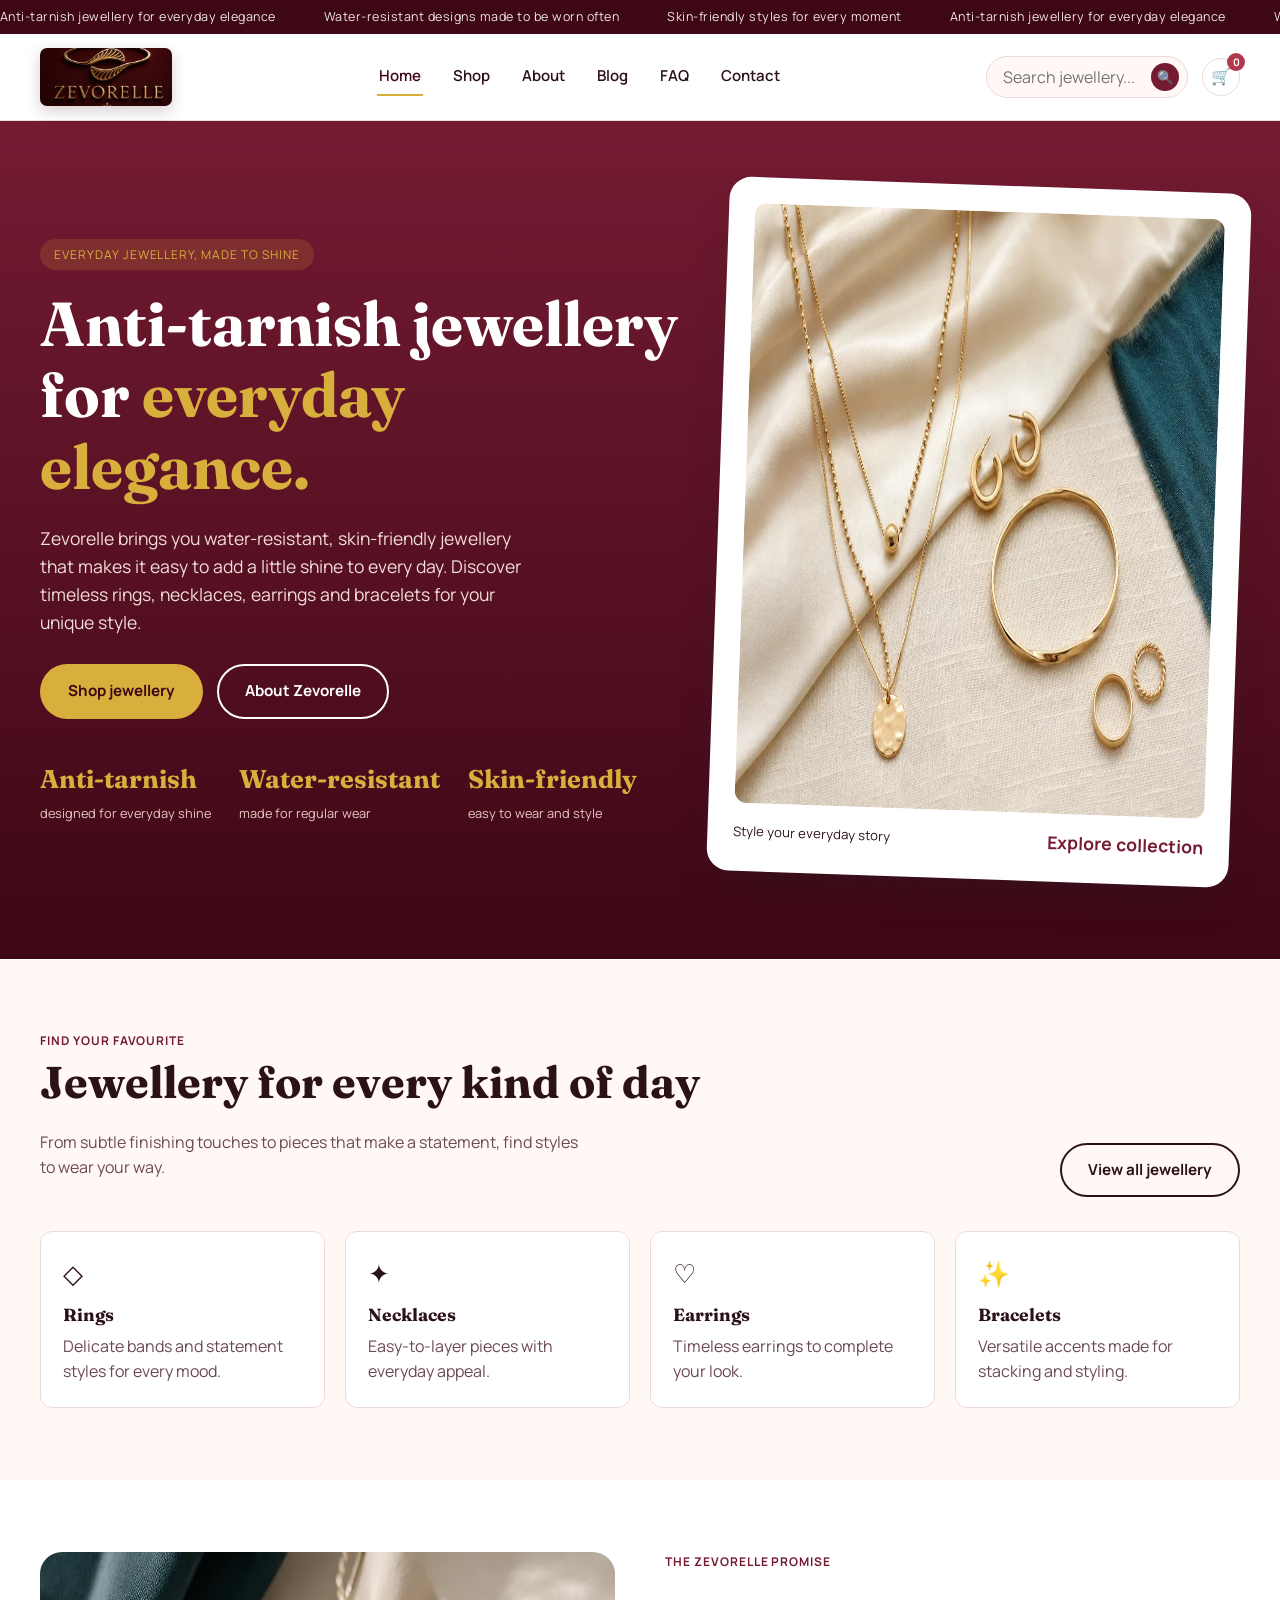
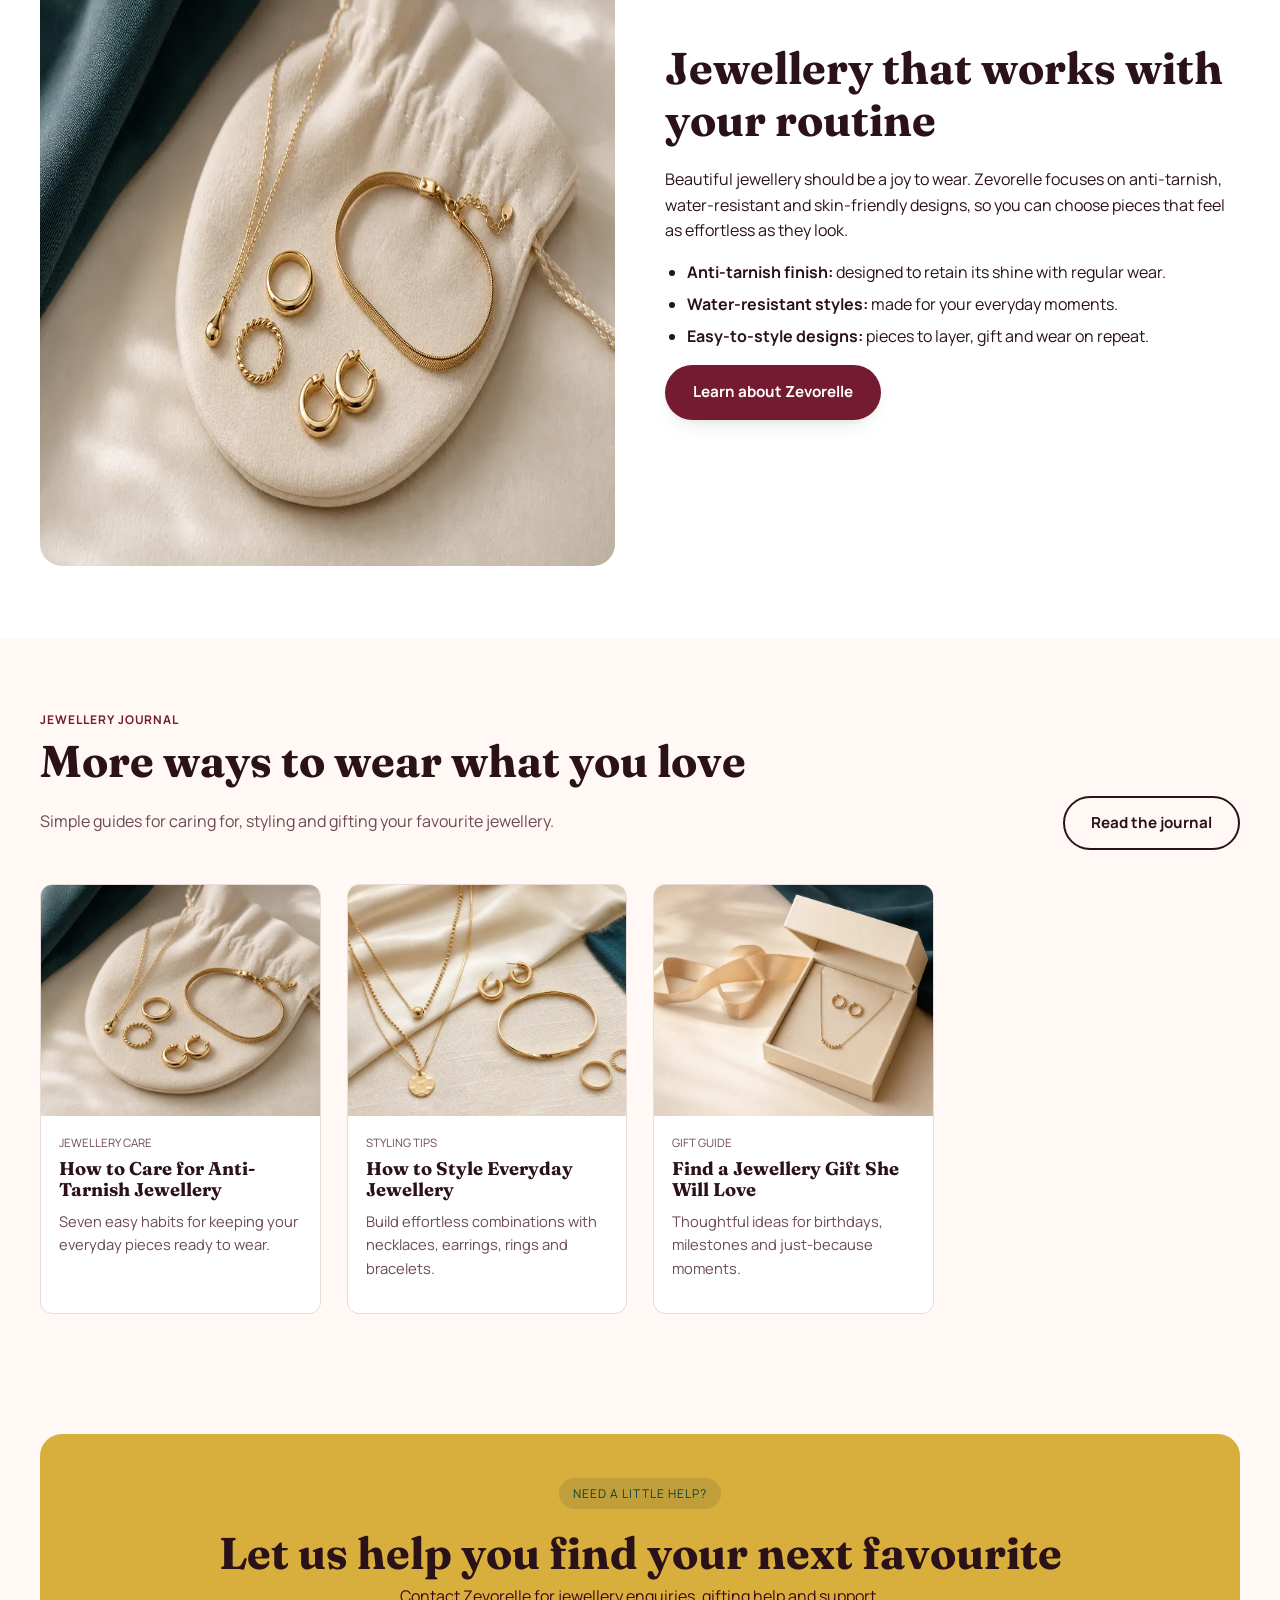
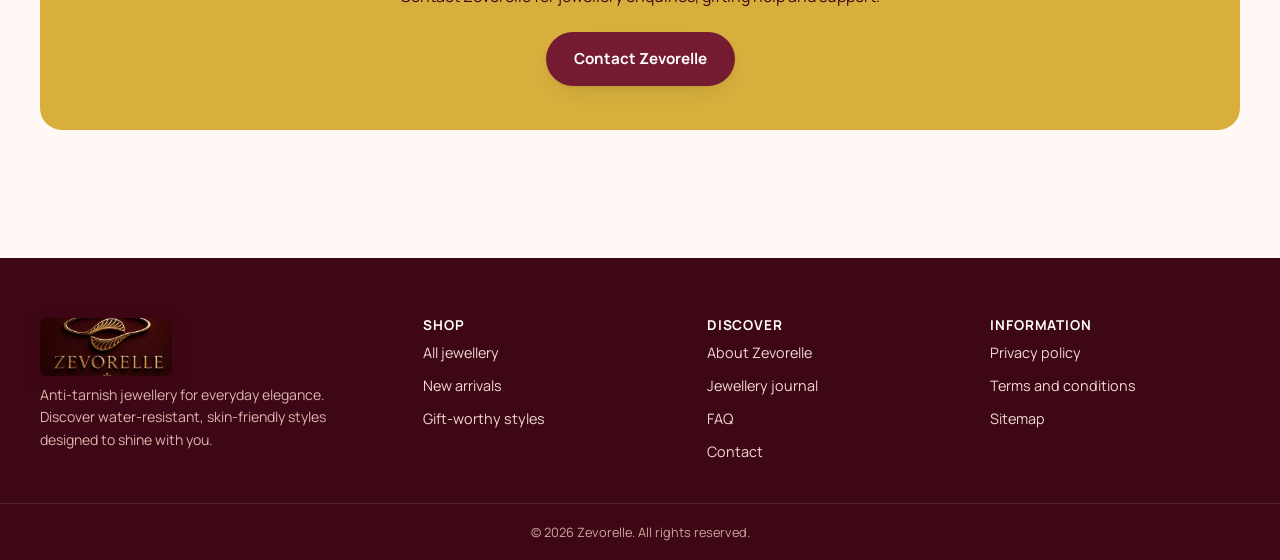
<file: index.html>
<!DOCTYPE html>
<html lang="en-IN">
<head>
  <meta charset="UTF-8" />
  <meta name="viewport" content="width=device-width, initial-scale=1.0" />
<!-- Google Tag Manager -->
<script>(function(w,d,s,l,i){w[l]=w[l]||[];w[l].push({'gtm.start':
new Date().getTime(),event:'gtm.js'});var f=d.getElementsByTagName(s)[0],
j=d.createElement(s),dl=l!='dataLayer'?'&l='+l:'';j.async=true;j.src=
'https://www.googletagmanager.com/gtm.js?id='+i+dl;f.parentNode.insertBefore(j,f);
})(window,document,'script','dataLayer','GTM-TR93FRN9');</script>
<!-- End Google Tag Manager -->
  <title>Anti-Tarnish Jewellery Online in India | Zevorelle</title>
  <meta name="description" content="Shop Zevorelle anti-tarnish jewellery online in India. Explore water-resistant, skin-friendly rings, necklaces, earrings and bracelets for everyday elegance." />
  <link rel="canonical" href="https://zevorelle.in" />
  <meta name="robots" content="index, follow, max-image-preview:large" />
  <meta name="author" content="Zevorelle" />
  <meta name="theme-color" content="#741B32" />

  <meta property="og:type" content="website" />
  <meta property="og:site_name" content="Zevorelle" />
  <meta property="og:title" content="Anti-Tarnish Jewellery Online in India | Zevorelle" />
  <meta property="og:description" content="Discover anti-tarnish, water-resistant and skin-friendly jewellery designed for everyday elegance." />
  <meta property="og:url" content="https://zevorelle.netlify.app/" />
  <meta property="og:image" content="https://zevorelle.netlify.app/images/blog/everyday-jewellery-styling-960.webp" />
  <meta property="og:image:alt" content="Gold-tone necklaces, earrings, bangle and rings from Zevorelle" />
  <meta property="og:locale" content="en_IN" />

  <meta name="twitter:card" content="summary_large_image" />
  <meta name="twitter:title" content="Anti-Tarnish Jewellery Online in India | Zevorelle" />
  <meta name="twitter:description" content="Everyday anti-tarnish jewellery from Zevorelle." />
  <meta name="twitter:image" content="https://zevorelle.netlify.app/images/blog/everyday-jewellery-styling-960.webp" />

  <link rel="icon" type="image/svg+xml" href="images/zevorelle-favicon.svg" />
  <link rel="manifest" href="manifest.json" />
  <link rel="preconnect" href="https://fonts.googleapis.com" />
  <link rel="preconnect" href="https://fonts.gstatic.com" crossorigin />
  <link href="https://fonts.googleapis.com/css2?family=Fraunces:opsz,wght@9..144,500;9..144,600;9..144,700&family=Manrope:wght@400;500;700;800&display=swap" rel="stylesheet" />
  <link rel="stylesheet" href="css/style.css" />

  <script type="application/ld+json">
  {
    "@context": "https://schema.org",
    "@graph": [
      {
        "@type": "Organization",
        "@id": "https://zevorelle.netlify.app/#organization",
        "name": "Zevorelle",
        "url": "https://zevorelle.netlify.app/",
        "logo": "https://zevorelle.netlify.app/images/zevorelle-favicon.svg",
        "description": "An Indian online jewellery brand offering anti-tarnish, water-resistant and skin-friendly fashion jewellery.",
        "email": "zevorelle@gmail.com",
        "telephone": "+918708461549",
        "address": {
          "@type": "PostalAddress",
          "addressLocality": "Rewari",
          "addressRegion": "Haryana",
          "addressCountry": "IN"
        },
        "areaServed": "India",
        "contactPoint": {
          "@type": "ContactPoint",
          "telephone": "+918708461549",
          "email": "zevorelle@gmail.com",
          "contactType": "customer service",
          "availableLanguage": ["English", "Hindi"]
        }
      },
      {
        "@type": "WebSite",
        "@id": "https://zevorelle.netlify.app/#website",
        "url": "https://zevorelle.netlify.app/",
        "name": "Zevorelle",
        "description": "Anti-tarnish jewellery online in India.",
        "publisher": { "@id": "https://zevorelle.netlify.app/#organization" },
        "inLanguage": "en-IN"
      },
      {
        "@type": "WebPage",
        "@id": "https://zevorelle.netlify.app/#webpage",
        "url": "https://zevorelle.netlify.app/",
        "name": "Anti-Tarnish Jewellery Online in India | Zevorelle",
        "description": "Shop anti-tarnish, water-resistant and skin-friendly jewellery from Zevorelle.",
        "isPartOf": { "@id": "https://zevorelle.netlify.app/#website" },
        "about": { "@id": "https://zevorelle.netlify.app/#organization" },
        "inLanguage": "en-IN"
      }
    ]
  }
  </script>

  <script async src="https://www.googletagmanager.com/gtag/js?id=AW-18357599384"></script>
  <script>
    window.dataLayer = window.dataLayer || [];
    function gtag(){dataLayer.push(arguments);}
    gtag('js', new Date());
    gtag('config', 'AW-18357599384');
  </script>
  
</head>
<body>
  <!-- Google Tag Manager (noscript) -->
<noscript><iframe src="https://www.googletagmanager.com/ns.html?id=GTM-TR93FRN9"
height="0" width="0" style="display:none;visibility:hidden"></iframe></noscript>
<!-- End Google Tag Manager (noscript) -->
  <a class="skip-link" href="#main">Skip to main content</a>

  <div class="ticker" aria-label="Zevorelle highlights">
    <div class="ticker__track">
      <span>Anti-tarnish jewellery for everyday elegance</span>
      <span>Water-resistant designs made to be worn often</span>
      <span>Skin-friendly styles for every moment</span>
      <span>Anti-tarnish jewellery for everyday elegance</span>
      <span>Water-resistant designs made to be worn often</span>
      <span>Skin-friendly styles for every moment</span>
    </div>
  </div>

  <header class="site-header">
    <div class="nav">
      <a href="index.html" class="brand" aria-label="Zevorelle home">
        <img class="brand__logo" src="images/brand/zevorelle-logo-400.webp" alt="" width="132" height="58" decoding="async" />
      </a>
      <nav class="nav__links" aria-label="Primary">
        <a href="index.html" aria-current="page">Home</a><a href="shop.html">Shop</a><a href="about.html">About</a><a href="blog.html">Blog</a><a href="faq.html">FAQ</a><a href="contact.html">Contact</a>
      </nav>
      <div class="nav__actions">
        <form class="nav__search" role="search" data-search-form action="shop.html" method="get">
          <label for="nav-search" class="visually-hidden">Search jewellery</label>
          <input type="search" id="nav-search" name="q" placeholder="Search jewellery..." data-product-search />
          <button type="submit" aria-label="Search"><span aria-hidden="true">&#128269;</span></button>
        </form>
        <a class="icon-btn" href="shop.html" aria-label="View cart">
          <span aria-hidden="true">&#128722;</span>
          <span class="cart-count" data-cart-count>0</span>
        </a>
        <button class="nav__toggle" aria-label="Toggle menu" aria-expanded="false">
          <span aria-hidden="true">&#9776;</span>
        </button>
      </div>
    </div>
  </header>

  <main id="main">
    <section class="hero" aria-labelledby="page-title">
      <div class="hero__grid">
        <div>
          <span class="eyebrow">Everyday jewellery, made to shine</span>
          <h1 id="page-title">Anti-tarnish jewellery for <em>everyday elegance.</em></h1>
          <p class="lede">Zevorelle brings you water-resistant, skin-friendly jewellery that makes it easy to add a little shine to every day. Discover timeless rings, necklaces, earrings and bracelets for your unique style.</p>
          <div class="hero__cta">
            <a href="shop.html" class="btn btn-gold">Shop jewellery</a>
            <a href="about.html" class="btn btn-outline" style="border-color:#fff;color:#fff;">About Zevorelle</a>
          </div>
          <div class="hero__stats" aria-label="Zevorelle jewellery features">
            <div><strong>Anti-tarnish</strong><span>designed for everyday shine</span></div>
            <div><strong>Water-resistant</strong><span>made for regular wear</span></div>
            <div><strong>Skin-friendly</strong><span>easy to wear and style</span></div>
          </div>
        </div>
        <div class="hero__visual">
          <img src="images/blog/everyday-jewellery-styling-960.webp" alt="Layered gold-tone necklaces, hoop earrings, bangle and rings styled on ivory fabric" width="960" height="600" fetchpriority="high" decoding="async" />
          <div class="badge">
            <span>Style your everyday story</span>
            <a href="shop.html" class="price">Explore collection</a>
          </div>
        </div>
      </div>
    </section>

    <section class="section" aria-labelledby="shop-by-type-heading">
      <div class="container">
        <div class="section__head">
          <div>
            <span class="section__kicker">Find your favourite</span>
            <h2 id="shop-by-type-heading">Jewellery for every kind of day</h2>
            <p>From subtle finishing touches to pieces that make a statement, find styles to wear your way.</p>
          </div>
          <a href="shop.html" class="btn btn-outline">View all jewellery</a>
        </div>
        <div class="value-grid">
          <a class="value-card" href="shop.html">
            <div class="value-card__icon" aria-hidden="true">&#9671;</div>
            <h3 style="font-size:1.1rem;">Rings</h3>
            <p style="color:var(--color-ink-soft);margin:0;">Delicate bands and statement styles for every mood.</p>
          </a>
          <a class="value-card" href="shop.html">
            <div class="value-card__icon" aria-hidden="true">&#10022;</div>
            <h3 style="font-size:1.1rem;">Necklaces</h3>
            <p style="color:var(--color-ink-soft);margin:0;">Easy-to-layer pieces with everyday appeal.</p>
          </a>
          <a class="value-card" href="shop.html">
            <div class="value-card__icon" aria-hidden="true">&#9825;</div>
            <h3 style="font-size:1.1rem;">Earrings</h3>
            <p style="color:var(--color-ink-soft);margin:0;">Timeless earrings to complete your look.</p>
          </a>
          <a class="value-card" href="shop.html">
            <div class="value-card__icon" aria-hidden="true">&#10024;</div>
            <h3 style="font-size:1.1rem;">Bracelets</h3>
            <p style="color:var(--color-ink-soft);margin:0;">Versatile accents made for stacking and styling.</p>
          </a>
        </div>
      </div>
    </section>

    <section class="section section--alt" aria-labelledby="why-zevorelle-heading">
      <div class="container two-col">
        <div>
          <img src="images/blog/anti-tarnish-jewellery-care-960.webp" alt="Gold-tone anti-tarnish necklace, rings, bracelet and hoop earrings arranged on an ivory jewellery pouch" width="960" height="614" loading="lazy" decoding="async" style="border-radius:var(--radius-lg);" />
        </div>
        <div class="prose">
          <span class="section__kicker">The Zevorelle promise</span>
          <h2 id="why-zevorelle-heading">Jewellery that works with your routine</h2>
          <p>Beautiful jewellery should be a joy to wear. Zevorelle focuses on anti-tarnish, water-resistant and skin-friendly designs, so you can choose pieces that feel as effortless as they look.</p>
          <ul>
            <li><strong>Anti-tarnish finish:</strong> designed to retain its shine with regular wear.</li>
            <li><strong>Water-resistant styles:</strong> made for your everyday moments.</li>
            <li><strong>Easy-to-style designs:</strong> pieces to layer, gift and wear on repeat.</li>
          </ul>
          <p><a href="about.html" class="btn btn-primary">Learn about Zevorelle</a></p>
        </div>
      </div>
    </section>

    <section class="section" aria-labelledby="journal-heading">
      <div class="container">
        <div class="section__head">
          <div>
            <span class="section__kicker">Jewellery journal</span>
            <h2 id="journal-heading">More ways to wear what you love</h2>
            <p>Simple guides for caring for, styling and gifting your favourite jewellery.</p>
          </div>
          <a href="blog.html" class="btn btn-outline">Read the journal</a>
        </div>
        <div class="post-grid">
          <article class="post-card">
            <figure class="post-card__media">
              <img class="blog-image--care" src="images/blog/anti-tarnish-jewellery-care-960.webp" alt="Gold-tone anti-tarnish jewellery arranged on a soft ivory pouch" width="960" height="614" loading="lazy" decoding="async" />
            </figure>
            <div class="post-card__body">
              <div class="post-card__meta">Jewellery Care</div>
              <h3><a href="blog.html#anti-tarnish-jewellery-care" class="stretched">How to Care for Anti-Tarnish Jewellery</a></h3>
              <p style="color:var(--color-ink-soft);font-size:0.92rem;">Seven easy habits for keeping your everyday pieces ready to wear.</p>
            </div>
          </article>
          <article class="post-card">
            <figure class="post-card__media">
              <img class="blog-image--style" src="images/blog/everyday-jewellery-styling-960.webp" alt="Layered gold-tone necklaces, hoop earrings, bangle and rings styled on ivory fabric" width="960" height="600" loading="lazy" decoding="async" />
            </figure>
            <div class="post-card__body">
              <div class="post-card__meta">Styling Tips</div>
              <h3><a href="blog.html#everyday-jewellery-styling" class="stretched">How to Style Everyday Jewellery</a></h3>
              <p style="color:var(--color-ink-soft);font-size:0.92rem;">Build effortless combinations with necklaces, earrings, rings and bracelets.</p>
            </div>
          </article>
          <article class="post-card">
            <figure class="post-card__media">
              <img class="blog-image--gift" src="images/blog/jewellery-gift-guide-960.webp" alt="Gold-tone necklace and hoop earrings presented in an unbranded ivory jewellery gift box" width="960" height="600" loading="lazy" decoding="async" />
            </figure>
            <div class="post-card__body">
              <div class="post-card__meta">Gift Guide</div>
              <h3><a href="blog.html#jewellery-gift-guide" class="stretched">Find a Jewellery Gift She Will Love</a></h3>
              <p style="color:var(--color-ink-soft);font-size:0.92rem;">Thoughtful ideas for birthdays, milestones and just-because moments.</p>
            </div>
          </article>
        </div>
      </div>
    </section>

    <section class="section section--tight" aria-labelledby="contact-cta-heading">
      <div class="container">
        <div class="newsletter">
          <span class="eyebrow" style="background:rgba(20,37,35,.12);color:#0A403C;">Need a little help?</span>
          <h2 id="contact-cta-heading">Let us help you find your next favourite</h2>
          <p>Contact Zevorelle for jewellery enquiries, gifting help and support.</p>
          <p style="margin:22px 0 0;"><a href="contact.html" class="btn btn-primary">Contact Zevorelle</a></p>
        </div>
      </div>
    </section>
  </main>

  <footer class="site-footer">
    <div class="footer__grid">
      <div class="footer__brand">
        <a href="index.html" class="brand" aria-label="Zevorelle home"><img class="brand__logo" src="images/brand/zevorelle-logo-400.webp" alt="" width="132" height="58" loading="lazy" decoding="async" /></a>
        <p>Anti-tarnish jewellery for everyday elegance. Discover water-resistant, skin-friendly styles designed to shine with you.</p>
      </div>
      <div>
        <h4>Shop</h4>
        <ul>
          <li><a href="shop.html">All jewellery</a></li>
          <li><a href="shop.html">New arrivals</a></li>
          <li><a href="shop.html">Gift-worthy styles</a></li>
        </ul>
      </div>
      <div>
        <h4>Discover</h4>
        <ul>
          <li><a href="about.html">About Zevorelle</a></li>
          <li><a href="blog.html">Jewellery journal</a></li>
          <li><a href="faq.html">FAQ</a></li>
          <li><a href="contact.html">Contact</a></li>
        </ul>
      </div>
      <div>
        <h4>Information</h4>
        <ul>
          <li><a href="privacy-policy.html">Privacy policy</a></li>
          <li><a href="terms.html">Terms and conditions</a></li>
          <li><a href="sitemap.xml">Sitemap</a></li>
        </ul>
      </div>
    </div>
    <div class="footer__bottom">
      &copy; <span data-year>2026</span> Zevorelle. All rights reserved.
    </div>
  </footer>

  <script src="js/main.js"></script>
</body>
</html>
</file>
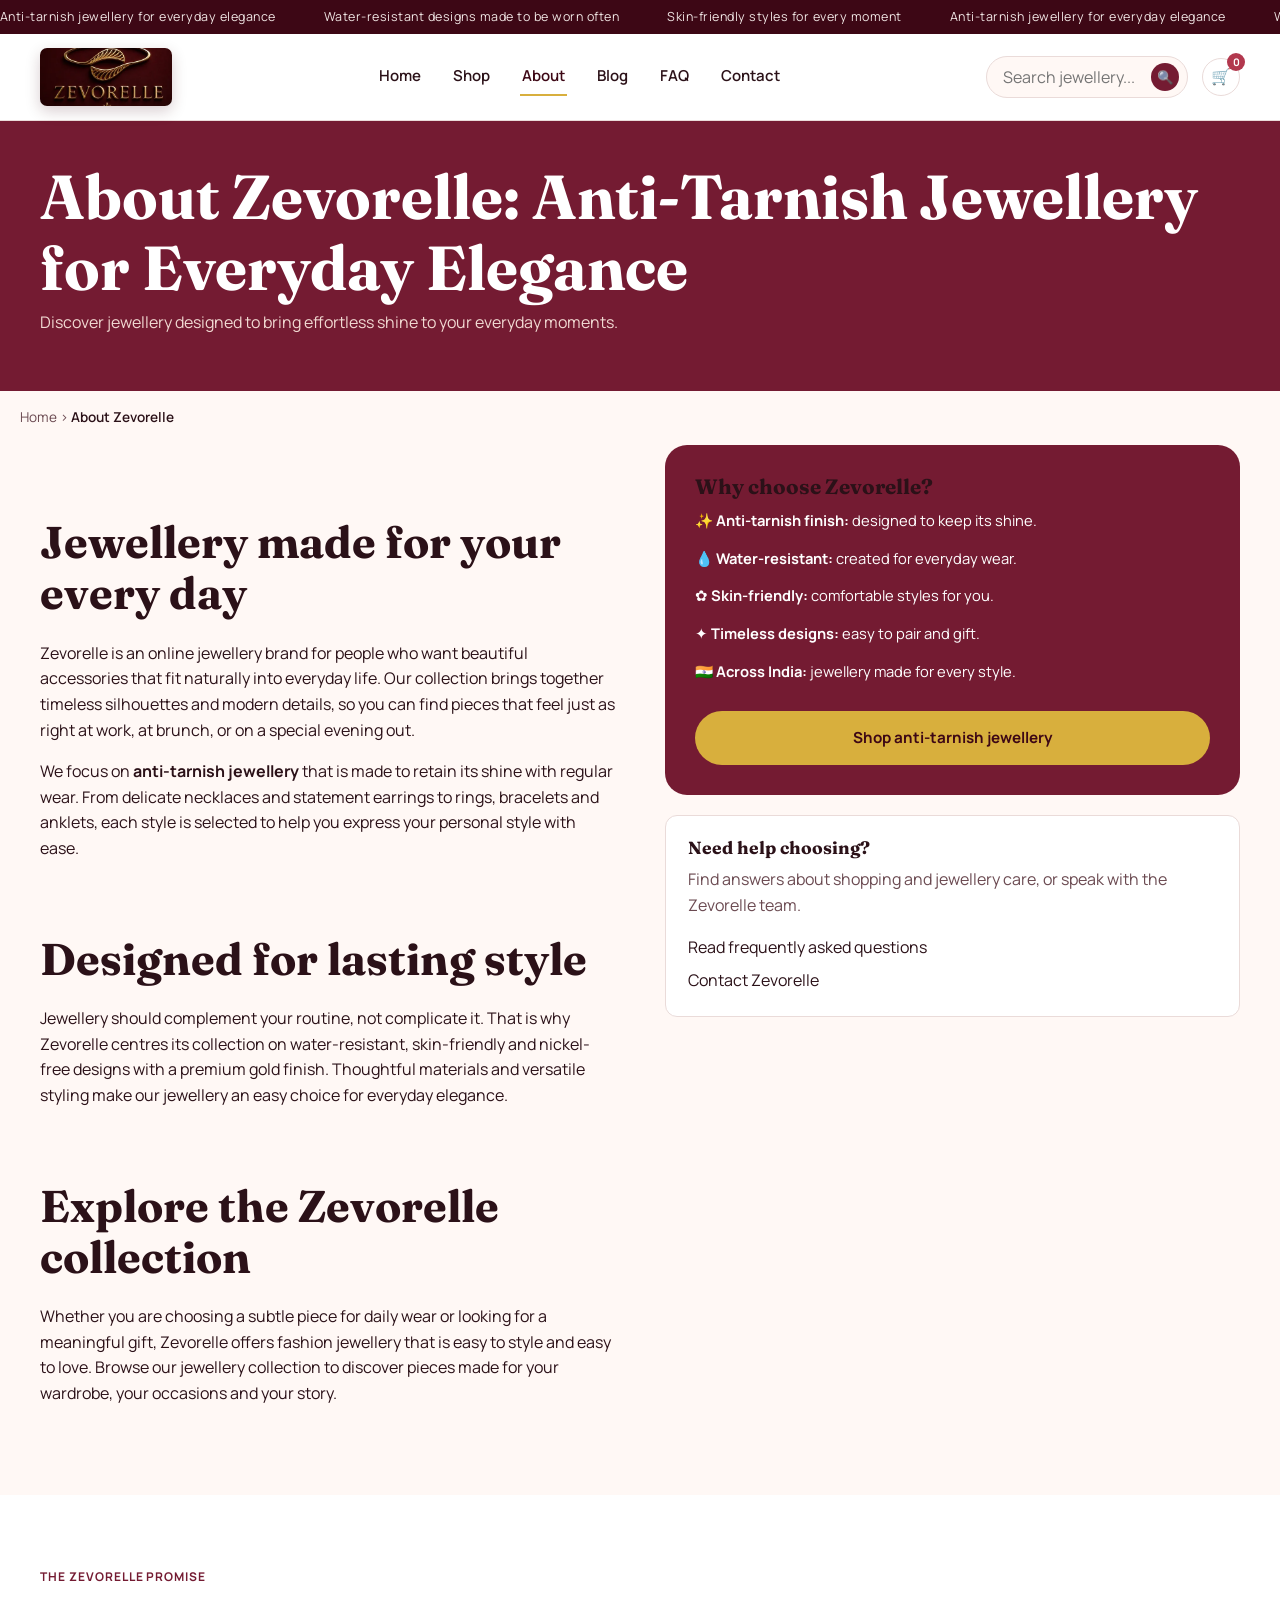
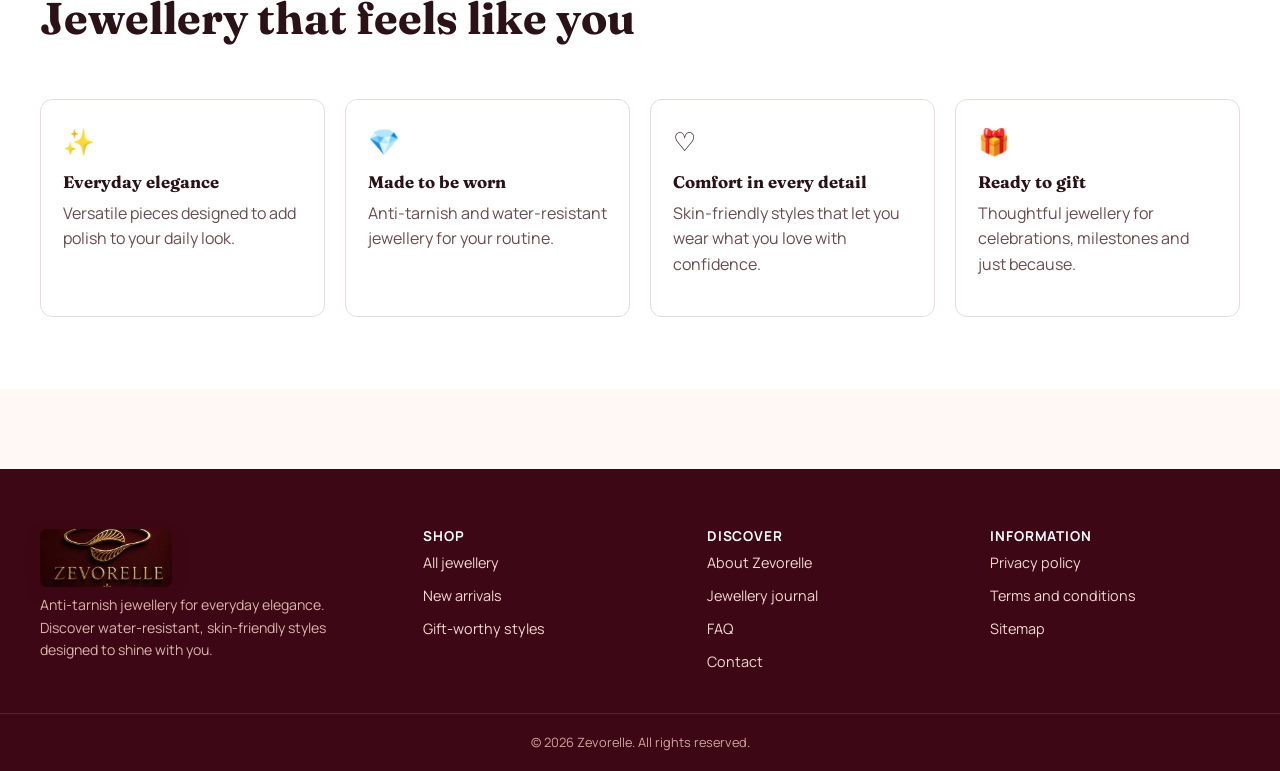
<file: about.html>
<!DOCTYPE html>
<html lang="en-IN">
<head>
  <meta charset="UTF-8" />
  <meta name="viewport" content="width=device-width, initial-scale=1.0" />
  <!-- Google Tag Manager -->
<script>(function(w,d,s,l,i){w[l]=w[l]||[];w[l].push({'gtm.start':
new Date().getTime(),event:'gtm.js'});var f=d.getElementsByTagName(s)[0],
j=d.createElement(s),dl=l!='dataLayer'?'&l='+l:'';j.async=true;j.src=
'https://www.googletagmanager.com/gtm.js?id='+i+dl;f.parentNode.insertBefore(j,f);
})(window,document,'script','dataLayer','GTM-TR93FRN9');</script>
<!-- End Google Tag Manager -->

  <title>About Zevorelle | Anti-Tarnish Jewellery in India</title>
  <meta name="description" content="Discover Zevorelle, an Indian online jewellery brand for elegant anti-tarnish, water-resistant and skin-friendly pieces made for everyday wear." />
  <link rel="canonical" href="https://zevorelle.in/about.html" />
  <meta name="robots" content="index, follow, max-image-preview:large" />
  <meta name="author" content="Zevorelle" />
  <meta name="theme-color" content="#741B32" />

  <meta property="og:type" content="website" />
  <meta property="og:site_name" content="Zevorelle" />
  <meta property="og:title" content="About Zevorelle | Anti-Tarnish Jewellery in India" />
  <meta property="og:description" content="Meet Zevorelle, an online jewellery brand creating anti-tarnish, water-resistant and skin-friendly pieces for everyday elegance." />
  <meta property="og:url" content="https://zevorelle.netlify.app/about.html" />
  <meta property="og:image" content="https://zevorelle.netlify.app/images/brand/zevorelle-logo-400.webp" />
  <meta property="og:image:alt" content="Zevorelle anti-tarnish jewellery" />
  <meta property="og:locale" content="en_IN" />

  <meta name="twitter:card" content="summary_large_image" />
  <meta name="twitter:title" content="About Zevorelle | Anti-Tarnish Jewellery in India" />
  <meta name="twitter:description" content="Discover Zevorelle's anti-tarnish jewellery, designed for elegant everyday wear across India." />
  <meta name="twitter:image" content="https://zevorelle.netlify.app/images/brand/zevorelle-logo-400.webp" />

  <link rel="icon" type="image/svg+xml" href="images/zevorelle-favicon.svg" />
  <link rel="manifest" href="manifest.json" />

  <link rel="preconnect" href="https://fonts.googleapis.com" />
  <link rel="preconnect" href="https://fonts.gstatic.com" crossorigin />
  <link href="https://fonts.googleapis.com/css2?family=Fraunces:opsz,wght@9..144,500;9..144,600;9..144,700&family=Manrope:wght@400;500;700;800&display=swap" rel="stylesheet" />
  <link rel="stylesheet" href="css/style.css" />

  <script type="application/ld+json">
  {
    "@context": "https://schema.org",
    "@graph": [
      {
        "@type": "Organization",
        "@id": "https://zevorelle.netlify.app/#organization",
        "name": "Zevorelle",
        "url": "https://zevorelle.netlify.app/",
        "logo": "https://zevorelle.netlify.app/images/zevorelle-favicon.svg",
        "description": "An Indian online jewellery brand offering anti-tarnish, water-resistant and skin-friendly fashion jewellery."
      },
      {
        "@type": "WebSite",
        "@id": "https://zevorelle.netlify.app/#website",
        "url": "https://zevorelle.netlify.app/",
        "name": "Zevorelle",
        "publisher": { "@id": "https://zevorelle.netlify.app/#organization" },
        "inLanguage": "en-IN"
      },
      {
        "@type": "AboutPage",
        "@id": "https://zevorelle.netlify.app/about.html#webpage",
        "url": "https://zevorelle.netlify.app/about.html",
        "name": "About Zevorelle | Anti-Tarnish Jewellery in India",
        "description": "Learn about Zevorelle and its collection of anti-tarnish jewellery for everyday wear.",
        "isPartOf": { "@id": "https://zevorelle.netlify.app/#website" },
        "about": { "@id": "https://zevorelle.netlify.app/#organization" },
        "inLanguage": "en-IN"
      },
      {
        "@type": "BreadcrumbList",
        "itemListElement": [
          { "@type": "ListItem", "position": 1, "name": "Home", "item": "https://zevorelle.netlify.app/" },
          { "@type": "ListItem", "position": 2, "name": "About Zevorelle", "item": "https://zevorelle.netlify.app/about.html" }
        ]
      }
    ]
  }
  </script>
</head>
<body>
  <a class="skip-link" href="#main">Skip to main content</a>

  <div class="ticker" aria-label="Zevorelle highlights">
    <div class="ticker__track">
      <span>Anti-tarnish jewellery for everyday elegance</span>
      <span>Water-resistant designs made to be worn often</span>
      <span>Skin-friendly styles for every moment</span>
      <span>Anti-tarnish jewellery for everyday elegance</span>
      <span>Water-resistant designs made to be worn often</span>
      <span>Skin-friendly styles for every moment</span>
    </div>
  </div>

  <header class="site-header">
    <div class="nav">
      <a href="index.html" class="brand" aria-label="Zevorelle home">
        <img class="brand__logo" src="images/brand/zevorelle-logo-400.webp" alt="" width="132" height="58" decoding="async" />
      </a>
      <nav class="nav__links" aria-label="Primary">
        <a href="index.html">Home</a><a href="shop.html">Shop</a><a href="about.html" aria-current="page">About</a><a href="blog.html">Blog</a><a href="faq.html">FAQ</a><a href="contact.html">Contact</a>
      </nav>
      <div class="nav__actions">
        <form class="nav__search" role="search" data-search-form action="shop.html" method="get">
          <label for="nav-search" class="visually-hidden">Search jewellery</label>
          <input type="search" id="nav-search" name="q" placeholder="Search jewellery..." data-product-search />
          <button type="submit" aria-label="Search"><span aria-hidden="true">&#128269;</span></button>
        </form>
        <a class="icon-btn" href="shop.html" aria-label="View cart">
          <span aria-hidden="true">&#128722;</span>
          <span class="cart-count" data-cart-count>0</span>
        </a>
        <button class="nav__toggle" aria-label="Toggle menu" aria-expanded="false">
          <span aria-hidden="true">&#9776;</span>
        </button>
      </div>
    </div>
  </header>

  <main id="main">
    <section class="page-hero" aria-labelledby="page-title">
      <div class="container">
        <h1 id="page-title">About Zevorelle: Anti-Tarnish Jewellery for Everyday Elegance</h1>
        <p>Discover jewellery designed to bring effortless shine to your everyday moments.</p>
      </div>
    </section>

    <nav class="breadcrumb container" aria-label="Breadcrumb">
      <a href="index.html">Home</a> <span aria-hidden="true">&rsaquo;</span> <span aria-current="page">About Zevorelle</span>
    </nav>

    <section class="section" style="padding-top:0;">
      <div class="container two-col">
        <div class="prose">
          <h2>Jewellery made for your every day</h2>
          <p>Zevorelle is an online jewellery brand for people who want beautiful accessories that fit naturally into everyday life. Our collection brings together timeless silhouettes and modern details, so you can find pieces that feel just as right at work, at brunch, or on a special evening out.</p>
          <p>We focus on <strong>anti-tarnish jewellery</strong> that is made to retain its shine with regular wear. From delicate necklaces and statement earrings to rings, bracelets and anklets, each style is selected to help you express your personal style with ease.</p>

          <h2>Designed for lasting style</h2>
          <p>Jewellery should complement your routine, not complicate it. That is why Zevorelle centres its collection on water-resistant, skin-friendly and nickel-free designs with a premium gold finish. Thoughtful materials and versatile styling make our jewellery an easy choice for everyday elegance.</p>

          <h2>Explore the Zevorelle collection</h2>
          <p>Whether you are choosing a subtle piece for daily wear or looking for a meaningful gift, Zevorelle offers fashion jewellery that is easy to style and easy to love. <a href="shop.html">Browse our jewellery collection</a> to discover pieces made for your wardrobe, your occasions and your story.</p>
        </div>

        <aside aria-labelledby="why-choose-heading">
          <div class="contact-info-card">
            <h2 id="why-choose-heading" style="font-size:1.3rem;">Why choose Zevorelle?</h2>
            <ul>
              <li><span aria-hidden="true">&#10024;</span> <strong>Anti-tarnish finish:</strong> designed to keep its shine.</li>
              <li><span aria-hidden="true">&#128167;</span> <strong>Water-resistant:</strong> created for everyday wear.</li>
              <li><span aria-hidden="true">&#10047;</span> <strong>Skin-friendly:</strong> comfortable styles for you.</li>
              <li><span aria-hidden="true">&#10022;</span> <strong>Timeless designs:</strong> easy to pair and gift.</li>
              <li><span aria-hidden="true">&#127470;&#127475;</span> <strong>Across India:</strong> jewellery made for every style.</li>
            </ul>
            <a href="shop.html" class="btn btn-gold btn-block" style="margin-top:14px;">Shop anti-tarnish jewellery</a>
          </div>

          <div class="value-card" style="margin-top:20px;">
            <h2 style="font-size:1.1rem;">Need help choosing?</h2>
            <p style="color:var(--color-ink-soft);">Find answers about shopping and jewellery care, or speak with the Zevorelle team.</p>
            <ul style="margin-top:10px;">
              <li style="margin-bottom:8px;"><a href="faq.html">Read frequently asked questions</a></li>
              <li><a href="contact.html">Contact Zevorelle</a></li>
            </ul>
          </div>
        </aside>
      </div>
    </section>

    <section class="section section--alt" aria-labelledby="values-heading">
      <div class="container">
        <div class="section__head">
          <div>
            <span class="section__kicker">The Zevorelle promise</span>
            <h2 id="values-heading">Jewellery that feels like you</h2>
          </div>
        </div>
        <div class="value-grid">
          <div class="value-card">
            <div class="value-card__icon" aria-hidden="true">&#10024;</div>
            <h3 style="font-size:1.05rem;">Everyday elegance</h3>
            <p style="color:var(--color-ink-soft);">Versatile pieces designed to add polish to your daily look.</p>
          </div>
          <div class="value-card">
            <div class="value-card__icon" aria-hidden="true">&#128142;</div>
            <h3 style="font-size:1.05rem;">Made to be worn</h3>
            <p style="color:var(--color-ink-soft);">Anti-tarnish and water-resistant jewellery for your routine.</p>
          </div>
          <div class="value-card">
            <div class="value-card__icon" aria-hidden="true">&#9825;</div>
            <h3 style="font-size:1.05rem;">Comfort in every detail</h3>
            <p style="color:var(--color-ink-soft);">Skin-friendly styles that let you wear what you love with confidence.</p>
          </div>
          <div class="value-card">
            <div class="value-card__icon" aria-hidden="true">&#127873;</div>
            <h3 style="font-size:1.05rem;">Ready to gift</h3>
            <p style="color:var(--color-ink-soft);">Thoughtful jewellery for celebrations, milestones and just because.</p>
          </div>
        </div>
      </div>
    </section>
  </main>

  <footer class="site-footer">
    <div class="footer__grid">
      <div class="footer__brand">
        <a href="index.html" class="brand" aria-label="Zevorelle home"><img class="brand__logo" src="images/brand/zevorelle-logo-400.webp" alt="" width="132" height="58" loading="lazy" decoding="async" /></a>
        <p>Anti-tarnish jewellery for everyday elegance. Discover water-resistant, skin-friendly styles designed to shine with you.</p>
      </div>
      <div>
        <h4>Shop</h4>
        <ul>
          <li><a href="shop.html">All jewellery</a></li>
          <li><a href="shop.html">New arrivals</a></li>
          <li><a href="shop.html">Gift-worthy styles</a></li>
        </ul>
      </div>
      <div>
        <h4>Discover</h4>
        <ul>
          <li><a href="about.html">About Zevorelle</a></li>
          <li><a href="blog.html">Jewellery journal</a></li>
          <li><a href="faq.html">FAQ</a></li>
          <li><a href="contact.html">Contact</a></li>
        </ul>
      </div>
      <div>
        <h4>Information</h4>
        <ul>
          <li><a href="privacy-policy.html">Privacy policy</a></li>
          <li><a href="terms.html">Terms and conditions</a></li>
          <li><a href="sitemap.xml">Sitemap</a></li>
        </ul>
      </div>
    </div>
    <div class="footer__bottom">
      &copy; <span data-year>2026</span> Zevorelle. All rights reserved.
    </div>
  </footer>

  <script src="js/main.js"></script>
</body>
</html>
</file>
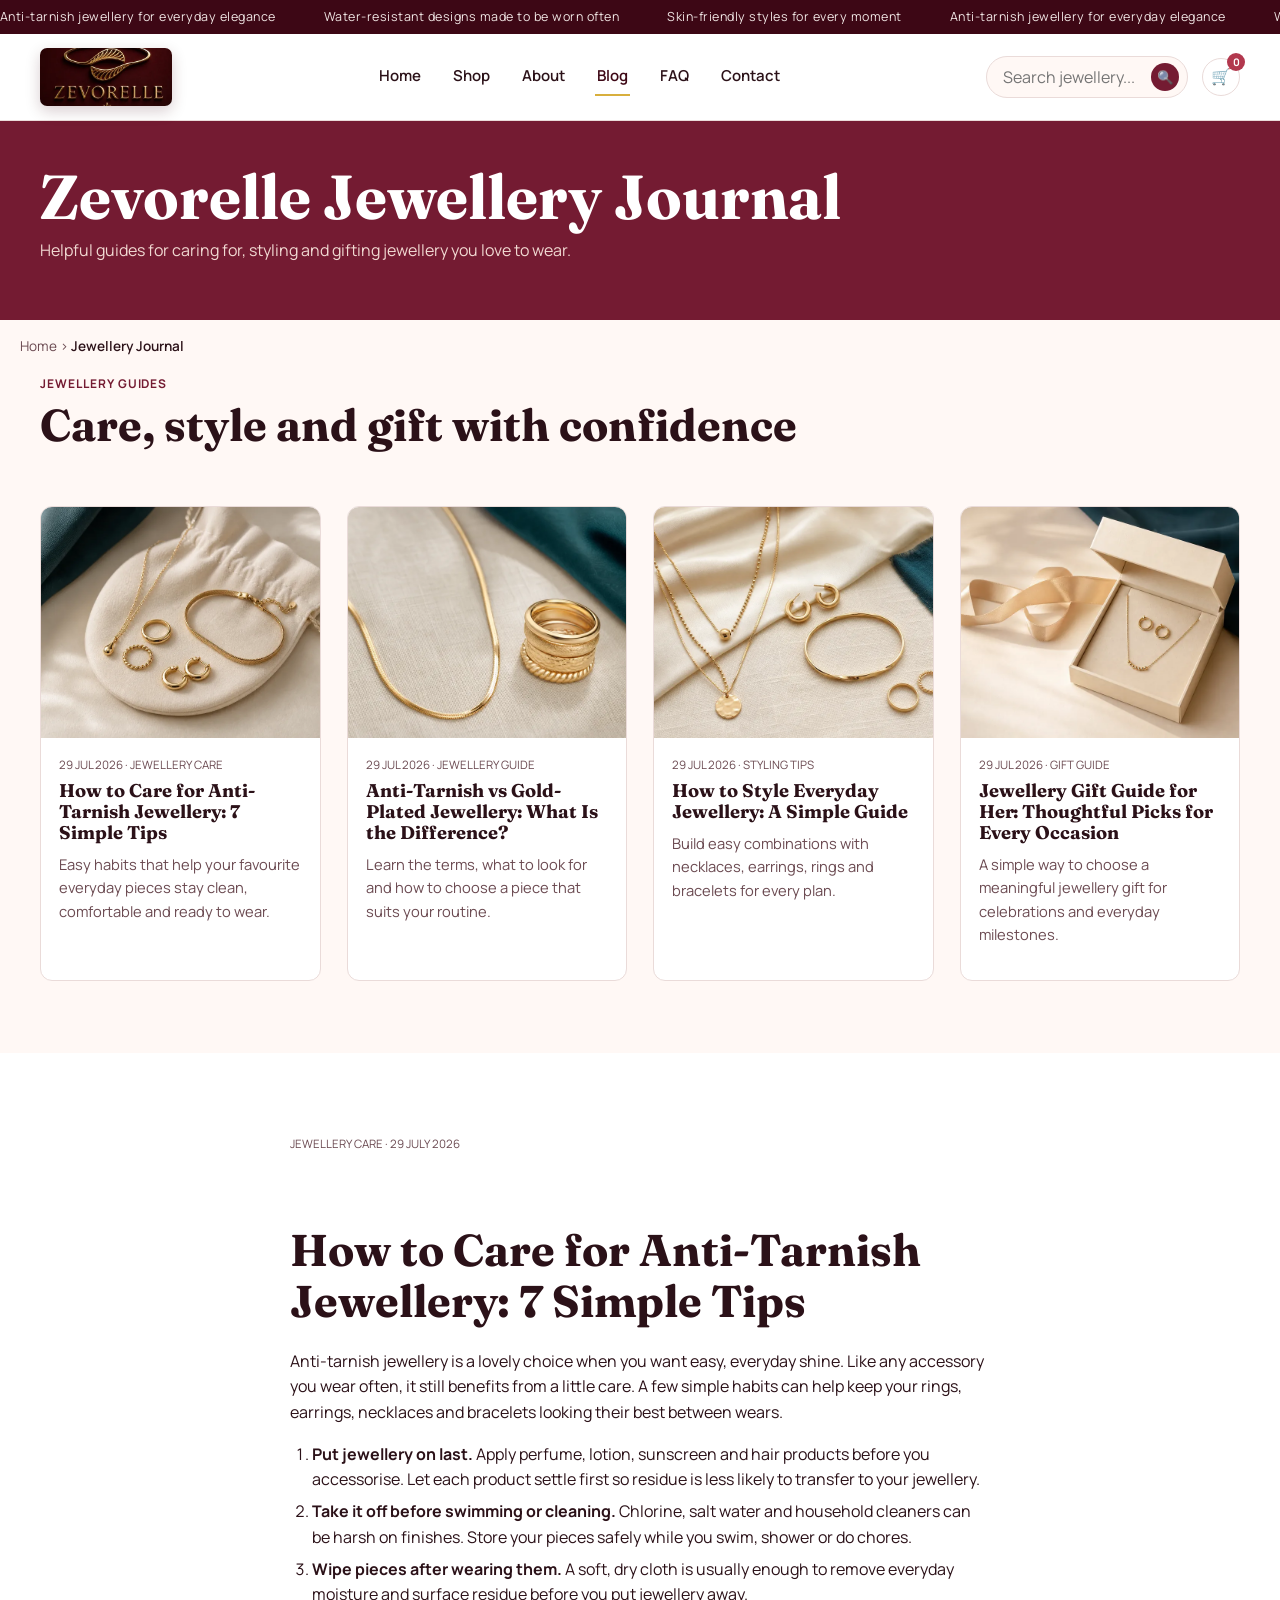
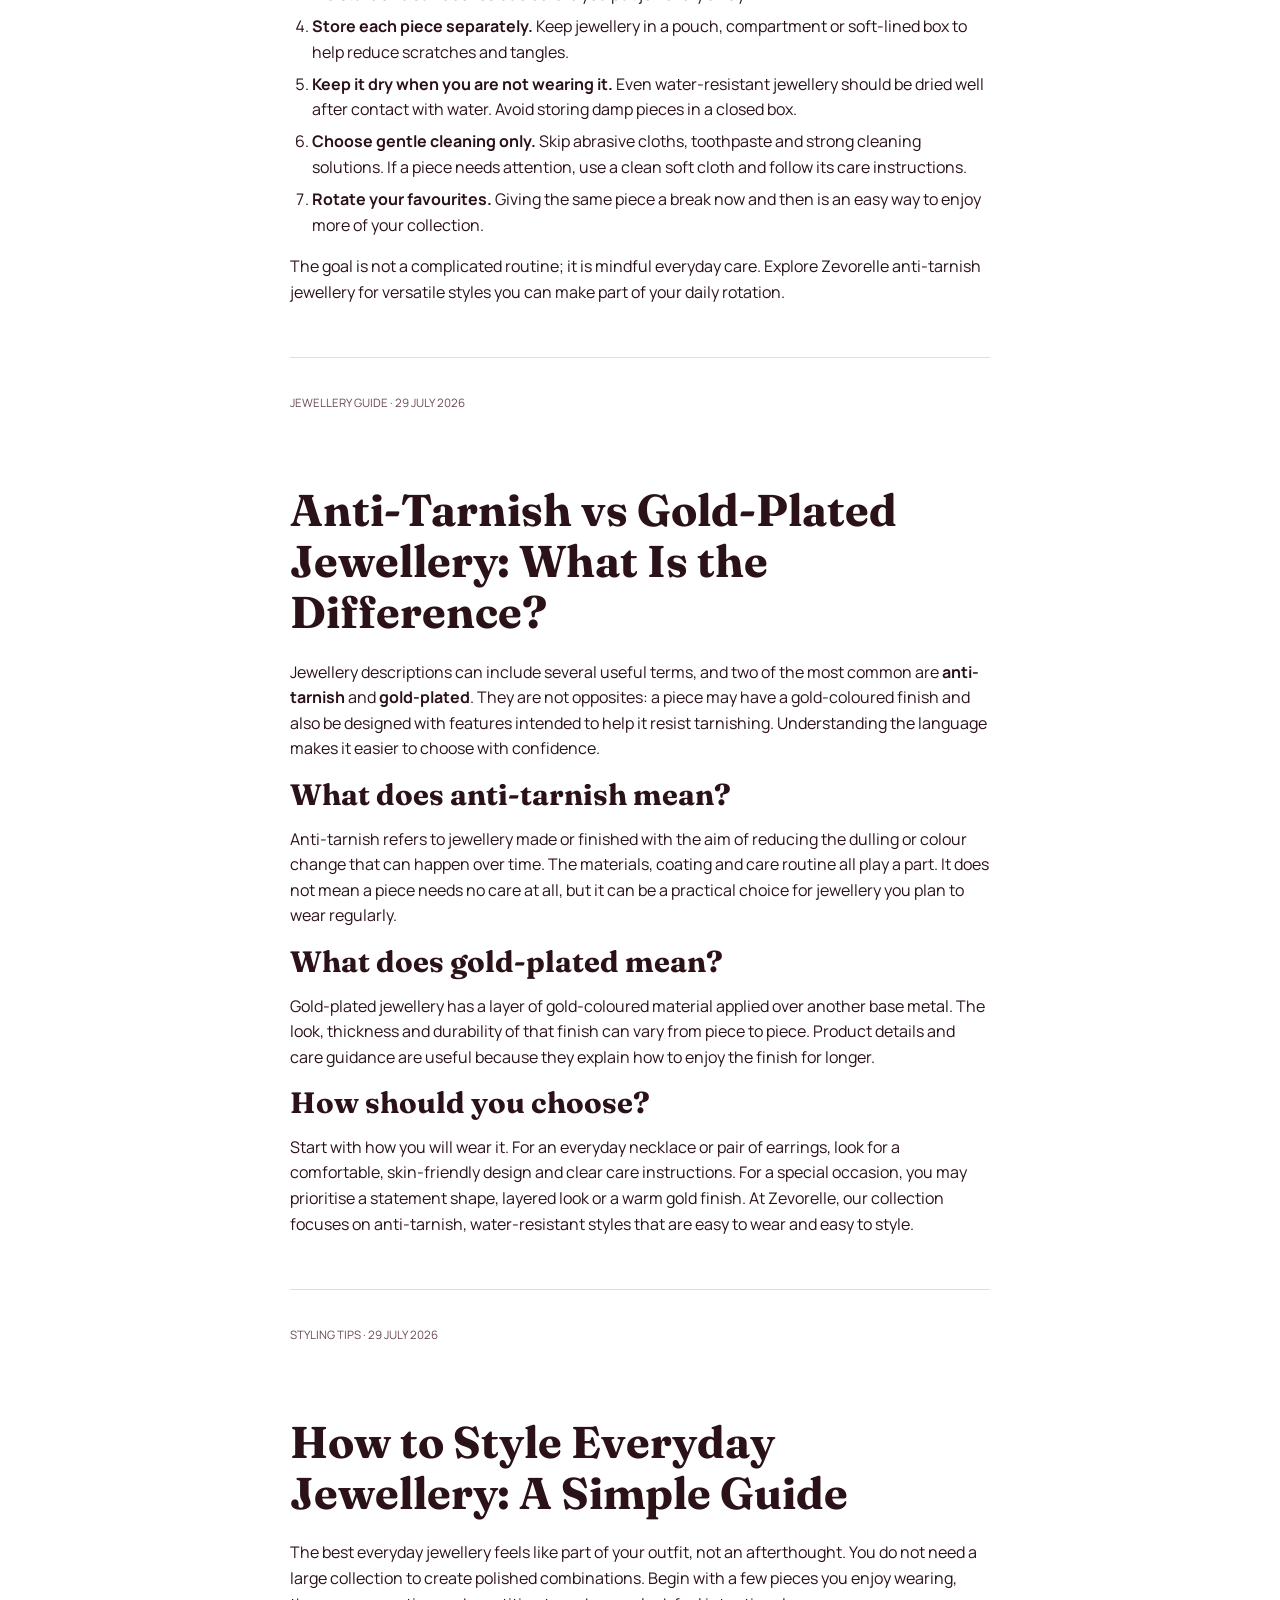
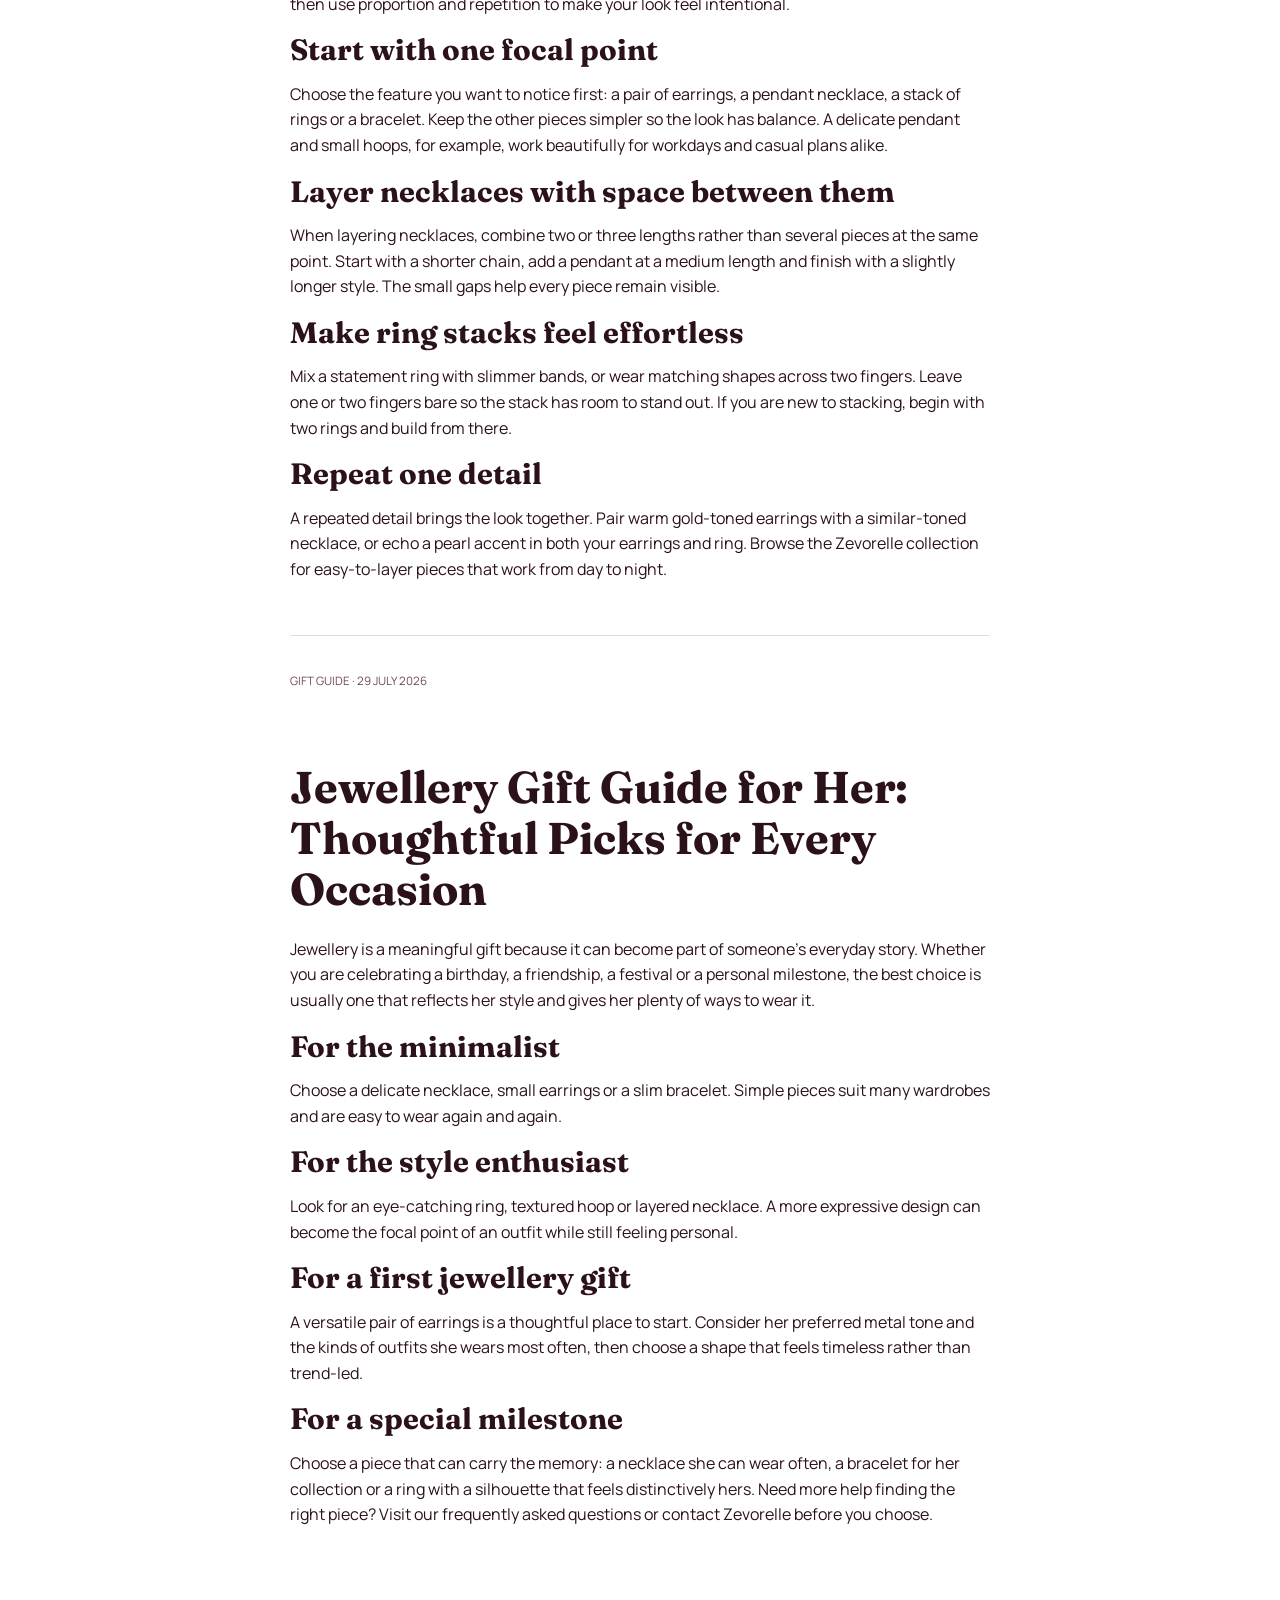
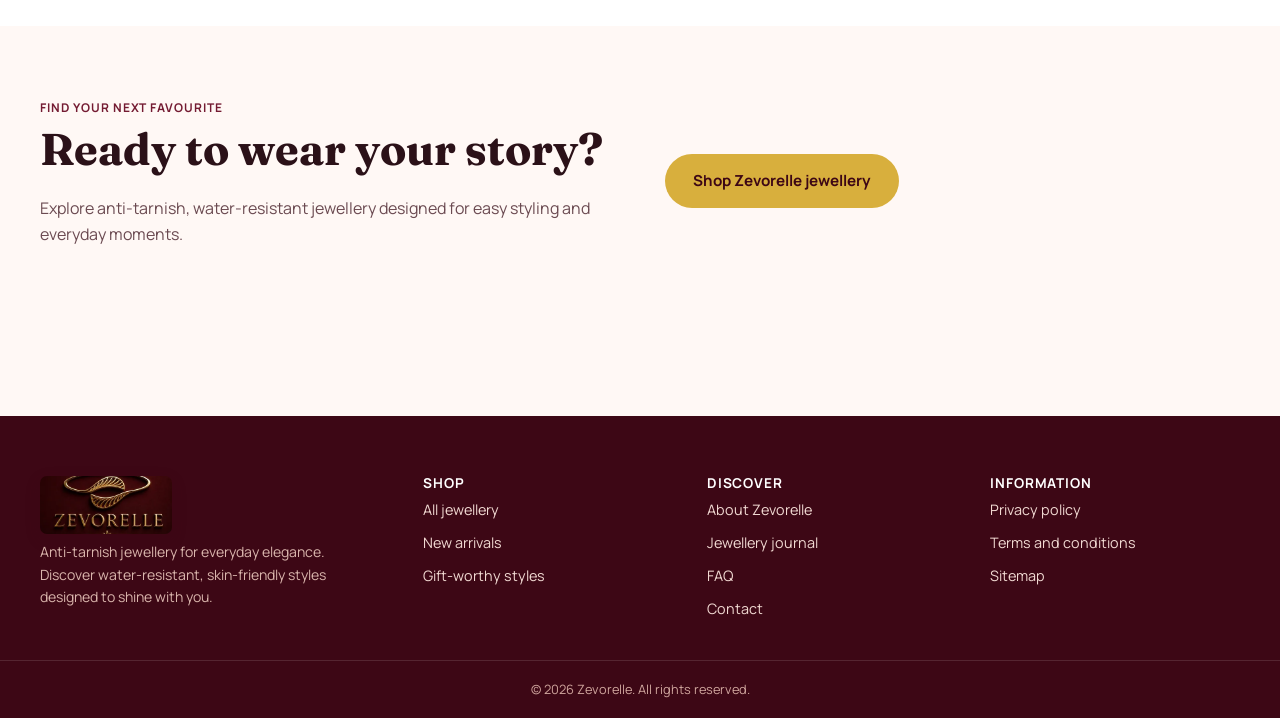
<file: blog.html>
<!DOCTYPE html>
<html lang="en-IN">
<head>
  <meta charset="UTF-8" />
  <meta name="viewport" content="width=device-width, initial-scale=1.0" />
  <!-- Google Tag Manager -->
<script>(function(w,d,s,l,i){w[l]=w[l]||[];w[l].push({'gtm.start':
new Date().getTime(),event:'gtm.js'});var f=d.getElementsByTagName(s)[0],
j=d.createElement(s),dl=l!='dataLayer'?'&l='+l:'';j.async=true;j.src=
'https://www.googletagmanager.com/gtm.js?id='+i+dl;f.parentNode.insertBefore(j,f);
})(window,document,'script','dataLayer','GTM-TR93FRN9');</script>
<!-- End Google Tag Manager -->

  <title>Jewellery Care & Styling Blog | Zevorelle India</title>
  <meta name="description" content="Explore Zevorelle's jewellery journal for anti-tarnish jewellery care, everyday styling ideas and thoughtful gifting guides for women in India." />
  <link rel="canonical" href=" https://zevorelle.in/blog.html" />
  <meta name="robots" content="index, follow, max-image-preview:large" />
  <meta name="author" content="Zevorelle" />
  <meta name="theme-color" content="#741B32" />

  <meta property="og:type" content="website" />
  <meta property="og:site_name" content="Zevorelle" />
  <meta property="og:title" content="Jewellery Care & Styling Blog | Zevorelle India" />
  <meta property="og:description" content="Practical guides for caring for anti-tarnish jewellery, styling everyday pieces and choosing meaningful gifts." />
  <meta property="og:url" content="https://zevorelle.netlify.app/blog.html" />
  <meta property="og:image" content="https://zevorelle.netlify.app/images/blog/anti-tarnish-jewellery-care-960.webp" />
  <meta property="og:image:alt" content="Gold-tone anti-tarnish jewellery from the Zevorelle Jewellery Journal" />
  <meta property="og:locale" content="en_IN" />

  <meta name="twitter:card" content="summary_large_image" />
  <meta name="twitter:title" content="Jewellery Care & Styling Blog | Zevorelle India" />
  <meta name="twitter:description" content="Jewellery care, styling and gifting guides from Zevorelle." />
  <meta name="twitter:image" content="https://zevorelle.netlify.app/images/blog/anti-tarnish-jewellery-care-960.webp" />

  <link rel="icon" type="image/svg+xml" href="images/zevorelle-favicon.svg" />
  <link rel="manifest" href="manifest.json" />
  <link rel="preconnect" href="https://fonts.googleapis.com" />
  <link rel="preconnect" href="https://fonts.gstatic.com" crossorigin />
  <link href="https://fonts.googleapis.com/css2?family=Fraunces:opsz,wght@9..144,500;9..144,600;9..144,700&family=Manrope:wght@400;500;700;800&display=swap" rel="stylesheet" />
  <link rel="stylesheet" href="css/style.css" />

  <script type="application/ld+json">
  {
    "@context": "https://schema.org",
    "@graph": [
      {
        "@type": "Organization",
        "@id": "https://zevorelle.netlify.app/#organization",
        "name": "Zevorelle",
        "url": "https://zevorelle.netlify.app/",
        "logo": "https://zevorelle.netlify.app/images/zevorelle-favicon.svg"
      },
      {
        "@type": "Blog",
        "@id": "https://zevorelle.netlify.app/blog.html#blog",
        "url": "https://zevorelle.netlify.app/blog.html",
        "name": "Zevorelle Jewellery Journal",
        "description": "Jewellery care, styling and gifting guides from Zevorelle.",
        "publisher": { "@id": "https://zevorelle.netlify.app/#organization" },
        "inLanguage": "en-IN",
        "blogPost": [
          {
            "@type": "BlogPosting",
            "headline": "How to Care for Anti-Tarnish Jewellery: 7 Simple Tips",
            "url": "https://zevorelle.netlify.app/blog.html#anti-tarnish-jewellery-care",
            "image": "https://zevorelle.netlify.app/images/blog/anti-tarnish-jewellery-care-960.webp",
            "datePublished": "2026-07-29",
            "author": { "@id": "https://zevorelle.netlify.app/#organization" },
            "publisher": { "@id": "https://zevorelle.netlify.app/#organization" }
          },
          {
            "@type": "BlogPosting",
            "headline": "Anti-Tarnish vs Gold-Plated Jewellery: What Is the Difference?",
            "url": "https://zevorelle.netlify.app/blog.html#anti-tarnish-vs-gold-plated",
            "image": "https://zevorelle.netlify.app/images/blog/anti-tarnish-vs-gold-plated-960.webp",
            "datePublished": "2026-07-29",
            "author": { "@id": "https://zevorelle.netlify.app/#organization" },
            "publisher": { "@id": "https://zevorelle.netlify.app/#organization" }
          },
          {
            "@type": "BlogPosting",
            "headline": "How to Style Everyday Jewellery: A Simple Guide",
            "url": "https://zevorelle.netlify.app/blog.html#everyday-jewellery-styling",
            "image": "https://zevorelle.netlify.app/images/blog/everyday-jewellery-styling-960.webp",
            "datePublished": "2026-07-29",
            "author": { "@id": "https://zevorelle.netlify.app/#organization" },
            "publisher": { "@id": "https://zevorelle.netlify.app/#organization" }
          },
          {
            "@type": "BlogPosting",
            "headline": "Jewellery Gift Guide for Her: Thoughtful Picks for Every Occasion",
            "url": "https://zevorelle.netlify.app/blog.html#jewellery-gift-guide",
            "image": "https://zevorelle.netlify.app/images/blog/jewellery-gift-guide-960.webp",
            "datePublished": "2026-07-29",
            "author": { "@id": "https://zevorelle.netlify.app/#organization" },
            "publisher": { "@id": "https://zevorelle.netlify.app/#organization" }
          }
        ]
      },
      {
        "@type": "BreadcrumbList",
        "itemListElement": [
          { "@type": "ListItem", "position": 1, "name": "Home", "item": "https://zevorelle.netlify.app/" },
          { "@type": "ListItem", "position": 2, "name": "Jewellery Journal", "item": "https://zevorelle.netlify.app/blog.html" }
        ]
      }
    ]
  }
  </script>
</head>
<body>
  <a class="skip-link" href="#main">Skip to main content</a>

  <div class="ticker" aria-label="Zevorelle highlights">
    <div class="ticker__track">
      <span>Anti-tarnish jewellery for everyday elegance</span>
      <span>Water-resistant designs made to be worn often</span>
      <span>Skin-friendly styles for every moment</span>
      <span>Anti-tarnish jewellery for everyday elegance</span>
      <span>Water-resistant designs made to be worn often</span>
      <span>Skin-friendly styles for every moment</span>
    </div>
  </div>

  <header class="site-header">
    <div class="nav">
      <a href="index.html" class="brand" aria-label="Zevorelle home">
        <img class="brand__logo" src="images/brand/zevorelle-logo-400.webp" alt="" width="132" height="58" decoding="async" />
      </a>
      <nav class="nav__links" aria-label="Primary">
        <a href="index.html">Home</a><a href="shop.html">Shop</a><a href="about.html">About</a><a href="blog.html" aria-current="page">Blog</a><a href="faq.html">FAQ</a><a href="contact.html">Contact</a>
      </nav>
      <div class="nav__actions">
        <form class="nav__search" role="search" data-search-form action="shop.html" method="get">
          <label for="nav-search" class="visually-hidden">Search jewellery</label>
          <input type="search" id="nav-search" name="q" placeholder="Search jewellery..." data-product-search />
          <button type="submit" aria-label="Search"><span aria-hidden="true">&#128269;</span></button>
        </form>
        <a class="icon-btn" href="shop.html" aria-label="View cart">
          <span aria-hidden="true">&#128722;</span>
          <span class="cart-count" data-cart-count>0</span>
        </a>
        <button class="nav__toggle" aria-label="Toggle menu" aria-expanded="false">
          <span aria-hidden="true">&#9776;</span>
        </button>
      </div>
    </div>
  </header>

  <main id="main">
    <section class="page-hero" aria-labelledby="page-title">
      <div class="container">
        <h1 id="page-title">Zevorelle Jewellery Journal</h1>
        <p>Helpful guides for caring for, styling and gifting jewellery you love to wear.</p>
      </div>
    </section>

    <nav class="breadcrumb container" aria-label="Breadcrumb">
      <a href="index.html">Home</a> <span aria-hidden="true">&rsaquo;</span> <span aria-current="page">Jewellery Journal</span>
    </nav>

    <section class="section" style="padding-top:0;" aria-labelledby="latest-guides-heading">
      <div class="container">
        <div class="section__head">
          <div>
            <span class="section__kicker">Jewellery guides</span>
            <h2 id="latest-guides-heading">Care, style and gift with confidence</h2>
          </div>
        </div>
        <div class="post-grid">
          <article class="post-card">
            <figure class="post-card__media">
              <img class="blog-image--care" src="images/blog/anti-tarnish-jewellery-care-960.webp" alt="Gold-tone anti-tarnish necklace, rings, bracelet and hoop earrings arranged on an ivory jewellery pouch" width="960" height="614" loading="lazy" decoding="async" />
            </figure>
            <div class="post-card__body">
              <div class="post-card__meta"><time datetime="2026-07-29">29 Jul 2026</time> &middot; Jewellery Care</div>
              <h3><a href="#anti-tarnish-jewellery-care" class="stretched">How to Care for Anti-Tarnish Jewellery: 7 Simple Tips</a></h3>
              <p style="color:var(--color-ink-soft);font-size:0.92rem;">Easy habits that help your favourite everyday pieces stay clean, comfortable and ready to wear.</p>
            </div>
          </article>
          <article class="post-card">
            <figure class="post-card__media">
              <img class="blog-image--guide" src="images/blog/anti-tarnish-vs-gold-plated-960.webp" alt="Gold-tone necklace and stack of rings arranged on ivory linen" width="960" height="600" loading="lazy" decoding="async" />
            </figure>
            <div class="post-card__body">
              <div class="post-card__meta"><time datetime="2026-07-29">29 Jul 2026</time> &middot; Jewellery Guide</div>
              <h3><a href="#anti-tarnish-vs-gold-plated" class="stretched">Anti-Tarnish vs Gold-Plated Jewellery: What Is the Difference?</a></h3>
              <p style="color:var(--color-ink-soft);font-size:0.92rem;">Learn the terms, what to look for and how to choose a piece that suits your routine.</p>
            </div>
          </article>
          <article class="post-card">
            <figure class="post-card__media">
              <img class="blog-image--style" src="images/blog/everyday-jewellery-styling-960.webp" alt="Layered gold-tone necklaces, hoop earrings, bangle and rings styled on ivory fabric" width="960" height="600" loading="lazy" decoding="async" />
            </figure>
            <div class="post-card__body">
              <div class="post-card__meta"><time datetime="2026-07-29">29 Jul 2026</time> &middot; Styling Tips</div>
              <h3><a href="#everyday-jewellery-styling" class="stretched">How to Style Everyday Jewellery: A Simple Guide</a></h3>
              <p style="color:var(--color-ink-soft);font-size:0.92rem;">Build easy combinations with necklaces, earrings, rings and bracelets for every plan.</p>
            </div>
          </article>
          <article class="post-card">
            <figure class="post-card__media">
              <img class="blog-image--gift" src="images/blog/jewellery-gift-guide-960.webp" alt="Gold-tone necklace and hoop earrings presented in an unbranded ivory jewellery gift box" width="960" height="600" loading="lazy" decoding="async" />
            </figure>
            <div class="post-card__body">
              <div class="post-card__meta"><time datetime="2026-07-29">29 Jul 2026</time> &middot; Gift Guide</div>
              <h3><a href="#jewellery-gift-guide" class="stretched">Jewellery Gift Guide for Her: Thoughtful Picks for Every Occasion</a></h3>
              <p style="color:var(--color-ink-soft);font-size:0.92rem;">A simple way to choose a meaningful jewellery gift for celebrations and everyday milestones.</p>
            </div>
          </article>
        </div>
      </div>
    </section>

    <section class="section section--alt" aria-label="Jewellery articles">
      <div class="container prose">
        <article id="anti-tarnish-jewellery-care" style="padding:10px 0 36px;">
          <div class="post-card__meta">Jewellery Care &middot; <time datetime="2026-07-29">29 July 2026</time></div>
          <h2>How to Care for Anti-Tarnish Jewellery: 7 Simple Tips</h2>
          <p>Anti-tarnish jewellery is a lovely choice when you want easy, everyday shine. Like any accessory you wear often, it still benefits from a little care. A few simple habits can help keep your rings, earrings, necklaces and bracelets looking their best between wears.</p>
          <ol>
            <li><strong>Put jewellery on last.</strong> Apply perfume, lotion, sunscreen and hair products before you accessorise. Let each product settle first so residue is less likely to transfer to your jewellery.</li>
            <li><strong>Take it off before swimming or cleaning.</strong> Chlorine, salt water and household cleaners can be harsh on finishes. Store your pieces safely while you swim, shower or do chores.</li>
            <li><strong>Wipe pieces after wearing them.</strong> A soft, dry cloth is usually enough to remove everyday moisture and surface residue before you put jewellery away.</li>
            <li><strong>Store each piece separately.</strong> Keep jewellery in a pouch, compartment or soft-lined box to help reduce scratches and tangles.</li>
            <li><strong>Keep it dry when you are not wearing it.</strong> Even water-resistant jewellery should be dried well after contact with water. Avoid storing damp pieces in a closed box.</li>
            <li><strong>Choose gentle cleaning only.</strong> Skip abrasive cloths, toothpaste and strong cleaning solutions. If a piece needs attention, use a clean soft cloth and follow its care instructions.</li>
            <li><strong>Rotate your favourites.</strong> Giving the same piece a break now and then is an easy way to enjoy more of your collection.</li>
          </ol>
          <p>The goal is not a complicated routine; it is mindful everyday care. Explore <a href="shop.html">Zevorelle anti-tarnish jewellery</a> for versatile styles you can make part of your daily rotation.</p>
        </article>

        <article id="anti-tarnish-vs-gold-plated" style="border-top:1px solid var(--color-line);padding:36px 0;">
          <div class="post-card__meta">Jewellery Guide &middot; <time datetime="2026-07-29">29 July 2026</time></div>
          <h2>Anti-Tarnish vs Gold-Plated Jewellery: What Is the Difference?</h2>
          <p>Jewellery descriptions can include several useful terms, and two of the most common are <strong>anti-tarnish</strong> and <strong>gold-plated</strong>. They are not opposites: a piece may have a gold-coloured finish and also be designed with features intended to help it resist tarnishing. Understanding the language makes it easier to choose with confidence.</p>
          <h3>What does anti-tarnish mean?</h3>
          <p>Anti-tarnish refers to jewellery made or finished with the aim of reducing the dulling or colour change that can happen over time. The materials, coating and care routine all play a part. It does not mean a piece needs no care at all, but it can be a practical choice for jewellery you plan to wear regularly.</p>
          <h3>What does gold-plated mean?</h3>
          <p>Gold-plated jewellery has a layer of gold-coloured material applied over another base metal. The look, thickness and durability of that finish can vary from piece to piece. Product details and care guidance are useful because they explain how to enjoy the finish for longer.</p>
          <h3>How should you choose?</h3>
          <p>Start with how you will wear it. For an everyday necklace or pair of earrings, look for a comfortable, skin-friendly design and clear care instructions. For a special occasion, you may prioritise a statement shape, layered look or a warm gold finish. At Zevorelle, our collection focuses on anti-tarnish, water-resistant styles that are easy to wear and easy to style.</p>
        </article>

        <article id="everyday-jewellery-styling" style="border-top:1px solid var(--color-line);padding:36px 0;">
          <div class="post-card__meta">Styling Tips &middot; <time datetime="2026-07-29">29 July 2026</time></div>
          <h2>How to Style Everyday Jewellery: A Simple Guide</h2>
          <p>The best everyday jewellery feels like part of your outfit, not an afterthought. You do not need a large collection to create polished combinations. Begin with a few pieces you enjoy wearing, then use proportion and repetition to make your look feel intentional.</p>
          <h3>Start with one focal point</h3>
          <p>Choose the feature you want to notice first: a pair of earrings, a pendant necklace, a stack of rings or a bracelet. Keep the other pieces simpler so the look has balance. A delicate pendant and small hoops, for example, work beautifully for workdays and casual plans alike.</p>
          <h3>Layer necklaces with space between them</h3>
          <p>When layering necklaces, combine two or three lengths rather than several pieces at the same point. Start with a shorter chain, add a pendant at a medium length and finish with a slightly longer style. The small gaps help every piece remain visible.</p>
          <h3>Make ring stacks feel effortless</h3>
          <p>Mix a statement ring with slimmer bands, or wear matching shapes across two fingers. Leave one or two fingers bare so the stack has room to stand out. If you are new to stacking, begin with two rings and build from there.</p>
          <h3>Repeat one detail</h3>
          <p>A repeated detail brings the look together. Pair warm gold-toned earrings with a similar-toned necklace, or echo a pearl accent in both your earrings and ring. Browse the <a href="shop.html">Zevorelle collection</a> for easy-to-layer pieces that work from day to night.</p>
        </article>

        <article id="jewellery-gift-guide" style="border-top:1px solid var(--color-line);padding:36px 0 10px;">
          <div class="post-card__meta">Gift Guide &middot; <time datetime="2026-07-29">29 July 2026</time></div>
          <h2>Jewellery Gift Guide for Her: Thoughtful Picks for Every Occasion</h2>
          <p>Jewellery is a meaningful gift because it can become part of someone's everyday story. Whether you are celebrating a birthday, a friendship, a festival or a personal milestone, the best choice is usually one that reflects her style and gives her plenty of ways to wear it.</p>
          <h3>For the minimalist</h3>
          <p>Choose a delicate necklace, small earrings or a slim bracelet. Simple pieces suit many wardrobes and are easy to wear again and again.</p>
          <h3>For the style enthusiast</h3>
          <p>Look for an eye-catching ring, textured hoop or layered necklace. A more expressive design can become the focal point of an outfit while still feeling personal.</p>
          <h3>For a first jewellery gift</h3>
          <p>A versatile pair of earrings is a thoughtful place to start. Consider her preferred metal tone and the kinds of outfits she wears most often, then choose a shape that feels timeless rather than trend-led.</p>
          <h3>For a special milestone</h3>
          <p>Choose a piece that can carry the memory: a necklace she can wear often, a bracelet for her collection or a ring with a silhouette that feels distinctively hers. Need more help finding the right piece? Visit our <a href="faq.html">frequently asked questions</a> or <a href="contact.html">contact Zevorelle</a> before you choose.</p>
        </article>
      </div>
    </section>

    <section class="section" aria-labelledby="shop-jewellery-heading">
      <div class="container two-col">
        <div>
          <span class="section__kicker">Find your next favourite</span>
          <h2 id="shop-jewellery-heading">Ready to wear your story?</h2>
          <p style="color:var(--color-ink-soft);">Explore anti-tarnish, water-resistant jewellery designed for easy styling and everyday moments.</p>
        </div>
        <div style="align-self:center;">
          <a href="shop.html" class="btn btn-gold">Shop Zevorelle jewellery</a>
        </div>
      </div>
    </section>
  </main>

  <footer class="site-footer">
    <div class="footer__grid">
      <div class="footer__brand">
        <a href="index.html" class="brand" aria-label="Zevorelle home"><img class="brand__logo" src="images/brand/zevorelle-logo-400.webp" alt="" width="132" height="58" loading="lazy" decoding="async" /></a>
        <p>Anti-tarnish jewellery for everyday elegance. Discover water-resistant, skin-friendly styles designed to shine with you.</p>
      </div>
      <div>
        <h4>Shop</h4>
        <ul>
          <li><a href="shop.html">All jewellery</a></li>
          <li><a href="shop.html">New arrivals</a></li>
          <li><a href="shop.html">Gift-worthy styles</a></li>
        </ul>
      </div>
      <div>
        <h4>Discover</h4>
        <ul>
          <li><a href="about.html">About Zevorelle</a></li>
          <li><a href="blog.html">Jewellery journal</a></li>
          <li><a href="faq.html">FAQ</a></li>
          <li><a href="contact.html">Contact</a></li>
        </ul>
      </div>
      <div>
        <h4>Information</h4>
        <ul>
          <li><a href="privacy-policy.html">Privacy policy</a></li>
          <li><a href="terms.html">Terms and conditions</a></li>
          <li><a href="sitemap.xml">Sitemap</a></li>
        </ul>
      </div>
    </div>
    <div class="footer__bottom">
      &copy; <span data-year>2026</span> Zevorelle. All rights reserved.
    </div>
  </footer>

  <script src="js/main.js"></script>
</body>
</html>
</file>
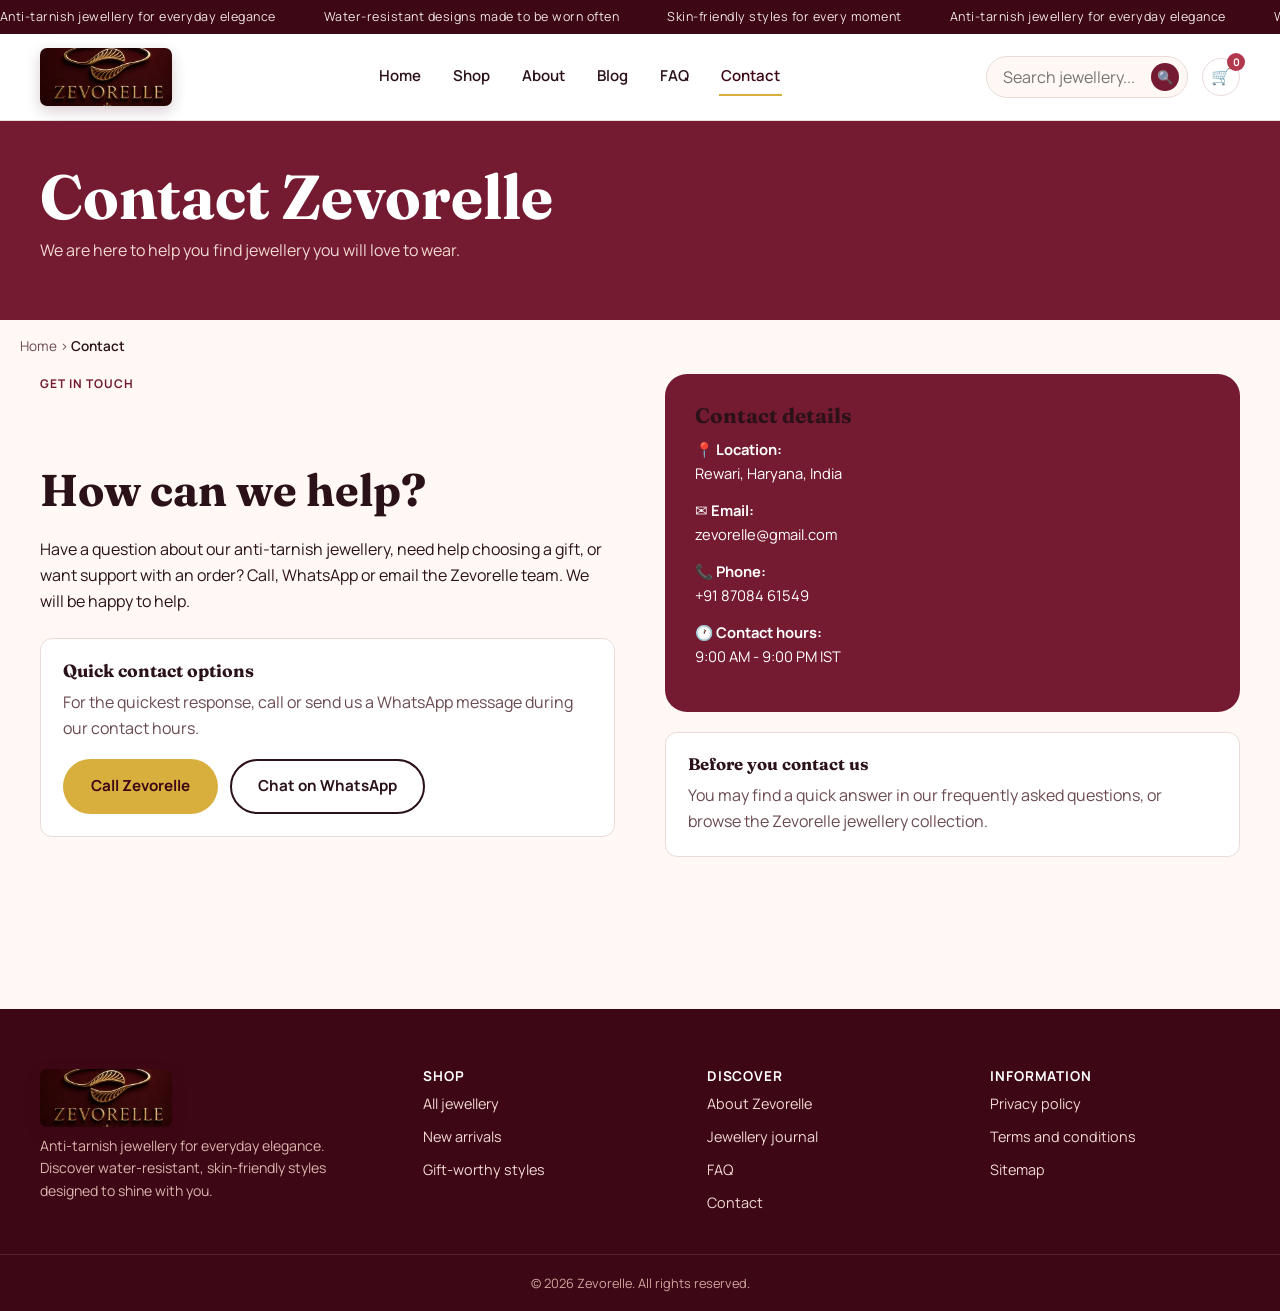
<file: contact.html>
<!DOCTYPE html>
<html lang="en-IN">
<head>
  <meta charset="UTF-8" />
  <meta name="viewport" content="width=device-width, initial-scale=1.0" />
  <!-- Google Tag Manager -->
<script>(function(w,d,s,l,i){w[l]=w[l]||[];w[l].push({'gtm.start':
new Date().getTime(),event:'gtm.js'});var f=d.getElementsByTagName(s)[0],
j=d.createElement(s),dl=l!='dataLayer'?'&l='+l:'';j.async=true;j.src=
'https://www.googletagmanager.com/gtm.js?id='+i+dl;f.parentNode.insertBefore(j,f);
})(window,document,'script','dataLayer','GTM-TR93FRN9');</script>
<!-- End Google Tag Manager -->

  <title>Contact Zevorelle | Anti-Tarnish Jewellery in Rewari</title>
  <meta name="description" content="Contact Zevorelle in Rewari, Haryana for anti-tarnish jewellery enquiries. Call +91 87084 61549 or email zevorelle@gmail.com between 9 AM and 9 PM." />
  <link rel="canonical" href="https://zevorelle.in/contact.html" />
  <meta name="robots" content="index, follow, max-image-preview:large" />
  <meta name="author" content="Zevorelle" />
  <meta name="theme-color" content="#741B32" />

  <meta property="og:type" content="website" />
  <meta property="og:site_name" content="Zevorelle" />
  <meta property="og:title" content="Contact Zevorelle | Anti-Tarnish Jewellery in Rewari" />
  <meta property="og:description" content="Get in touch with Zevorelle for anti-tarnish jewellery enquiries, orders and assistance." />
  <meta property="og:url" content="https://zevorelle.netlify.app/contact.html" />
  <meta property="og:image" content="https://zevorelle.netlify.app/images/blog/anti-tarnish-jewellery-care-960.webp" />
  <meta property="og:image:alt" content="Gold-tone anti-tarnish jewellery from Zevorelle" />
  <meta property="og:locale" content="en_IN" />

  <meta name="twitter:card" content="summary_large_image" />
  <meta name="twitter:title" content="Contact Zevorelle | Anti-Tarnish Jewellery in Rewari" />
  <meta name="twitter:description" content="Contact Zevorelle for jewellery enquiries and support." />
  <meta name="twitter:image" content="https://zevorelle.netlify.app/images/blog/anti-tarnish-jewellery-care-960.webp" />

  <link rel="icon" type="image/svg+xml" href="images/zevorelle-favicon.svg" />
  <link rel="manifest" href="manifest.json" />
  <link rel="preconnect" href="https://fonts.googleapis.com" />
  <link rel="preconnect" href="https://fonts.gstatic.com" crossorigin />
  <link href="https://fonts.googleapis.com/css2?family=Fraunces:opsz,wght@9..144,500;9..144,600;9..144,700&family=Manrope:wght@400;500;700;800&display=swap" rel="stylesheet" />
  <link rel="stylesheet" href="css/style.css" />

  <script type="application/ld+json">
  {
    "@context": "https://schema.org",
    "@graph": [
      {
        "@type": "Organization",
        "@id": "https://zevorelle.netlify.app/#organization",
        "name": "Zevorelle",
        "url": "https://zevorelle.netlify.app/",
        "logo": "https://zevorelle.netlify.app/images/zevorelle-favicon.svg",
        "email": "zevorelle@gmail.com",
        "telephone": "+918708461549",
        "address": {
          "@type": "PostalAddress",
          "addressLocality": "Rewari",
          "addressRegion": "Haryana",
          "addressCountry": "IN"
        },
        "areaServed": "India",
        "contactPoint": {
          "@type": "ContactPoint",
          "telephone": "+918708461549",
          "email": "zevorelle@gmail.com",
          "contactType": "customer service",
          "availableLanguage": ["English", "Hindi"]
        }
      },
      {
        "@type": "ContactPage",
        "@id": "https://zevorelle.netlify.app/contact.html#webpage",
        "url": "https://zevorelle.netlify.app/contact.html",
        "name": "Contact Zevorelle | Anti-Tarnish Jewellery in Rewari",
        "description": "Contact Zevorelle for anti-tarnish jewellery enquiries and customer support.",
        "about": { "@id": "https://zevorelle.netlify.app/#organization" },
        "inLanguage": "en-IN"
      },
      {
        "@type": "BreadcrumbList",
        "itemListElement": [
          { "@type": "ListItem", "position": 1, "name": "Home", "item": "https://zevorelle.netlify.app/" },
          { "@type": "ListItem", "position": 2, "name": "Contact", "item": "https://zevorelle.netlify.app/contact.html" }
        ]
      }
    ]
  }
  </script>
</head>
<body>
  <a class="skip-link" href="#main">Skip to main content</a>

  <div class="ticker" aria-label="Zevorelle highlights">
    <div class="ticker__track">
      <span>Anti-tarnish jewellery for everyday elegance</span>
      <span>Water-resistant designs made to be worn often</span>
      <span>Skin-friendly styles for every moment</span>
      <span>Anti-tarnish jewellery for everyday elegance</span>
      <span>Water-resistant designs made to be worn often</span>
      <span>Skin-friendly styles for every moment</span>
    </div>
  </div>

  <header class="site-header">
    <div class="nav">
      <a href="index.html" class="brand" aria-label="Zevorelle home">
        <img class="brand__logo" src="images/brand/zevorelle-logo-400.webp" alt="" width="132" height="58" decoding="async" />
      </a>
      <nav class="nav__links" aria-label="Primary">
        <a href="index.html">Home</a><a href="shop.html">Shop</a><a href="about.html">About</a><a href="blog.html">Blog</a><a href="faq.html">FAQ</a><a href="contact.html" aria-current="page">Contact</a>
      </nav>
      <div class="nav__actions">
        <form class="nav__search" role="search" data-search-form action="shop.html" method="get">
          <label for="nav-search" class="visually-hidden">Search jewellery</label>
          <input type="search" id="nav-search" name="q" placeholder="Search jewellery..." data-product-search />
          <button type="submit" aria-label="Search"><span aria-hidden="true">&#128269;</span></button>
        </form>
        <a class="icon-btn" href="shop.html" aria-label="View cart">
          <span aria-hidden="true">&#128722;</span>
          <span class="cart-count" data-cart-count>0</span>
        </a>
        <button class="nav__toggle" aria-label="Toggle menu" aria-expanded="false">
          <span aria-hidden="true">&#9776;</span>
        </button>
      </div>
    </div>
  </header>

  <main id="main">
    <section class="page-hero" aria-labelledby="page-title">
      <div class="container">
        <h1 id="page-title">Contact Zevorelle</h1>
        <p>We are here to help you find jewellery you will love to wear.</p>
      </div>
    </section>

    <nav class="breadcrumb container" aria-label="Breadcrumb">
      <a href="index.html">Home</a> <span aria-hidden="true">&rsaquo;</span> <span aria-current="page">Contact</span>
    </nav>

    <section class="section" style="padding-top:0;" aria-labelledby="contact-heading">
      <div class="container two-col">
        <div class="prose">
          <span class="section__kicker">Get in touch</span>
          <h2 id="contact-heading">How can we help?</h2>
          <p>Have a question about our anti-tarnish jewellery, need help choosing a gift, or want support with an order? Call, WhatsApp or email the Zevorelle team. We will be happy to help.</p>

          <div class="value-card" style="margin-top:24px;">
            <h3 style="font-size:1.1rem;">Quick contact options</h3>
            <p style="color:var(--color-ink-soft);">For the quickest response, call or send us a WhatsApp message during our contact hours.</p>
            <p style="margin:18px 0 0;display:flex;gap:12px;flex-wrap:wrap;">
              <a href="tel:+918708461549" class="btn btn-gold">Call Zevorelle</a>
              <a href="https://wa.me/918708461549" class="btn btn-outline" target="_blank" rel="noopener">Chat on WhatsApp</a>
            </p>
          </div>
        </div>

        <aside aria-labelledby="contact-details-heading">
          <div class="contact-info-card">
            <h2 id="contact-details-heading" style="font-size:1.3rem;">Contact details</h2>
            <ul>
              <li><span aria-hidden="true">&#128205;</span> <strong>Location:</strong><br>Rewari, Haryana, India</li>
              <li><span aria-hidden="true">&#9993;</span> <strong>Email:</strong><br><a href="mailto:zevorelle@gmail.com">zevorelle@gmail.com</a></li>
              <li><span aria-hidden="true">&#128222;</span> <strong>Phone:</strong><br><a href="tel:+918708461549">+91 87084 61549</a></li>
              <li><span aria-hidden="true">&#128336;</span> <strong>Contact hours:</strong><br>9:00 AM - 9:00 PM IST</li>
            </ul>
          </div>

          <div class="value-card" style="margin-top:20px;">
            <h3 style="font-size:1.05rem;">Before you contact us</h3>
            <p style="color:var(--color-ink-soft);margin:0;">You may find a quick answer in our <a href="faq.html">frequently asked questions</a>, or browse the <a href="shop.html">Zevorelle jewellery collection</a>.</p>
          </div>
        </aside>
      </div>
    </section>
  </main>

  <footer class="site-footer">
    <div class="footer__grid">
      <div class="footer__brand">
        <a href="index.html" class="brand" aria-label="Zevorelle home"><img class="brand__logo" src="images/brand/zevorelle-logo-400.webp" alt="" width="132" height="58" loading="lazy" decoding="async" /></a>
        <p>Anti-tarnish jewellery for everyday elegance. Discover water-resistant, skin-friendly styles designed to shine with you.</p>
      </div>
      <div>
        <h4>Shop</h4>
        <ul>
          <li><a href="shop.html">All jewellery</a></li>
          <li><a href="shop.html">New arrivals</a></li>
          <li><a href="shop.html">Gift-worthy styles</a></li>
        </ul>
      </div>
      <div>
        <h4>Discover</h4>
        <ul>
          <li><a href="about.html">About Zevorelle</a></li>
          <li><a href="blog.html">Jewellery journal</a></li>
          <li><a href="faq.html">FAQ</a></li>
          <li><a href="contact.html">Contact</a></li>
        </ul>
      </div>
      <div>
        <h4>Information</h4>
        <ul>
          <li><a href="privacy-policy.html">Privacy policy</a></li>
          <li><a href="terms.html">Terms and conditions</a></li>
          <li><a href="sitemap.xml">Sitemap</a></li>
        </ul>
      </div>
    </div>
    <div class="footer__bottom">
      &copy; <span data-year>2026</span> Zevorelle. All rights reserved.
    </div>
  </footer>

  <script src="js/main.js"></script>
</body>
</html>
</file>
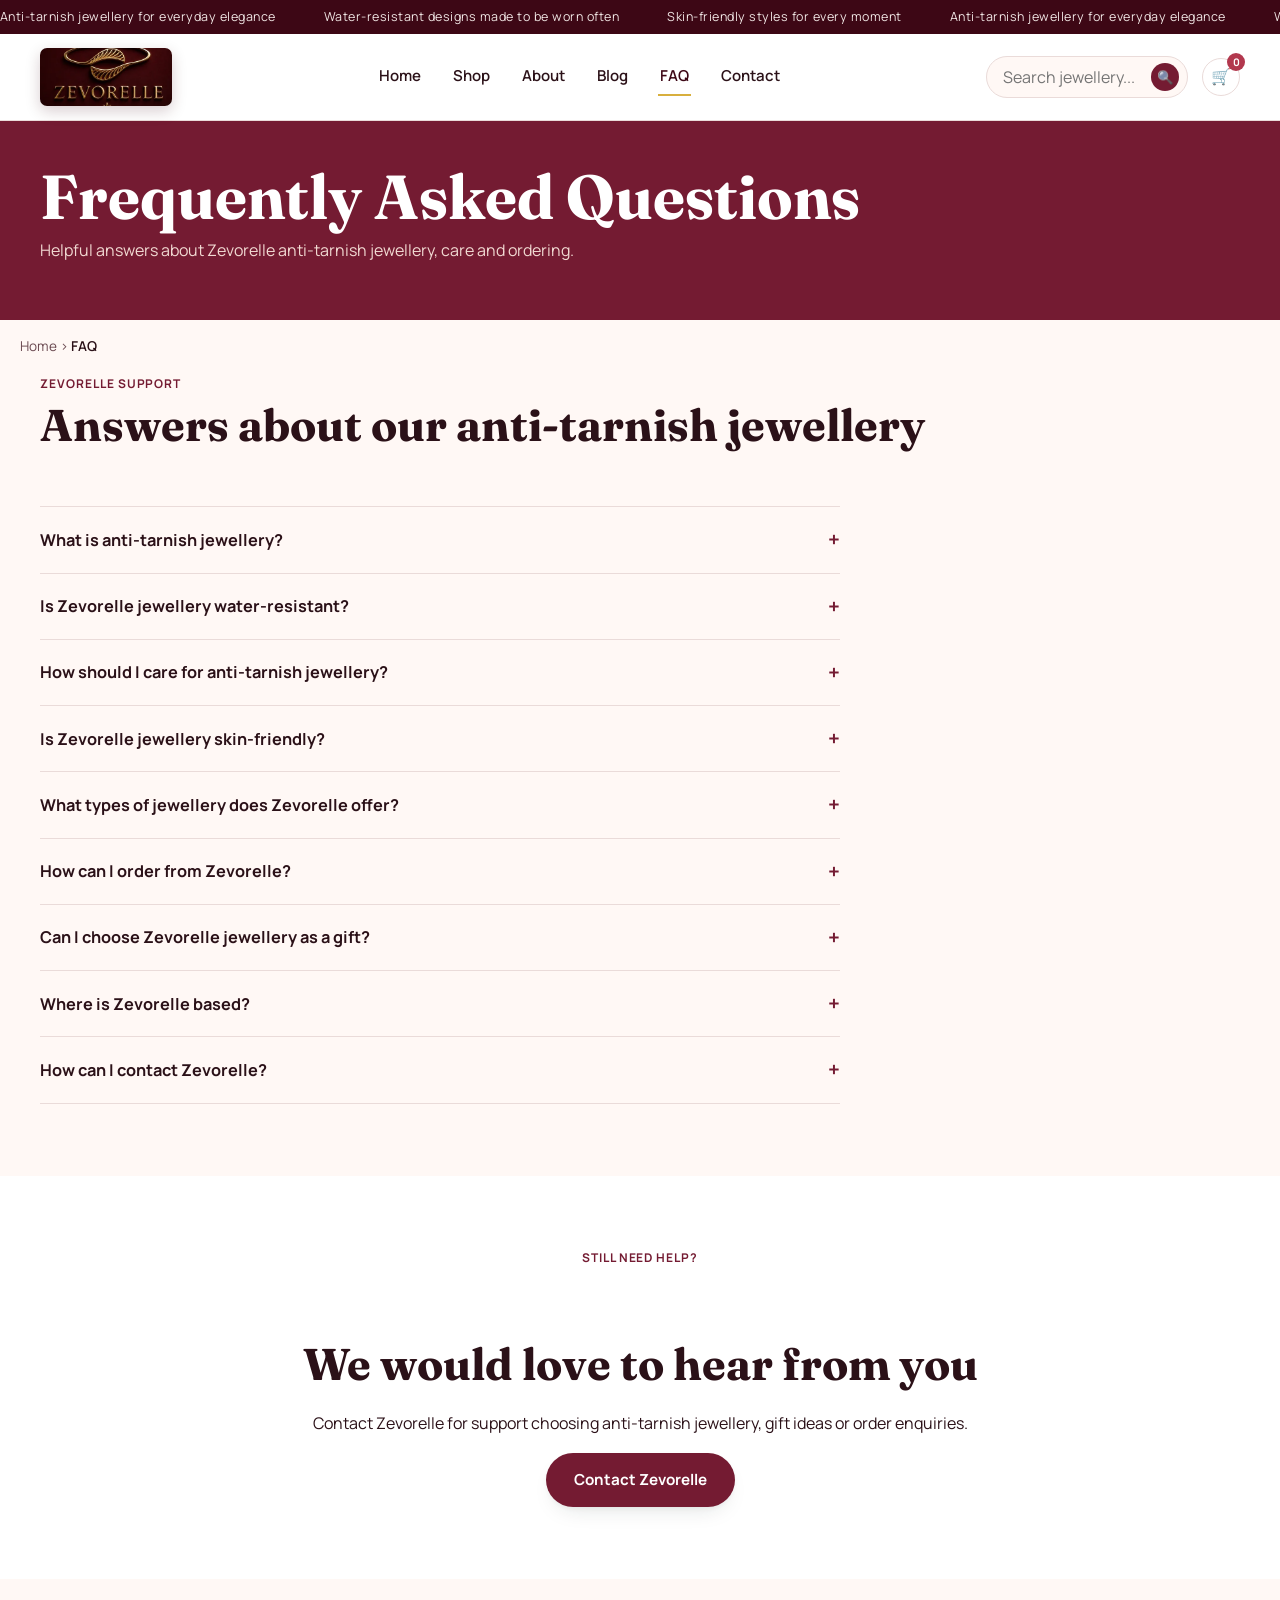
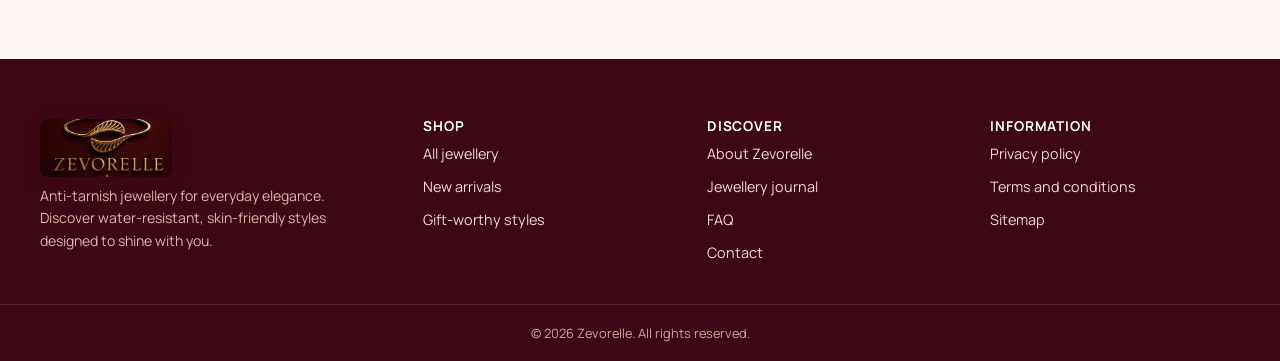
<file: faq.html>
<!DOCTYPE html>
<html lang="en-IN">
<head>
  <meta charset="UTF-8" />
  <meta name="viewport" content="width=device-width, initial-scale=1.0" />
  <!-- Google Tag Manager -->
<script>(function(w,d,s,l,i){w[l]=w[l]||[];w[l].push({'gtm.start':
new Date().getTime(),event:'gtm.js'});var f=d.getElementsByTagName(s)[0],
j=d.createElement(s),dl=l!='dataLayer'?'&l='+l:'';j.async=true;j.src=
'https://www.googletagmanager.com/gtm.js?id='+i+dl;f.parentNode.insertBefore(j,f);
})(window,document,'script','dataLayer','GTM-TR93FRN9');</script>
<!-- End Google Tag Manager -->

  <title>Anti-Tarnish Jewellery FAQs | Zevorelle India</title>
  <meta name="description" content="Find answers to common questions about Zevorelle anti-tarnish jewellery, care, water resistance, skin-friendly styles, orders and customer support in India." />
  <link rel="canonical" href="https://zevorelle.in/faq.html" />
  <meta name="robots" content="index, follow, max-image-preview:large" />
  <meta name="author" content="Zevorelle" />
  <meta name="theme-color" content="#741B32" />

  <meta property="og:type" content="website" />
  <meta property="og:site_name" content="Zevorelle" />
  <meta property="og:title" content="Anti-Tarnish Jewellery FAQs | Zevorelle India" />
  <meta property="og:description" content="Answers about Zevorelle anti-tarnish jewellery, care, orders and customer support." />
  <meta property="og:url" content="https://zevorelle.netlify.app/faq.html" />
  <meta property="og:image" content="https://zevorelle.netlify.app/images/blog/anti-tarnish-jewellery-care-960.webp" />
  <meta property="og:image:alt" content="Gold-tone anti-tarnish jewellery from Zevorelle" />
  <meta property="og:locale" content="en_IN" />

  <meta name="twitter:card" content="summary_large_image" />
  <meta name="twitter:title" content="Anti-Tarnish Jewellery FAQs | Zevorelle India" />
  <meta name="twitter:description" content="Answers about anti-tarnish jewellery from Zevorelle." />
  <meta name="twitter:image" content="https://zevorelle.netlify.app/images/blog/anti-tarnish-jewellery-care-960.webp" />

  <link rel="icon" type="image/svg+xml" href="images/zevorelle-favicon.svg" />
  <link rel="manifest" href="manifest.json" />
  <link rel="preconnect" href="https://fonts.googleapis.com" />
  <link rel="preconnect" href="https://fonts.gstatic.com" crossorigin />
  <link href="https://fonts.googleapis.com/css2?family=Fraunces:opsz,wght@9..144,500;9..144,600;9..144,700&family=Manrope:wght@400;500;700;800&display=swap" rel="stylesheet" />
  <link rel="stylesheet" href="css/style.css" />

  <script type="application/ld+json">
  {
    "@context": "https://schema.org",
    "@graph": [
      {
        "@type": "Organization",
        "@id": "https://zevorelle.netlify.app/#organization",
        "name": "Zevorelle",
        "url": "https://zevorelle.netlify.app/",
        "logo": "https://zevorelle.netlify.app/images/zevorelle-favicon.svg",
        "email": "zevorelle@gmail.com",
        "telephone": "+918708461549",
        "areaServed": "India"
      },
      {
        "@type": "WebSite",
        "@id": "https://zevorelle.netlify.app/#website",
        "url": "https://zevorelle.netlify.app/",
        "name": "Zevorelle",
        "publisher": { "@id": "https://zevorelle.netlify.app/#organization" },
        "inLanguage": "en-IN"
      },
      {
        "@type": "FAQPage",
        "@id": "https://zevorelle.netlify.app/faq.html#webpage",
        "url": "https://zevorelle.netlify.app/faq.html",
        "name": "Anti-Tarnish Jewellery FAQs | Zevorelle India",
        "isPartOf": { "@id": "https://zevorelle.netlify.app/#website" },
        "about": { "@id": "https://zevorelle.netlify.app/#organization" },
        "inLanguage": "en-IN",
        "mainEntity": [
          {
            "@type": "Question",
            "name": "What is anti-tarnish jewellery?",
            "acceptedAnswer": { "@type": "Answer", "text": "Anti-tarnish jewellery is made or finished to help reduce the dulling or colour change that can happen over time. Materials, finish and everyday care all affect how a piece looks with regular wear." }
          },
          {
            "@type": "Question",
            "name": "Is Zevorelle jewellery water-resistant?",
            "acceptedAnswer": { "@type": "Answer", "text": "Zevorelle focuses on water-resistant jewellery designed for everyday wear. To help your pieces last longer, dry them after contact with water and remove them before swimming, showering or using household cleaners." }
          },
          {
            "@type": "Question",
            "name": "How should I care for anti-tarnish jewellery?",
            "acceptedAnswer": { "@type": "Answer", "text": "Apply perfume, lotion and hair products before putting on jewellery. Wipe each piece with a soft dry cloth after wearing it, keep it dry and store it separately in a pouch or jewellery box to help prevent scratches and tangles." }
          },
          {
            "@type": "Question",
            "name": "Is Zevorelle jewellery skin-friendly?",
            "acceptedAnswer": { "@type": "Answer", "text": "Our collection includes skin-friendly and nickel-free styles. As sensitivities differ from person to person, please stop wearing any piece that feels uncomfortable and contact us if you need help choosing a style." }
          },
          {
            "@type": "Question",
            "name": "What types of jewellery does Zevorelle offer?",
            "acceptedAnswer": { "@type": "Answer", "text": "Zevorelle offers anti-tarnish rings, necklaces, earrings, bracelets and anklets. Explore the shop to find everyday pieces, easy-to-layer styles and gift-worthy designs." }
          },
          {
            "@type": "Question",
            "name": "How can I order from Zevorelle?",
            "acceptedAnswer": { "@type": "Answer", "text": "Browse the Zevorelle collection and select Add to Cart on a style you love. Contact us by phone, WhatsApp or email to confirm availability, delivery details and ordering support." }
          },
          {
            "@type": "Question",
            "name": "Can I choose Zevorelle jewellery as a gift?",
            "acceptedAnswer": { "@type": "Answer", "text": "Yes. Zevorelle jewellery is designed for everyday style and thoughtful gifting. If you need help choosing a piece for a birthday, milestone or special occasion, contact our team for guidance." }
          },
          {
            "@type": "Question",
            "name": "Where is Zevorelle based?",
            "acceptedAnswer": { "@type": "Answer", "text": "Zevorelle is based in Rewari, Haryana, and serves jewellery customers across India." }
          },
          {
            "@type": "Question",
            "name": "How can I contact Zevorelle?",
            "acceptedAnswer": { "@type": "Answer", "text": "Call or WhatsApp Zevorelle on +91 87084 61549, or email zevorelle@gmail.com. Contact hours are 9:00 AM to 9:00 PM IST." }
          }
        ]
      },
      {
        "@type": "BreadcrumbList",
        "itemListElement": [
          { "@type": "ListItem", "position": 1, "name": "Home", "item": "https://zevorelle.netlify.app/" },
          { "@type": "ListItem", "position": 2, "name": "FAQ", "item": "https://zevorelle.netlify.app/faq.html" }
        ]
      }
    ]
  }
  </script>
</head>
<body>
  <a class="skip-link" href="#main">Skip to main content</a>

  <div class="ticker" aria-label="Zevorelle highlights">
    <div class="ticker__track">
      <span>Anti-tarnish jewellery for everyday elegance</span>
      <span>Water-resistant designs made to be worn often</span>
      <span>Skin-friendly styles for every moment</span>
      <span>Anti-tarnish jewellery for everyday elegance</span>
      <span>Water-resistant designs made to be worn often</span>
      <span>Skin-friendly styles for every moment</span>
    </div>
  </div>

  <header class="site-header">
    <div class="nav">
      <a href="index.html" class="brand" aria-label="Zevorelle home">
        <img class="brand__logo" src="images/brand/zevorelle-logo-400.webp" alt="" width="132" height="58" decoding="async" />
      </a>
      <nav class="nav__links" aria-label="Primary">
        <a href="index.html">Home</a><a href="shop.html">Shop</a><a href="about.html">About</a><a href="blog.html">Blog</a><a href="faq.html" aria-current="page">FAQ</a><a href="contact.html">Contact</a>
      </nav>
      <div class="nav__actions">
        <form class="nav__search" role="search" data-search-form action="shop.html" method="get">
          <label for="nav-search" class="visually-hidden">Search jewellery</label>
          <input type="search" id="nav-search" name="q" placeholder="Search jewellery..." data-product-search />
          <button type="submit" aria-label="Search"><span aria-hidden="true">&#128269;</span></button>
        </form>
        <a class="icon-btn" href="shop.html" aria-label="View cart">
          <span aria-hidden="true">&#128722;</span>
          <span class="cart-count" data-cart-count>0</span>
        </a>
        <button class="nav__toggle" aria-label="Toggle menu" aria-expanded="false">
          <span aria-hidden="true">&#9776;</span>
        </button>
      </div>
    </div>
  </header>

  <main id="main">
    <section class="page-hero" aria-labelledby="page-title">
      <div class="container">
        <h1 id="page-title">Frequently Asked Questions</h1>
        <p>Helpful answers about Zevorelle anti-tarnish jewellery, care and ordering.</p>
      </div>
    </section>

    <nav class="breadcrumb container" aria-label="Breadcrumb">
      <a href="index.html">Home</a> <span aria-hidden="true">&rsaquo;</span> <span aria-current="page">FAQ</span>
    </nav>

    <section class="section" style="padding-top:0;" aria-labelledby="faq-heading">
      <div class="container">
        <div class="section__head">
          <div>
            <span class="section__kicker">Zevorelle support</span>
            <h2 id="faq-heading">Answers about our anti-tarnish jewellery</h2>
          </div>
        </div>
        <div class="accordion" style="max-width:800px;">
          <details>
            <summary>What is anti-tarnish jewellery?</summary>
            <p>Anti-tarnish jewellery is made or finished to help reduce the dulling or colour change that can happen over time. Materials, finish and everyday care all affect how a piece looks with regular wear.</p>
          </details>
          <details>
            <summary>Is Zevorelle jewellery water-resistant?</summary>
            <p>Zevorelle focuses on water-resistant jewellery designed for everyday wear. To help your pieces last longer, dry them after contact with water and remove them before swimming, showering or using household cleaners.</p>
          </details>
          <details>
            <summary>How should I care for anti-tarnish jewellery?</summary>
            <p>Apply perfume, lotion and hair products before putting on jewellery. Wipe each piece with a soft dry cloth after wearing it, keep it dry and store it separately in a pouch or jewellery box to help prevent scratches and tangles.</p>
          </details>
          <details>
            <summary>Is Zevorelle jewellery skin-friendly?</summary>
            <p>Our collection includes skin-friendly and nickel-free styles. As sensitivities differ from person to person, please stop wearing any piece that feels uncomfortable and <a href="contact.html">contact us</a> if you need help choosing a style.</p>
          </details>
          <details>
            <summary>What types of jewellery does Zevorelle offer?</summary>
            <p>Zevorelle offers anti-tarnish <a href="shop.html">rings, necklaces, earrings, bracelets and anklets</a>. Explore the collection to find everyday pieces, easy-to-layer styles and gift-worthy designs.</p>
          </details>
          <details>
            <summary>How can I order from Zevorelle?</summary>
            <p>Browse the <a href="shop.html">Zevorelle collection</a> and select <strong>Add to Cart</strong> on a style you love. Contact us by phone, WhatsApp or email to confirm availability, delivery details and ordering support.</p>
          </details>
          <details>
            <summary>Can I choose Zevorelle jewellery as a gift?</summary>
            <p>Yes. Zevorelle jewellery is designed for everyday style and thoughtful gifting. If you need help choosing a piece for a birthday, milestone or special occasion, <a href="contact.html">contact our team</a> for guidance.</p>
          </details>
          <details>
            <summary>Where is Zevorelle based?</summary>
            <p>Zevorelle is based in Rewari, Haryana, and serves jewellery customers across India.</p>
          </details>
          <details>
            <summary>How can I contact Zevorelle?</summary>
            <p>Call or WhatsApp us on <a href="tel:+918708461549">+91 87084 61549</a>, or email <a href="mailto:zevorelle@gmail.com">zevorelle@gmail.com</a>. Contact hours are 9:00 AM to 9:00 PM IST.</p>
          </details>
        </div>
      </div>
    </section>

    <section class="section section--alt" aria-labelledby="still-need-help-heading">
      <div class="container prose" style="text-align:center;">
        <span class="section__kicker">Still need help?</span>
        <h2 id="still-need-help-heading">We would love to hear from you</h2>
        <p>Contact Zevorelle for support choosing anti-tarnish jewellery, gift ideas or order enquiries.</p>
        <a href="contact.html" class="btn btn-primary">Contact Zevorelle</a>
      </div>
    </section>
  </main>

  <footer class="site-footer">
    <div class="footer__grid">
      <div class="footer__brand">
        <a href="index.html" class="brand" aria-label="Zevorelle home"><img class="brand__logo" src="images/brand/zevorelle-logo-400.webp" alt="" width="132" height="58" loading="lazy" decoding="async" /></a>
        <p>Anti-tarnish jewellery for everyday elegance. Discover water-resistant, skin-friendly styles designed to shine with you.</p>
      </div>
      <div>
        <h4>Shop</h4>
        <ul>
          <li><a href="shop.html">All jewellery</a></li>
          <li><a href="shop.html">New arrivals</a></li>
          <li><a href="shop.html">Gift-worthy styles</a></li>
        </ul>
      </div>
      <div>
        <h4>Discover</h4>
        <ul>
          <li><a href="about.html">About Zevorelle</a></li>
          <li><a href="blog.html">Jewellery journal</a></li>
          <li><a href="faq.html">FAQ</a></li>
          <li><a href="contact.html">Contact</a></li>
        </ul>
      </div>
      <div>
        <h4>Information</h4>
        <ul>
          <li><a href="privacy-policy.html">Privacy policy</a></li>
          <li><a href="terms.html">Terms and conditions</a></li>
          <li><a href="sitemap.xml">Sitemap</a></li>
        </ul>
      </div>
    </div>
    <div class="footer__bottom">
      &copy; <span data-year>2026</span> Zevorelle. All rights reserved.
    </div>
  </footer>

  <script src="js/main.js"></script>
</body>
</html>
</file>
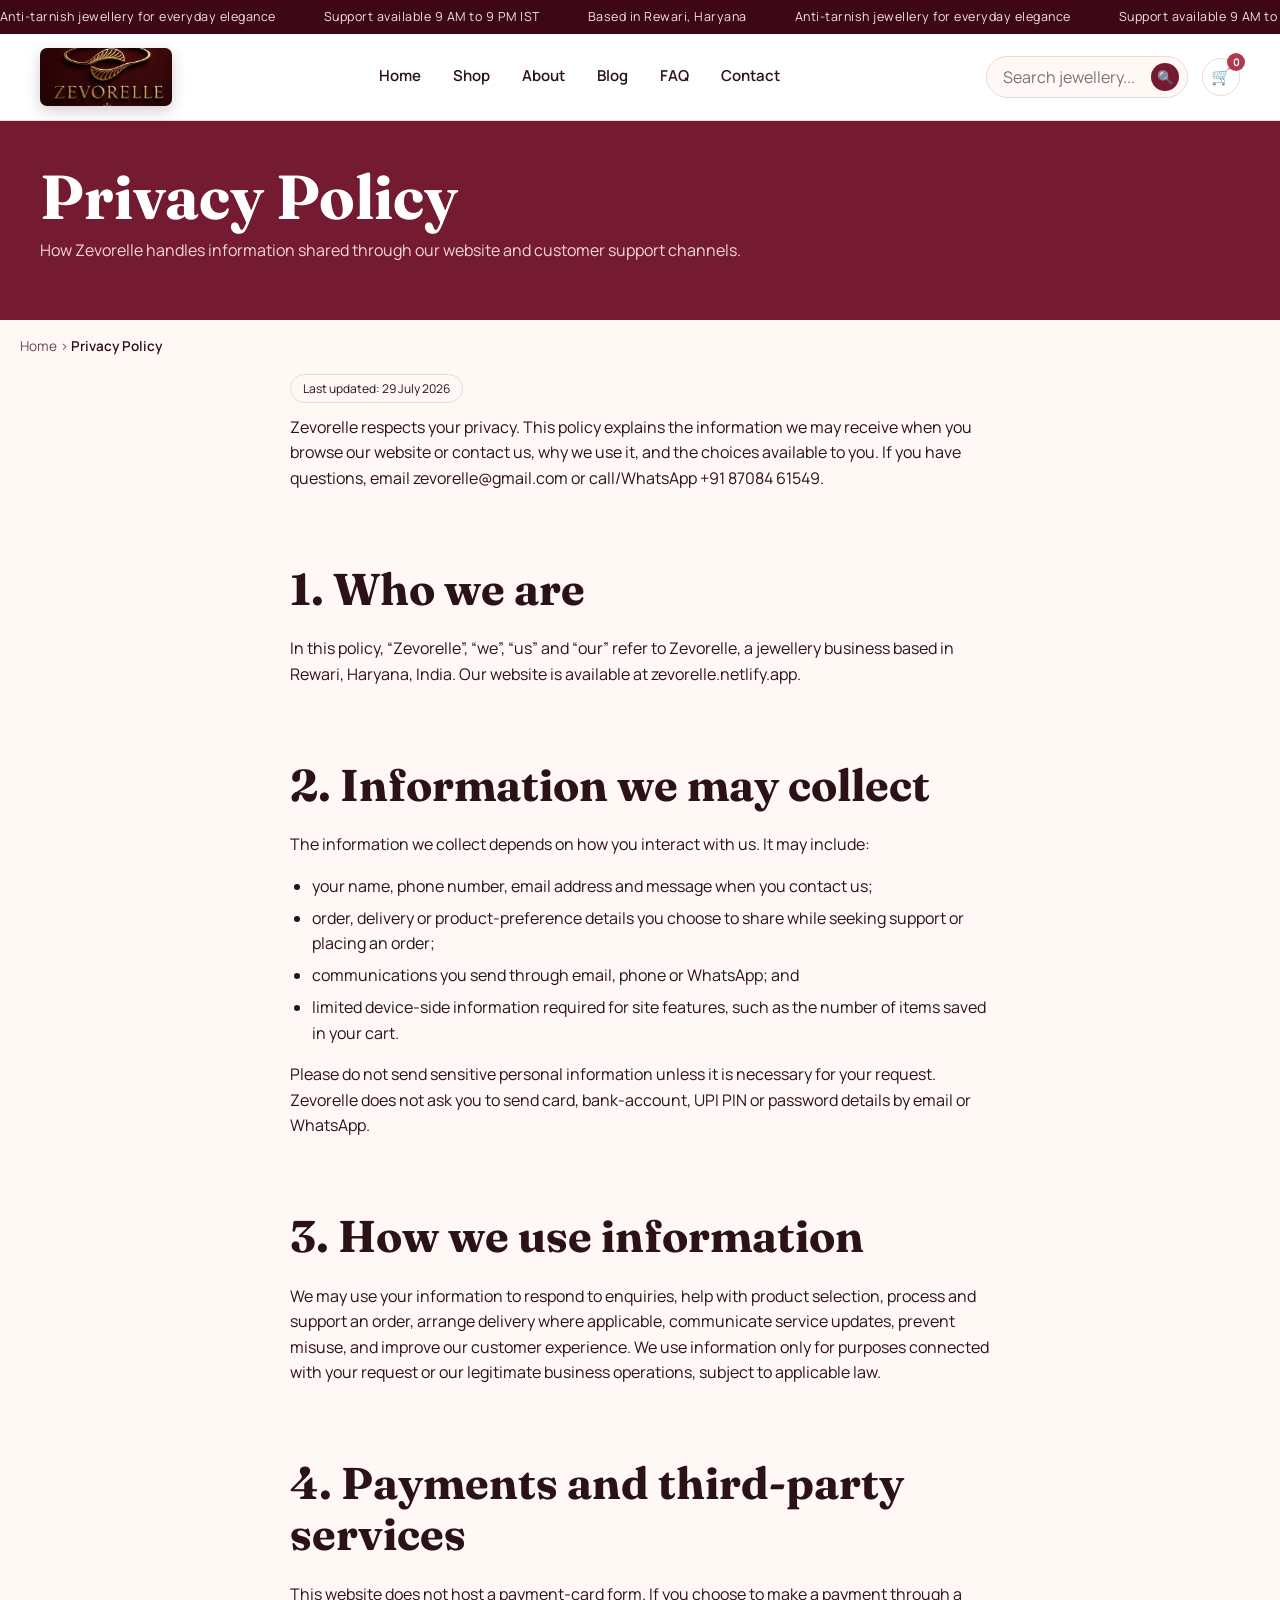
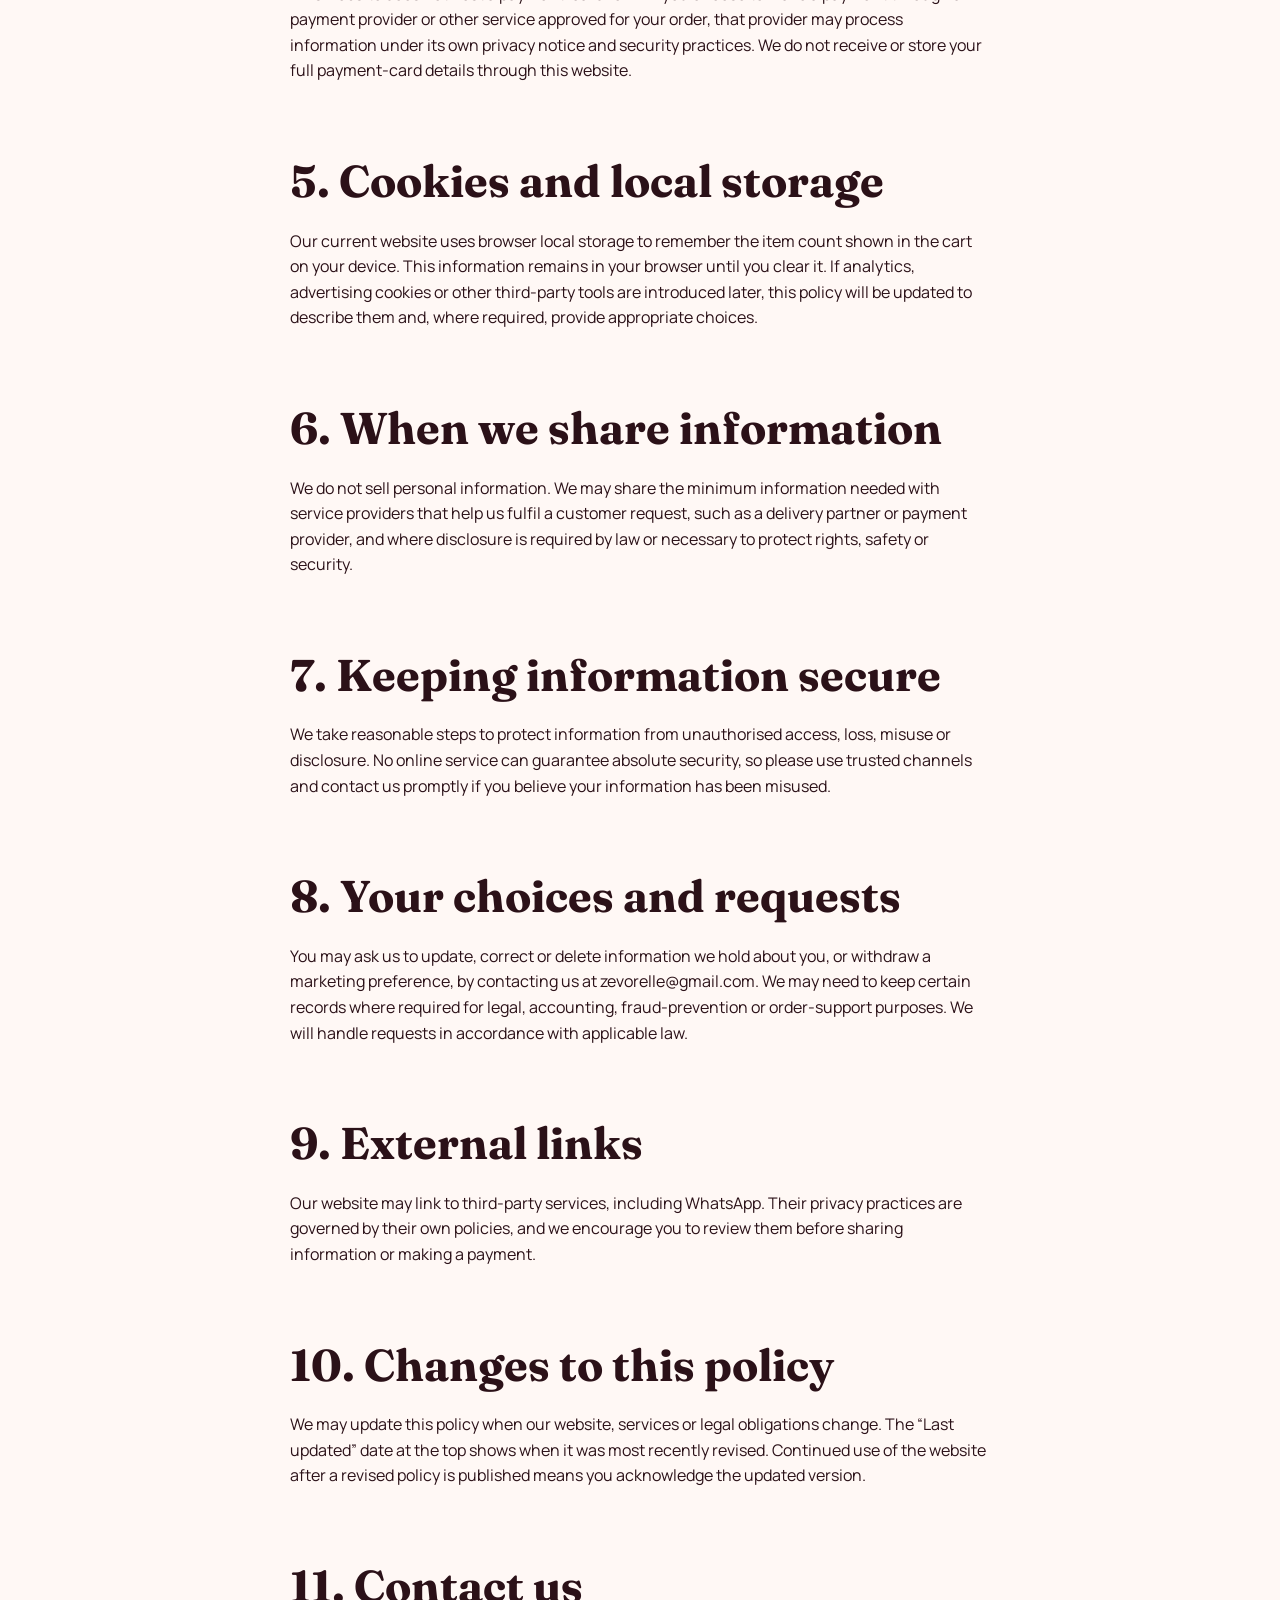
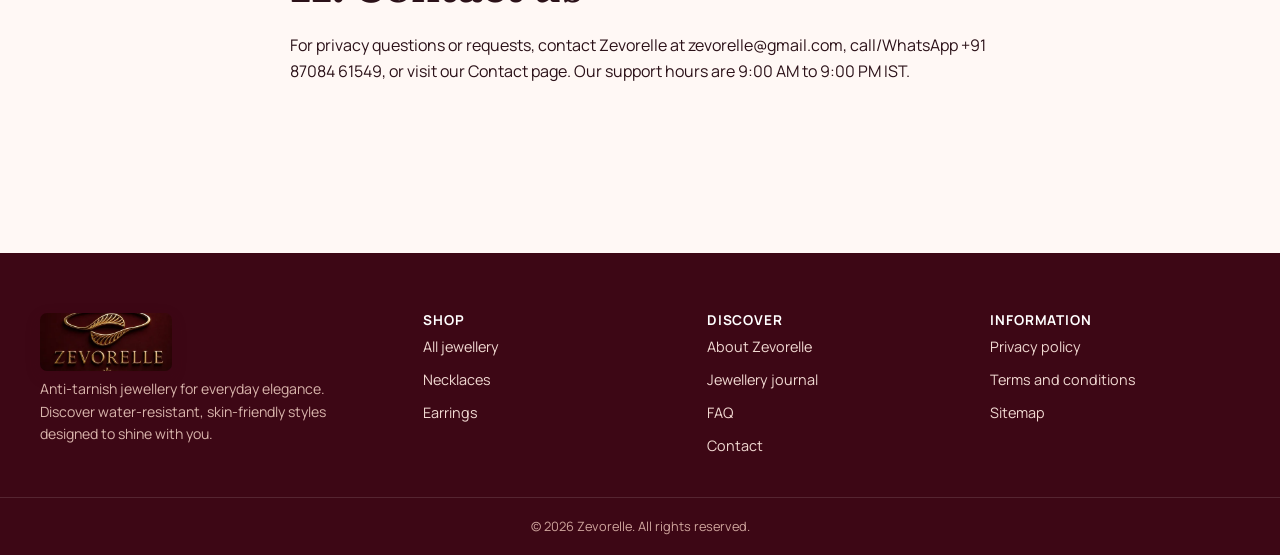
<file: privacy-policy.html>
<!doctype html>
<html lang="en-IN">
<head>
  <meta charset="utf-8" />
  <meta name="viewport" content="width=device-width, initial-scale=1" />
  <title>Privacy Policy | Zevorelle Jewellery</title>

  <!-- Google Tag Manager -->
<script>(function(w,d,s,l,i){w[l]=w[l]||[];w[l].push({'gtm.start':
new Date().getTime(),event:'gtm.js'});var f=d.getElementsByTagName(s)[0],
j=d.createElement(s),dl=l!='dataLayer'?'&l='+l:'';j.async=true;j.src=
'https://www.googletagmanager.com/gtm.js?id='+i+dl;f.parentNode.insertBefore(j,f);
})(window,document,'script','dataLayer','GTM-TR93FRN9');</script>
<!-- End Google Tag Manager -->
  
  <meta name="description" content="Read the Zevorelle Privacy Policy to understand how we handle information shared through our jewellery website and customer support channels." />
  <meta name="robots" content="index,follow" />
  <meta name="theme-color" content="#741B32" />
  <link rel="canonical" href="https://zevorelle.in/privacy-policy.html" />
  <link rel="icon" href="images/zevorelle-favicon.svg" type="image/svg+xml" />
  <link rel="preconnect" href="https://fonts.googleapis.com" />
  <link rel="preconnect" href="https://fonts.gstatic.com" crossorigin />
  <link href="https://fonts.googleapis.com/css2?family=Fraunces:opsz,wght@9..144,500;9..144,600;9..144,700&family=Manrope:wght@400;500;700;800&display=swap" rel="stylesheet" />
  <link rel="stylesheet" href="css/style.css" />
  <meta property="og:type" content="website" />
  <meta property="og:site_name" content="Zevorelle" />
  <meta property="og:title" content="Privacy Policy | Zevorelle Jewellery" />
  <meta property="og:description" content="How Zevorelle handles information shared through our website and support channels." />
  <meta property="og:url" content="https://zevorelle.netlify.app/privacy-policy.html" />
  <meta property="og:image" content="https://zevorelle.netlify.app/images/brand/zevorelle-logo-400.webp" />
  <meta name="twitter:card" content="summary_large_image" />
  <meta name="twitter:title" content="Privacy Policy | Zevorelle Jewellery" />
  <meta name="twitter:description" content="How Zevorelle handles information shared through our website and support channels." />
  <meta name="twitter:image" content="https://zevorelle.netlify.app/images/brand/zevorelle-logo-400.webp" />
  <script type="application/ld+json">
  {
    "@context":"https://schema.org",
    "@graph":[
      {
        "@type":"Organization",
        "@id":"https://zevorelle.netlify.app/#organization",
        "name":"Zevorelle",
        "url":"https://zevorelle.netlify.app/",
        "logo":"https://zevorelle.netlify.app/images/brand/zevorelle-logo-400.webp",
        "email":"zevorelle@gmail.com",
        "telephone":"+91-87084-61549",
        "address":{"@type":"PostalAddress","addressLocality":"Rewari","addressRegion":"Haryana","addressCountry":"IN"}
      },
      {
        "@type":"BreadcrumbList",
        "itemListElement":[
          {"@type":"ListItem","position":1,"name":"Home","item":"https://zevorelle.netlify.app/"},
          {"@type":"ListItem","position":2,"name":"Privacy Policy","item":"https://zevorelle.netlify.app/privacy-policy.html"}
        ]
      }
    ]
  }
  </script>
</head>
<body>
  <a class="skip-link" href="#main">Skip to main content</a>
  <div class="ticker" aria-label="Zevorelle highlights">
    <div class="ticker__track">
      <span>Anti-tarnish jewellery for everyday elegance</span><span>Support available 9 AM to 9 PM IST</span><span>Based in Rewari, Haryana</span>
      <span>Anti-tarnish jewellery for everyday elegance</span><span>Support available 9 AM to 9 PM IST</span><span>Based in Rewari, Haryana</span>
    </div>
  </div>
  <header class="site-header">
    <div class="nav">
      <a href="index.html" class="brand" aria-label="Zevorelle home"><img class="brand__logo" src="images/brand/zevorelle-logo-400.webp" alt="" width="132" height="58" decoding="async" /></a>
      <nav class="nav__links" aria-label="Primary">
        <a href="index.html">Home</a><a href="shop.html">Shop</a><a href="about.html">About</a><a href="blog.html">Blog</a><a href="faq.html">FAQ</a><a href="contact.html">Contact</a>
      </nav>
      <div class="nav__actions">
        <form class="nav__search" role="search" data-search-form action="shop.html" method="get">
          <label for="nav-search" class="visually-hidden">Search jewellery</label>
          <input type="search" id="nav-search" name="q" placeholder="Search jewellery..." data-product-search />
          <button type="submit" aria-label="Search"><span aria-hidden="true">&#128269;</span></button>
        </form>
        <a class="icon-btn" href="shop.html" aria-label="View cart"><span aria-hidden="true">&#128722;</span><span class="cart-count" data-cart-count>0</span></a>
        <button class="nav__toggle" aria-label="Toggle menu" aria-expanded="false"><span aria-hidden="true">&#9776;</span></button>
      </div>
    </div>
  </header>

  <main id="main">
    <section class="page-hero" aria-labelledby="page-title">
      <div class="container">
        <h1 id="page-title">Privacy Policy</h1>
        <p>How Zevorelle handles information shared through our website and customer support channels.</p>
      </div>
    </section>

    <nav class="breadcrumb container" aria-label="Breadcrumb"><a href="index.html">Home</a> <span aria-hidden="true">&rsaquo;</span> <span aria-current="page">Privacy Policy</span></nav>

    <section class="section" style="padding-top:0;">
      <div class="container prose">
        <p class="badge-pill">Last updated: 29 July 2026</p>
        <p>Zevorelle respects your privacy. This policy explains the information we may receive when you browse our website or contact us, why we use it, and the choices available to you. If you have questions, email <a href="mailto:zevorelle@gmail.com">zevorelle@gmail.com</a> or call/WhatsApp <a href="tel:+918708461549">+91 87084 61549</a>.</p>

        <h2>1. Who we are</h2>
        <p>In this policy, “Zevorelle”, “we”, “us” and “our” refer to Zevorelle, a jewellery business based in Rewari, Haryana, India. Our website is available at <a href="index.html">zevorelle.netlify.app</a>.</p>

        <h2>2. Information we may collect</h2>
        <p>The information we collect depends on how you interact with us. It may include:</p>
        <ul>
          <li>your name, phone number, email address and message when you contact us;</li>
          <li>order, delivery or product-preference details you choose to share while seeking support or placing an order;</li>
          <li>communications you send through email, phone or WhatsApp; and</li>
          <li>limited device-side information required for site features, such as the number of items saved in your cart.</li>
        </ul>
        <p>Please do not send sensitive personal information unless it is necessary for your request. Zevorelle does not ask you to send card, bank-account, UPI PIN or password details by email or WhatsApp.</p>

        <h2>3. How we use information</h2>
        <p>We may use your information to respond to enquiries, help with product selection, process and support an order, arrange delivery where applicable, communicate service updates, prevent misuse, and improve our customer experience. We use information only for purposes connected with your request or our legitimate business operations, subject to applicable law.</p>

        <h2>4. Payments and third-party services</h2>
        <p>This website does not host a payment-card form. If you choose to make a payment through a payment provider or other service approved for your order, that provider may process information under its own privacy notice and security practices. We do not receive or store your full payment-card details through this website.</p>

        <h2>5. Cookies and local storage</h2>
        <p>Our current website uses browser local storage to remember the item count shown in the cart on your device. This information remains in your browser until you clear it. If analytics, advertising cookies or other third-party tools are introduced later, this policy will be updated to describe them and, where required, provide appropriate choices.</p>

        <h2>6. When we share information</h2>
        <p>We do not sell personal information. We may share the minimum information needed with service providers that help us fulfil a customer request, such as a delivery partner or payment provider, and where disclosure is required by law or necessary to protect rights, safety or security.</p>

        <h2>7. Keeping information secure</h2>
        <p>We take reasonable steps to protect information from unauthorised access, loss, misuse or disclosure. No online service can guarantee absolute security, so please use trusted channels and contact us promptly if you believe your information has been misused.</p>

        <h2>8. Your choices and requests</h2>
        <p>You may ask us to update, correct or delete information we hold about you, or withdraw a marketing preference, by contacting us at <a href="mailto:zevorelle@gmail.com">zevorelle@gmail.com</a>. We may need to keep certain records where required for legal, accounting, fraud-prevention or order-support purposes. We will handle requests in accordance with applicable law.</p>

        <h2>9. External links</h2>
        <p>Our website may link to third-party services, including WhatsApp. Their privacy practices are governed by their own policies, and we encourage you to review them before sharing information or making a payment.</p>

        <h2>10. Changes to this policy</h2>
        <p>We may update this policy when our website, services or legal obligations change. The “Last updated” date at the top shows when it was most recently revised. Continued use of the website after a revised policy is published means you acknowledge the updated version.</p>

        <h2>11. Contact us</h2>
        <p>For privacy questions or requests, contact Zevorelle at <a href="mailto:zevorelle@gmail.com">zevorelle@gmail.com</a>, call/WhatsApp <a href="tel:+918708461549">+91 87084 61549</a>, or visit our <a href="contact.html">Contact page</a>. Our support hours are 9:00 AM to 9:00 PM IST.</p>
      </div>
    </section>
  </main>

  <footer class="site-footer">
    <div class="footer__grid">
      <div class="footer__brand"><a href="index.html" class="brand" aria-label="Zevorelle home"><img class="brand__logo" src="images/brand/zevorelle-logo-400.webp" alt="" width="132" height="58" loading="lazy" decoding="async" /></a><p>Anti-tarnish jewellery for everyday elegance. Discover water-resistant, skin-friendly styles designed to shine with you.</p></div>
      <div><h4>Shop</h4><ul><li><a href="shop.html">All jewellery</a></li><li><a href="shop.html?cat=necklaces">Necklaces</a></li><li><a href="shop.html?cat=earrings">Earrings</a></li></ul></div>
      <div><h4>Discover</h4><ul><li><a href="about.html">About Zevorelle</a></li><li><a href="blog.html">Jewellery journal</a></li><li><a href="faq.html">FAQ</a></li><li><a href="contact.html">Contact</a></li></ul></div>
      <div><h4>Information</h4><ul><li><a href="privacy-policy.html" aria-current="page">Privacy policy</a></li><li><a href="terms.html">Terms and conditions</a></li><li><a href="sitemap.xml">Sitemap</a></li></ul></div>
    </div>
    <div class="footer__bottom">&copy; <span data-year>2026</span> Zevorelle. All rights reserved.</div>
  </footer>
  <script src="js/main.js"></script>
</body>
</html>
</file>
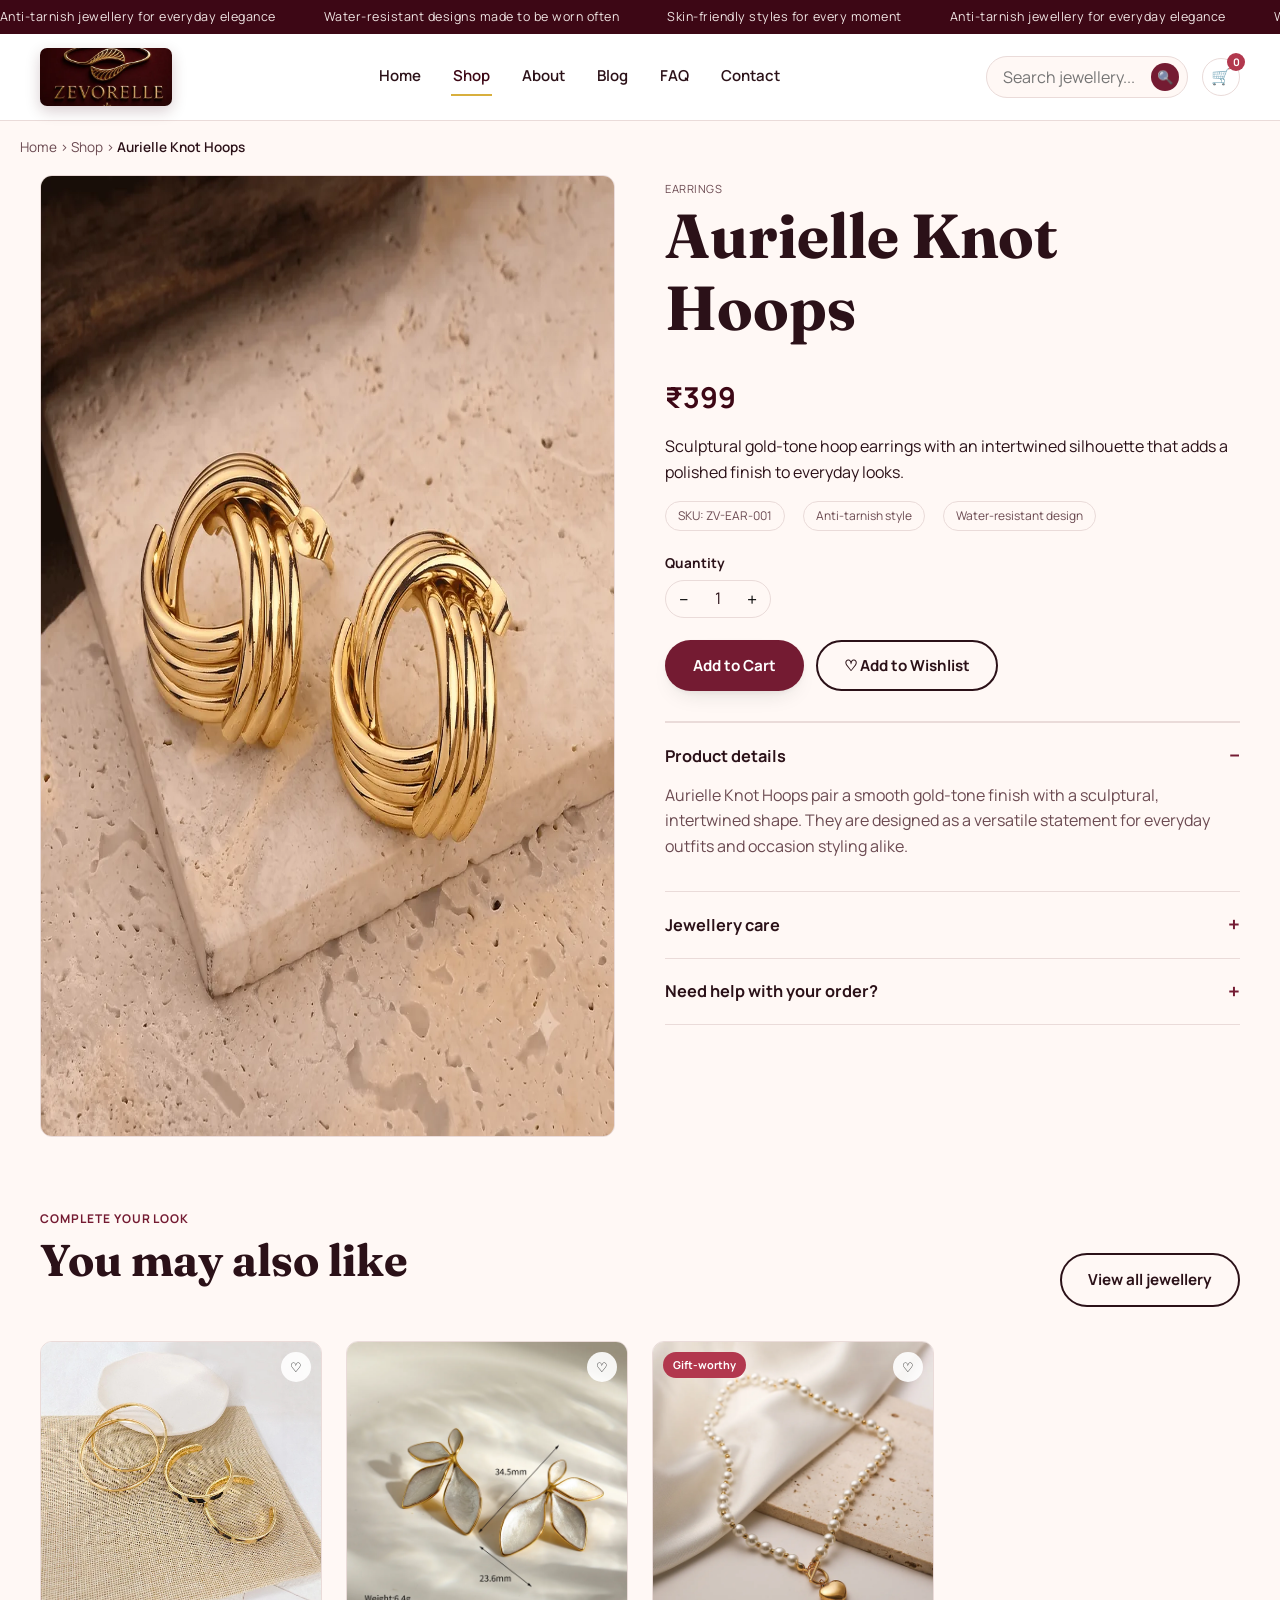
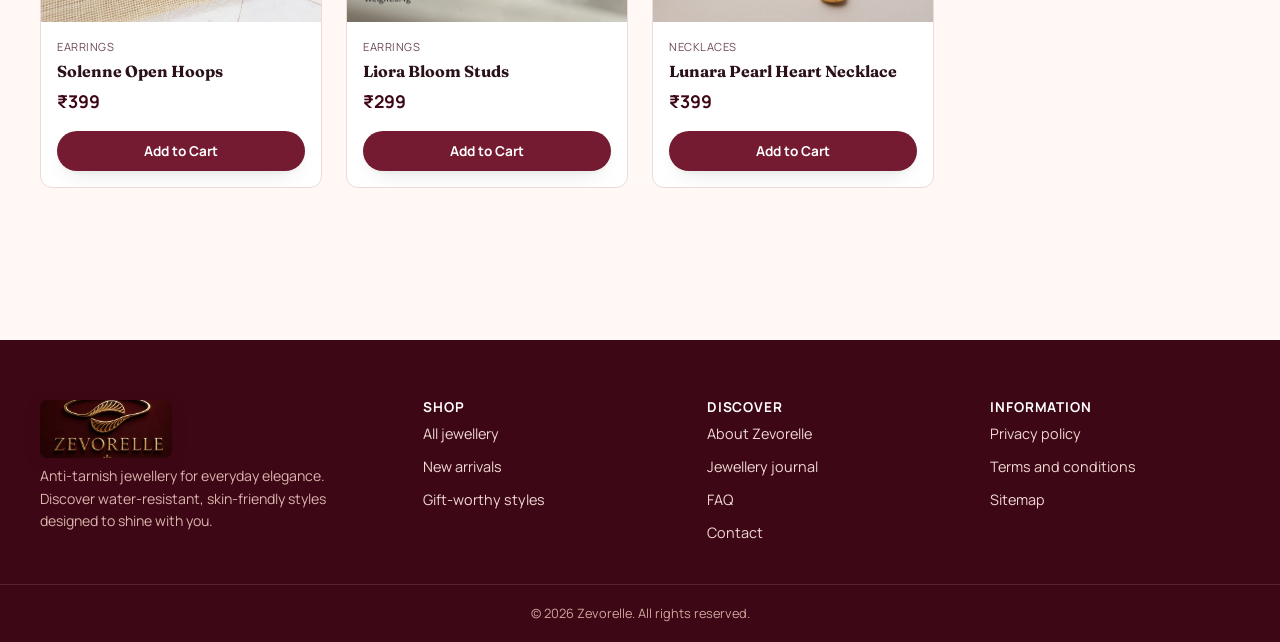
<file: product-details.html>
<!DOCTYPE html>
<html lang="en-IN">
<head>
  <meta charset="UTF-8" />
  <meta name="viewport" content="width=device-width, initial-scale=1.0" />

  <!-- Google Tag Manager -->
<script>(function(w,d,s,l,i){w[l]=w[l]||[];w[l].push({'gtm.start':
new Date().getTime(),event:'gtm.js'});var f=d.getElementsByTagName(s)[0],
j=d.createElement(s),dl=l!='dataLayer'?'&l='+l:'';j.async=true;j.src=
'https://www.googletagmanager.com/gtm.js?id='+i+dl;f.parentNode.insertBefore(j,f);
})(window,document,'script','dataLayer','GTM-TR93FRN9');</script>
<!-- End Google Tag Manager -->

  <title>Aurielle Knot Hoops | Anti-Tarnish Earrings | Zevorelle</title>
  <meta name="description" content="Shop Aurielle Knot Hoops from Zevorelle. Sculptural gold-tone anti-tarnish earrings designed to add a polished finish to everyday looks." />
  <link rel="canonical" href="https://zevorelle.netlify.app/product-details.html" />
  <meta name="robots" content="index, follow, max-image-preview:large" />
  <meta name="author" content="Zevorelle" />
  <meta name="theme-color" content="#741B32" />

  <meta property="og:type" content="product" />
  <meta property="og:site_name" content="Zevorelle" />
  <meta property="og:title" content="Aurielle Knot Hoops | Zevorelle" />
  <meta property="og:description" content="Sculptural gold-tone anti-tarnish hoop earrings for everyday elegance." />
  <meta property="og:url" content="https://zevorelle.netlify.app/product-details.html" />
  <meta property="og:image" content="https://zevorelle.netlify.app/images/products/aurielle-knot-hoops-960.webp" />
  <meta property="og:image:alt" content="Aurielle Knot Hoops in a gold-tone finish on a stone surface" />
  <meta property="og:locale" content="en_IN" />

  <meta name="twitter:card" content="summary_large_image" />
  <meta name="twitter:title" content="Aurielle Knot Hoops | Zevorelle" />
  <meta name="twitter:description" content="Sculptural anti-tarnish hoop earrings from Zevorelle." />
  <meta name="twitter:image" content="https://zevorelle.netlify.app/images/products/aurielle-knot-hoops-960.webp" />

  <link rel="icon" type="image/svg+xml" href="images/zevorelle-favicon.svg" />
  <link rel="manifest" href="manifest.json" />
  <link rel="preconnect" href="https://fonts.googleapis.com" />
  <link rel="preconnect" href="https://fonts.gstatic.com" crossorigin />
  <link href="https://fonts.googleapis.com/css2?family=Fraunces:opsz,wght@9..144,500;9..144,600;9..144,700&family=Manrope:wght@400;500;700;800&display=swap" rel="stylesheet" />
  <link rel="stylesheet" href="css/style.css" />

  <script type="application/ld+json">
  {
    "@context": "https://schema.org",
    "@graph": [
      {
        "@type": "Organization",
        "@id": "https://zevorelle.netlify.app/#organization",
        "name": "Zevorelle",
        "url": "https://zevorelle.netlify.app/",
        "logo": "https://zevorelle.netlify.app/images/zevorelle-favicon.svg",
        "email": "zevorelle@gmail.com",
        "telephone": "+918708461549"
      },
      {
        "@type": "Product",
        "@id": "https://zevorelle.netlify.app/product-details.html#product",
        "name": "Aurielle Knot Hoops",
        "image": "https://zevorelle.netlify.app/images/products/aurielle-knot-hoops-960.webp",
        "description": "Sculptural gold-tone anti-tarnish hoop earrings designed to add a polished finish to everyday looks.",
        "sku": "ZV-EAR-001",
        "brand": { "@type": "Brand", "name": "Zevorelle" },
        "category": "Earrings",
        "offers": {
          "@type": "Offer",
          "url": "https://zevorelle.netlify.app/product-details.html",
          "priceCurrency": "INR",
          "price": "399",
          "itemCondition": "https://schema.org/NewCondition"
        }
      },
      {
        "@type": "BreadcrumbList",
        "itemListElement": [
          { "@type": "ListItem", "position": 1, "name": "Home", "item": "https://zevorelle.netlify.app/" },
          { "@type": "ListItem", "position": 2, "name": "Shop", "item": "https://zevorelle.netlify.app/shop.html" },
          { "@type": "ListItem", "position": 3, "name": "Earrings", "item": "https://zevorelle.netlify.app/shop.html" },
          { "@type": "ListItem", "position": 4, "name": "Aurielle Knot Hoops", "item": "https://zevorelle.netlify.app/product-details.html" }
        ]
      }
    ]
  }
  </script>
</head>
<body>
  <a class="skip-link" href="#main">Skip to main content</a>

  <div class="ticker" aria-label="Zevorelle highlights">
    <div class="ticker__track">
      <span>Anti-tarnish jewellery for everyday elegance</span>
      <span>Water-resistant designs made to be worn often</span>
      <span>Skin-friendly styles for every moment</span>
      <span>Anti-tarnish jewellery for everyday elegance</span>
      <span>Water-resistant designs made to be worn often</span>
      <span>Skin-friendly styles for every moment</span>
    </div>
  </div>

  <header class="site-header">
    <div class="nav">
      <a href="index.html" class="brand" aria-label="Zevorelle home">
        <img class="brand__logo" src="images/brand/zevorelle-logo-400.webp" alt="" width="132" height="58" decoding="async" />
      </a>
      <nav class="nav__links" aria-label="Primary">
        <a href="index.html">Home</a><a href="shop.html" aria-current="page">Shop</a><a href="about.html">About</a><a href="blog.html">Blog</a><a href="faq.html">FAQ</a><a href="contact.html">Contact</a>
      </nav>
      <div class="nav__actions">
        <form class="nav__search" role="search" data-search-form action="shop.html" method="get">
          <label for="nav-search" class="visually-hidden">Search jewellery</label>
          <input type="search" id="nav-search" name="q" placeholder="Search jewellery..." data-product-search />
          <button type="submit" aria-label="Search"><span aria-hidden="true">&#128269;</span></button>
        </form>
        <a class="icon-btn" href="shop.html" aria-label="View cart">
          <span aria-hidden="true">&#128722;</span>
          <span class="cart-count" data-cart-count>0</span>
        </a>
        <button class="nav__toggle" aria-label="Toggle menu" aria-expanded="false">
          <span aria-hidden="true">&#9776;</span>
        </button>
      </div>
    </div>
  </header>

  <main id="main">
    <nav class="breadcrumb container" aria-label="Breadcrumb">
      <a href="index.html">Home</a> <span aria-hidden="true">&rsaquo;</span> <a href="shop.html">Shop</a> <span aria-hidden="true">&rsaquo;</span> <span aria-current="page">Aurielle Knot Hoops</span>
    </nav>

    <section class="section" style="padding-top:0;" aria-labelledby="product-title">
      <div class="container">
        <div class="pd-grid">
          <div>
            <div class="pd-gallery__main">
              <img src="images/products/aurielle-knot-hoops-960.webp" alt="Aurielle Knot Hoops in a gold-tone finish on a stone surface" width="960" height="960" fetchpriority="high" decoding="async" data-main-image />
            </div>
          </div>
          <div>
            <span class="product-card__cat">Earrings</span>
            <h1 id="product-title">Aurielle Knot Hoops</h1>
            <div class="pd-price"><span class="now">&#8377;399</span></div>
            <p>Sculptural gold-tone hoop earrings with an intertwined silhouette that adds a polished finish to everyday looks.</p>

            <div class="pd-meta">
              <span class="badge-pill">SKU: ZV-EAR-001</span>
              <span class="badge-pill">Anti-tarnish style</span>
              <span class="badge-pill">Water-resistant design</span>
            </div>

                    <p style="font-weight:700;font-size:0.85rem;margin-bottom:6px;">Quantity</p>
                    <div class="pd-qty" data-qty>
              <button type="button" aria-label="Decrease quantity" data-qty-minus>&minus;</button>
              <span data-qty-value>1</span>
              <button type="button" aria-label="Increase quantity" data-qty-plus>+</button>
            </div>

            <div class="pd-actions">
              <button class="btn btn-primary" data-add-to-cart>Add to Cart</button>
              <button class="btn btn-outline" type="button">&#9825; Add to Wishlist</button>
            </div>

            <div class="pd-tabs">
              <div class="accordion">
                <details open>
                  <summary>Product details</summary>
                  <p>Aurielle Knot Hoops pair a smooth gold-tone finish with a sculptural, intertwined shape. They are designed as a versatile statement for everyday outfits and occasion styling alike.</p>
                </details>
                <details>
                  <summary>Jewellery care</summary>
                  <p>Apply perfume, lotion and hair products before wearing your hoops. After use, wipe them with a soft dry cloth and store them separately in a pouch or jewellery box. For best care, remove before swimming, showering or using household cleaners.</p>
                </details>
                <details>
                  <summary>Need help with your order?</summary>
                  <p>Call or WhatsApp Zevorelle on <a href="tel:+918708461549">+91 87084 61549</a>, or email <a href="mailto:zevorelle@gmail.com">zevorelle@gmail.com</a>. Our contact hours are 9:00 AM to 9:00 PM IST.</p>
                </details>
              </div>
            </div>
          </div>
        </div>

        <div class="mt-lg">
          <div class="section__head">
            <div>
              <span class="section__kicker">Complete your look</span>
              <h2>You may also like</h2>
            </div>
            <a href="shop.html" class="btn btn-outline">View all jewellery</a>
          </div>
          <div class="product-grid">
            <article class="product-card">
              <div class="product-card__media"><button class="product-card__wishlist" aria-label="Save Solenne Open Hoops to wishlist">&#9825;</button><img src="images/products/solenne-open-hoops.webp" alt="Solenne Open Hoops in a polished gold-tone finish" width="1200" height="1200" loading="lazy" decoding="async" /></div>
              <div class="product-card__body"><span class="product-card__cat">Earrings</span><h3 class="product-card__title">Solenne Open Hoops</h3><div class="product-card__price"><span class="now">&#8377;399</span></div></div>
              <div class="product-card__footer"><button class="btn btn-primary btn-sm btn-block" data-add-to-cart>Add to Cart</button></div>
            </article>
            <article class="product-card">
              <div class="product-card__media"><button class="product-card__wishlist" aria-label="Save Liora Bloom Studs to wishlist">&#9825;</button><img src="images/products/liora-bloom-studs.webp" alt="Liora Bloom Studs with petal-shaped pearl-effect details" width="1200" height="1200" loading="lazy" decoding="async" /></div>
              <div class="product-card__body"><span class="product-card__cat">Earrings</span><h3 class="product-card__title">Liora Bloom Studs</h3><div class="product-card__price"><span class="now">&#8377;299</span></div></div>
              <div class="product-card__footer"><button class="btn btn-primary btn-sm btn-block" data-add-to-cart>Add to Cart</button></div>
            </article>
            <article class="product-card">
              <div class="product-card__media"><span class="product-card__badge">Gift-worthy</span><button class="product-card__wishlist" aria-label="Save Lunara Pearl Heart Necklace to wishlist">&#9825;</button><img src="images/products/lunara-pearl-heart-necklace.webp" alt="Lunara Pearl Heart Necklace with pearl beads and a gold-tone heart charm" width="1200" height="1200" loading="lazy" decoding="async" /></div>
              <div class="product-card__body"><span class="product-card__cat">Necklaces</span><h3 class="product-card__title">Lunara Pearl Heart Necklace</h3><div class="product-card__price"><span class="now">&#8377;399</span></div></div>
              <div class="product-card__footer"><button class="btn btn-primary btn-sm btn-block" data-add-to-cart>Add to Cart</button></div>
            </article>
          </div>
        </div>
      </div>
    </section>
  </main>

  <footer class="site-footer">
    <div class="footer__grid">
      <div class="footer__brand">
        <a href="index.html" class="brand" aria-label="Zevorelle home"><img class="brand__logo" src="images/brand/zevorelle-logo-400.webp" alt="" width="132" height="58" loading="lazy" decoding="async" /></a>
        <p>Anti-tarnish jewellery for everyday elegance. Discover water-resistant, skin-friendly styles designed to shine with you.</p>
      </div>
      <div>
        <h4>Shop</h4>
        <ul>
          <li><a href="shop.html">All jewellery</a></li>
          <li><a href="shop.html">New arrivals</a></li>
          <li><a href="shop.html">Gift-worthy styles</a></li>
        </ul>
      </div>
      <div>
        <h4>Discover</h4>
        <ul>
          <li><a href="about.html">About Zevorelle</a></li>
          <li><a href="blog.html">Jewellery journal</a></li>
          <li><a href="faq.html">FAQ</a></li>
          <li><a href="contact.html">Contact</a></li>
        </ul>
      </div>
      <div>
        <h4>Information</h4>
        <ul>
          <li><a href="privacy-policy.html">Privacy policy</a></li>
          <li><a href="terms.html">Terms and conditions</a></li>
          <li><a href="sitemap.xml">Sitemap</a></li>
        </ul>
      </div>
    </div>
    <div class="footer__bottom">
      &copy; <span data-year>2026</span> Zevorelle. All rights reserved.
    </div>
  </footer>

  <script src="js/main.js"></script>
</body>
</html>
</file>
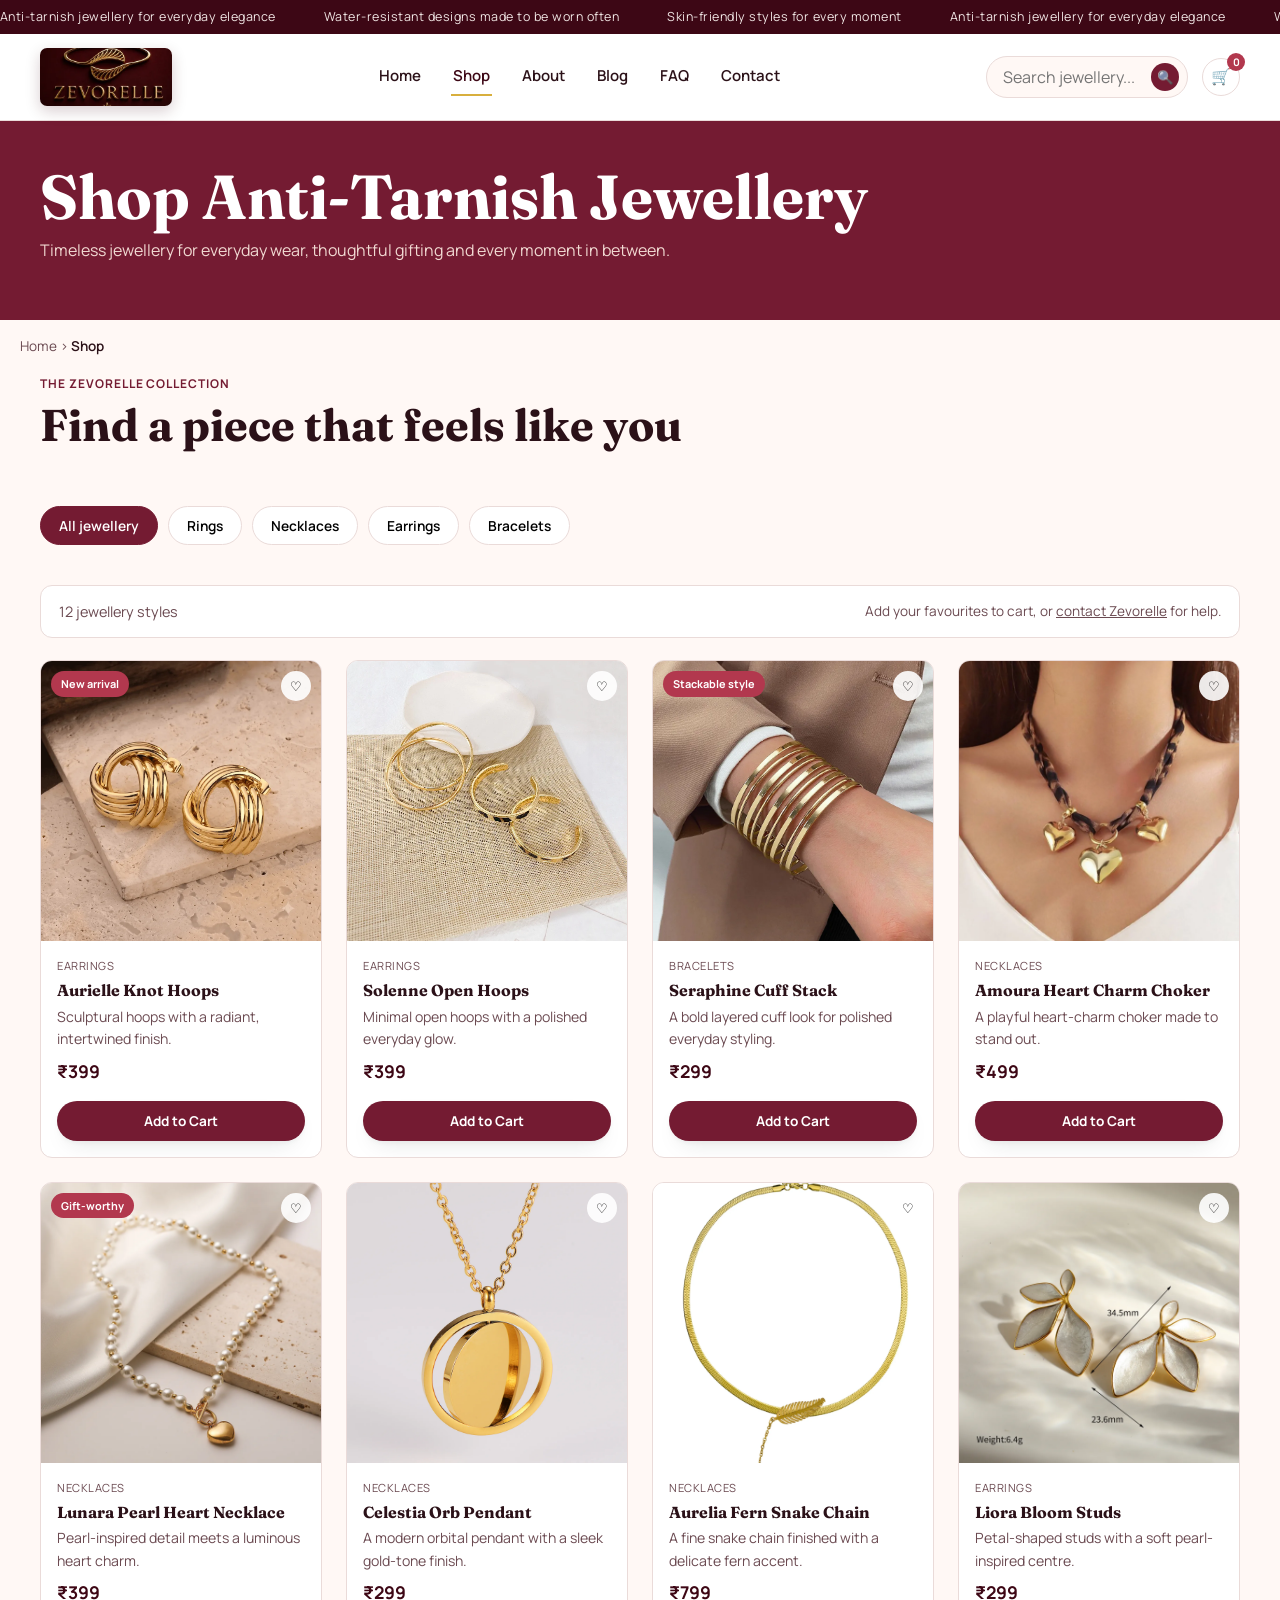
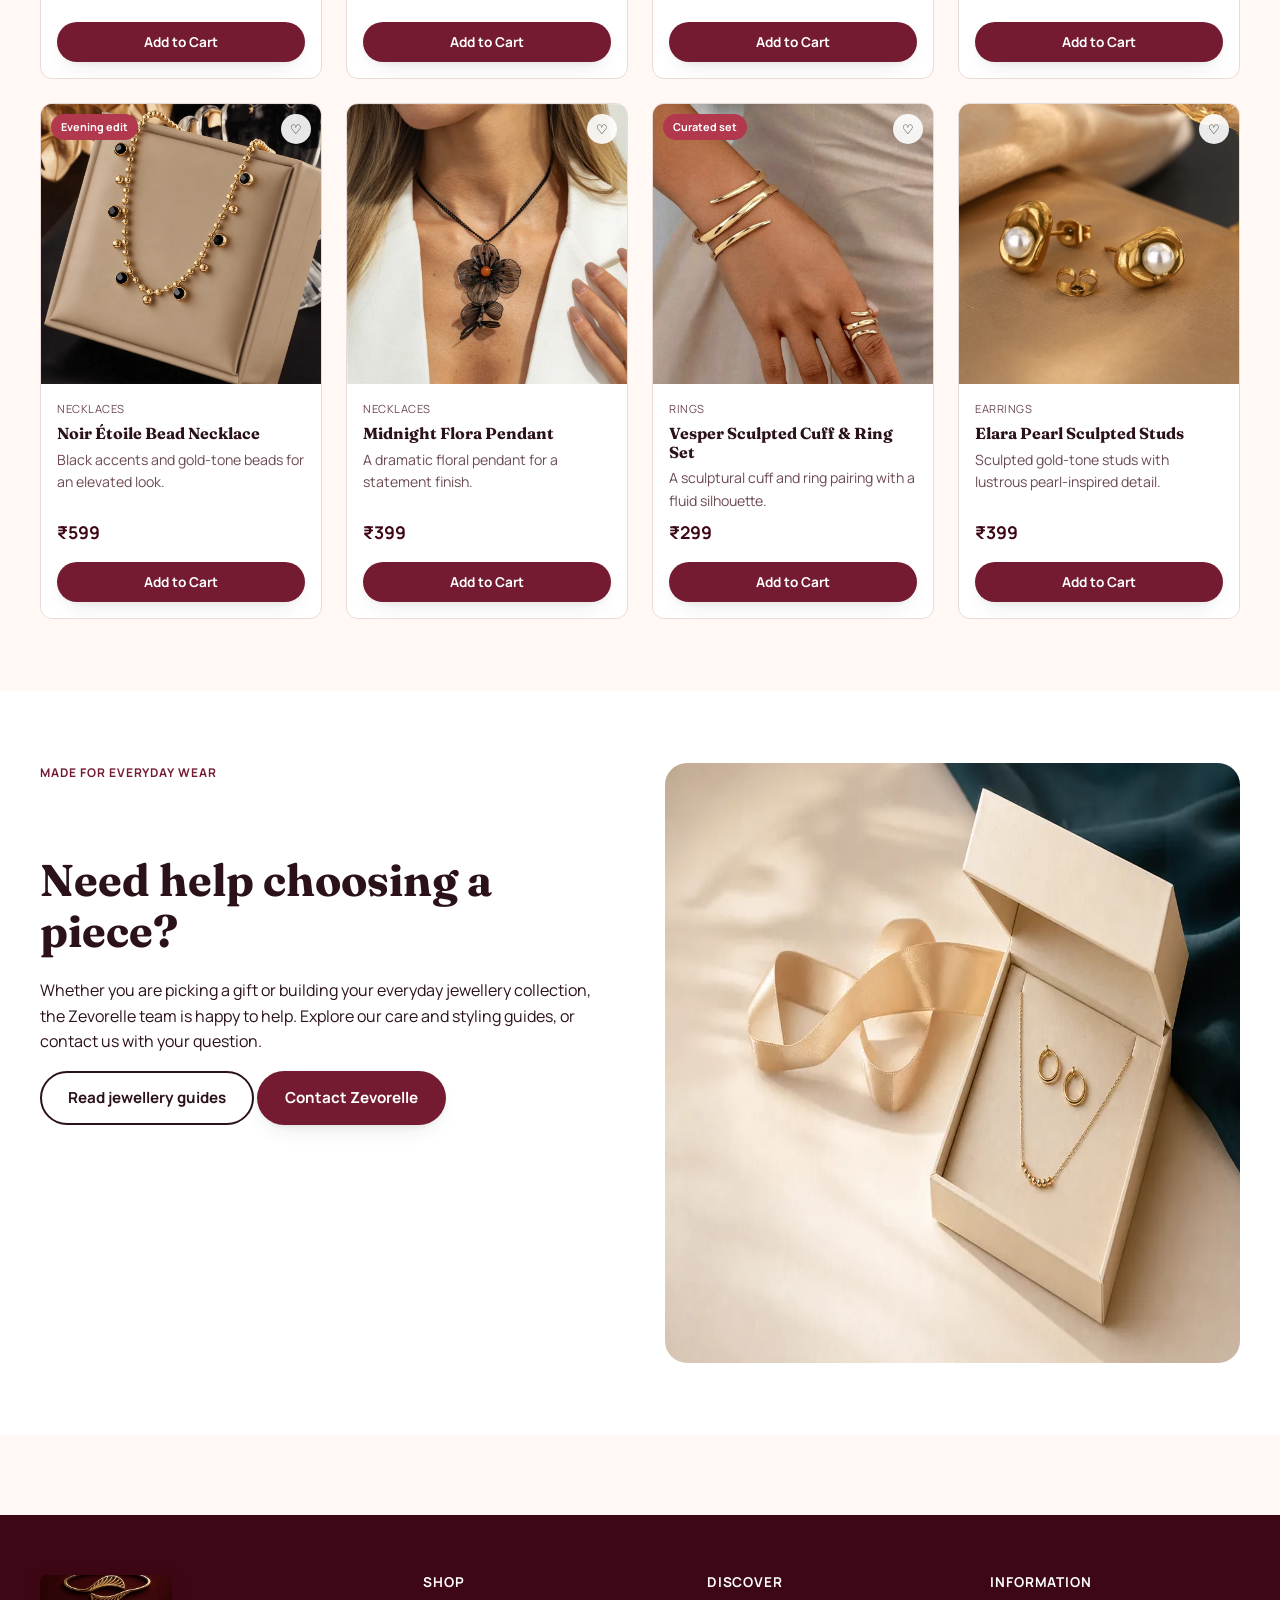
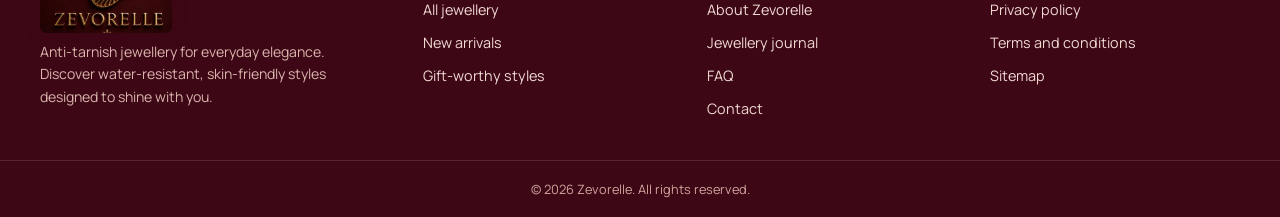
<file: shop.html>
<!DOCTYPE html>
<html lang="en-IN">
<head>
  <meta charset="UTF-8" />
  <meta name="viewport" content="width=device-width, initial-scale=1.0" />
  <!-- Google Tag Manager -->
<script>(function(w,d,s,l,i){w[l]=w[l]||[];w[l].push({'gtm.start':
new Date().getTime(),event:'gtm.js'});var f=d.getElementsByTagName(s)[0],
j=d.createElement(s),dl=l!='dataLayer'?'&l='+l:'';j.async=true;j.src=
'https://www.googletagmanager.com/gtm.js?id='+i+dl;f.parentNode.insertBefore(j,f);
})(window,document,'script','dataLayer','GTM-TR93FRN9');</script>
<!-- End Google Tag Manager -->
  <title>Shop Anti-Tarnish Jewellery Online | Zevorelle India</title>
  <meta name="description" content="Shop Zevorelle anti-tarnish jewellery online in India. Explore water-resistant rings, necklaces, earrings, bracelets and anklets made for everyday elegance." />
  <link rel="canonical" href="https://zevorelle.in/shop.html" />
  <meta name="robots" content="index, follow, max-image-preview:large" />
  <meta name="author" content="Zevorelle" />
  <meta name="theme-color" content="#741B32" />

  <meta property="og:type" content="website" />
  <meta property="og:site_name" content="Zevorelle" />
  <meta property="og:title" content="Shop Anti-Tarnish Jewellery Online | Zevorelle India" />
  <meta property="og:description" content="Explore anti-tarnish, water-resistant and skin-friendly jewellery for every day." />
  <meta property="og:url" content="https://zevorelle.netlify.app/shop.html" />
  <meta property="og:image" content="https://zevorelle.netlify.app/images/blog/anti-tarnish-jewellery-care-960.webp" />
  <meta property="og:image:alt" content="Gold-tone anti-tarnish jewellery from Zevorelle" />
  <meta property="og:locale" content="en_IN" />

  <meta name="twitter:card" content="summary_large_image" />
  <meta name="twitter:title" content="Shop Anti-Tarnish Jewellery Online | Zevorelle India" />
  <meta name="twitter:description" content="Everyday anti-tarnish jewellery from Zevorelle." />
  <meta name="twitter:image" content="https://zevorelle.netlify.app/images/blog/anti-tarnish-jewellery-care-960.webp" />

  <link rel="icon" type="image/svg+xml" href="images/zevorelle-favicon.svg" />
  <link rel="manifest" href="manifest.json" />
  <link rel="preconnect" href="https://fonts.googleapis.com" />
  <link rel="preconnect" href="https://fonts.gstatic.com" crossorigin />
  <link href="https://fonts.googleapis.com/css2?family=Fraunces:opsz,wght@9..144,500;9..144,600;9..144,700&family=Manrope:wght@400;500;700;800&display=swap" rel="stylesheet" />
  <link rel="stylesheet" href="css/style.css" />

  <script type="application/ld+json">
  {
    "@context": "https://schema.org",
    "@graph": [
      {
        "@type": "Organization",
        "@id": "https://zevorelle.netlify.app/#organization",
        "name": "Zevorelle",
        "url": "https://zevorelle.netlify.app/",
        "logo": "https://zevorelle.netlify.app/images/zevorelle-favicon.svg",
        "email": "zevorelle@gmail.com",
        "telephone": "+918708461549",
        "areaServed": "India"
      },
      {
        "@type": "WebSite",
        "@id": "https://zevorelle.netlify.app/#website",
        "url": "https://zevorelle.netlify.app/",
        "name": "Zevorelle",
        "publisher": { "@id": "https://zevorelle.netlify.app/#organization" },
        "inLanguage": "en-IN"
      },
      {
        "@type": "CollectionPage",
        "@id": "https://zevorelle.netlify.app/shop.html#webpage",
        "url": "https://zevorelle.netlify.app/shop.html",
        "name": "Shop Anti-Tarnish Jewellery Online | Zevorelle India",
        "description": "Shop Zevorelle's anti-tarnish jewellery collection, including rings, necklaces, earrings, bracelets and anklets.",
        "isPartOf": { "@id": "https://zevorelle.netlify.app/#website" },
        "about": { "@id": "https://zevorelle.netlify.app/#organization" },
        "inLanguage": "en-IN"
      },
      {
        "@type": "BreadcrumbList",
        "itemListElement": [
          { "@type": "ListItem", "position": 1, "name": "Home", "item": "https://zevorelle.netlify.app/" },
          { "@type": "ListItem", "position": 2, "name": "Shop", "item": "https://zevorelle.netlify.app/shop.html" }
        ]
      }
    ]
  }
  </script>
</head>
<body>
  <a class="skip-link" href="#main">Skip to main content</a>

  <div class="ticker" aria-label="Zevorelle highlights">
    <div class="ticker__track">
      <span>Anti-tarnish jewellery for everyday elegance</span>
      <span>Water-resistant designs made to be worn often</span>
      <span>Skin-friendly styles for every moment</span>
      <span>Anti-tarnish jewellery for everyday elegance</span>
      <span>Water-resistant designs made to be worn often</span>
      <span>Skin-friendly styles for every moment</span>
    </div>
  </div>

  <header class="site-header">
    <div class="nav">
      <a href="index.html" class="brand" aria-label="Zevorelle home">
        <img class="brand__logo" src="images/brand/zevorelle-logo-400.webp" alt="" width="132" height="58" decoding="async" />
      </a>
      <nav class="nav__links" aria-label="Primary">
        <a href="index.html">Home</a><a href="shop.html" aria-current="page">Shop</a><a href="about.html">About</a><a href="blog.html">Blog</a><a href="faq.html">FAQ</a><a href="contact.html">Contact</a>
      </nav>
      <div class="nav__actions">
        <form class="nav__search" role="search" data-search-form action="shop.html" method="get">
          <label for="nav-search" class="visually-hidden">Search jewellery</label>
          <input type="search" id="nav-search" name="q" placeholder="Search jewellery..." data-product-search />
          <button type="submit" aria-label="Search"><span aria-hidden="true">&#128269;</span></button>
        </form>
        <a class="icon-btn" href="shop.html" aria-label="View cart">
          <span aria-hidden="true">&#128722;</span>
          <span class="cart-count" data-cart-count>0</span>
        </a>
        <button class="nav__toggle" aria-label="Toggle menu" aria-expanded="false">
          <span aria-hidden="true">&#9776;</span>
        </button>
      </div>
    </div>
  </header>

  <main id="main">
    <section class="page-hero" aria-labelledby="page-title">
      <div class="container">
        <h1 id="page-title">Shop Anti-Tarnish Jewellery</h1>
        <p>Timeless jewellery for everyday wear, thoughtful gifting and every moment in between.</p>
      </div>
    </section>

    <nav class="breadcrumb container" aria-label="Breadcrumb">
      <a href="index.html">Home</a> <span aria-hidden="true">&rsaquo;</span> <span aria-current="page">Shop</span>
    </nav>

    <section class="section" style="padding-top:0;" aria-labelledby="collection-heading">
      <div class="container">
        <div class="section__head">
          <div>
            <span class="section__kicker">The Zevorelle collection</span>
            <h2 id="collection-heading">Find a piece that feels like you</h2>
          </div>
        </div>

        <div class="chip-row" role="group" aria-label="Filter by jewellery type">
          <button class="chip" data-filter-chip="all" aria-current="true">All jewellery</button>
          <button class="chip" data-filter-chip="rings" aria-current="false">Rings</button>
          <button class="chip" data-filter-chip="necklaces" aria-current="false">Necklaces</button>
          <button class="chip" data-filter-chip="earrings" aria-current="false">Earrings</button>
          <button class="chip" data-filter-chip="bracelets" aria-current="false">Bracelets</button>
        </div>

        <div class="toolbar">
          <p style="margin:0;font-size:0.9rem;color:var(--color-ink-soft);"><span id="result-count">12</span> jewellery styles</p>
          <p style="margin:0;font-size:0.85rem;color:var(--color-ink-soft);">Add your favourites to cart, or <a href="contact.html" style="text-decoration:underline;">contact Zevorelle</a> for help.</p>
        </div>

        <p data-empty-message hidden style="text-align:center;padding:40px 0;color:var(--color-ink-soft);">No jewellery matches your search. Try another keyword or collection.</p>

        <div class="product-grid" data-product-grid>
          <article class="product-card" data-product-card data-name="Aurielle Knot Hoops" data-category="earrings" data-price="399">
            <div class="product-card__media"><span class="product-card__badge">New arrival</span><button class="product-card__wishlist" aria-label="Save Aurielle Knot Hoops to wishlist">&#9825;</button><img src="images/products/aurielle-knot-hoops-960.webp" alt="Aurielle Knot Hoops in a gold-tone finish on a stone surface" width="960" height="960" loading="lazy" decoding="async" /></div>
                <div class="product-card__body"><span class="product-card__cat">Earrings</span><h3 class="product-card__title" style="position:relative;"><a href="product-details.html">Aurielle Knot Hoops</a></h3><p style="color:var(--color-ink-soft);font-size:0.88rem;margin:0;">Sculptural hoops with a radiant, intertwined finish.</p><div class="product-card__price"><span class="now">&#8377;399</span></div></div>
            <div class="product-card__footer"><button class="btn btn-primary btn-sm btn-block" data-add-to-cart>Add to Cart</button></div>
          </article>
          <article class="product-card" data-product-card data-name="Solenne Open Hoops" data-category="earrings" data-price="399">
            <div class="product-card__media"><button class="product-card__wishlist" aria-label="Save Solenne Open Hoops to wishlist">&#9825;</button><img src="images/products/solenne-open-hoops.webp" alt="Solenne Open Hoops in a polished gold-tone finish" width="1200" height="1200" loading="lazy" decoding="async" /></div>
            <div class="product-card__body"><span class="product-card__cat">Earrings</span><h3 class="product-card__title">Solenne Open Hoops</h3><p style="color:var(--color-ink-soft);font-size:0.88rem;margin:0;">Minimal open hoops with a polished everyday glow.</p><div class="product-card__price"><span class="now">&#8377;399</span></div></div>
            <div class="product-card__footer"><button class="btn btn-primary btn-sm btn-block" data-add-to-cart>Add to Cart</button></div>
          </article>
          <article class="product-card" data-product-card data-name="Seraphine Cuff Stack" data-category="bracelets" data-price="299">
            <div class="product-card__media"><span class="product-card__badge">Stackable style</span><button class="product-card__wishlist" aria-label="Save Seraphine Cuff Stack to wishlist">&#9825;</button><img src="images/products/seraphine-cuff-stack.webp" alt="Seraphine Cuff Stack in gold-tone metal worn on the wrist" width="800" height="800" loading="lazy" decoding="async" /></div>
            <div class="product-card__body"><span class="product-card__cat">Bracelets</span><h3 class="product-card__title">Seraphine Cuff Stack</h3><p style="color:var(--color-ink-soft);font-size:0.88rem;margin:0;">A bold layered cuff look for polished everyday styling.</p><div class="product-card__price"><span class="now">&#8377;299</span></div></div>
            <div class="product-card__footer"><button class="btn btn-primary btn-sm btn-block" data-add-to-cart>Add to Cart</button></div>
          </article>
          <article class="product-card" data-product-card data-name="Amoura Heart Charm Choker" data-category="necklaces" data-price="499">
            <div class="product-card__media"><button class="product-card__wishlist" aria-label="Save Amoura Heart Charm Choker to wishlist">&#9825;</button><img src="images/products/amoura-heart-charm-choker.webp" alt="Amoura Heart Charm Choker with gold-tone heart charms" width="1200" height="1200" loading="lazy" decoding="async" /></div>
            <div class="product-card__body"><span class="product-card__cat">Necklaces</span><h3 class="product-card__title">Amoura Heart Charm Choker</h3><p style="color:var(--color-ink-soft);font-size:0.88rem;margin:0;">A playful heart-charm choker made to stand out.</p><div class="product-card__price"><span class="now">&#8377;499</span></div></div>
            <div class="product-card__footer"><button class="btn btn-primary btn-sm btn-block" data-add-to-cart>Add to Cart</button></div>
          </article>
          <article class="product-card" data-product-card data-name="Lunara Pearl Heart Necklace" data-category="necklaces" data-price="399">
            <div class="product-card__media"><span class="product-card__badge">Gift-worthy</span><button class="product-card__wishlist" aria-label="Save Lunara Pearl Heart Necklace to wishlist">&#9825;</button><img src="images/products/lunara-pearl-heart-necklace.webp" alt="Lunara Pearl Heart Necklace with pearl beads and a gold-tone heart charm" width="1200" height="1200" loading="lazy" decoding="async" /></div>
            <div class="product-card__body"><span class="product-card__cat">Necklaces</span><h3 class="product-card__title">Lunara Pearl Heart Necklace</h3><p style="color:var(--color-ink-soft);font-size:0.88rem;margin:0;">Pearl-inspired detail meets a luminous heart charm.</p><div class="product-card__price"><span class="now">&#8377;399</span></div></div>
            <div class="product-card__footer"><button class="btn btn-primary btn-sm btn-block" data-add-to-cart>Add to Cart</button></div>
          </article>
          <article class="product-card" data-product-card data-name="Celestia Orb Pendant" data-category="necklaces" data-price="299">
            <div class="product-card__media"><button class="product-card__wishlist" aria-label="Save Celestia Orb Pendant to wishlist">&#9825;</button><img src="images/products/celestia-orb-pendant.webp" alt="Celestia Orb Pendant in a sculptural gold-tone design" width="1200" height="1600" loading="lazy" decoding="async" /></div>
            <div class="product-card__body"><span class="product-card__cat">Necklaces</span><h3 class="product-card__title">Celestia Orb Pendant</h3><p style="color:var(--color-ink-soft);font-size:0.88rem;margin:0;">A modern orbital pendant with a sleek gold-tone finish.</p><div class="product-card__price"><span class="now">&#8377;299</span></div></div>
            <div class="product-card__footer"><button class="btn btn-primary btn-sm btn-block" data-add-to-cart>Add to Cart</button></div>
          </article>
          <article class="product-card" data-product-card data-name="Aurelia Fern Snake Chain" data-category="necklaces" data-price="799">
            <div class="product-card__media"><button class="product-card__wishlist" aria-label="Save Aurelia Fern Snake Chain to wishlist">&#9825;</button><img src="images/products/aurelia-fern-snake-chain.webp" alt="Aurelia Fern Snake Chain necklace in a gold-tone finish" width="1600" height="2000" loading="lazy" decoding="async" /></div>
            <div class="product-card__body"><span class="product-card__cat">Necklaces</span><h3 class="product-card__title">Aurelia Fern Snake Chain</h3><p style="color:var(--color-ink-soft);font-size:0.88rem;margin:0;">A fine snake chain finished with a delicate fern accent.</p><div class="product-card__price"><span class="now">&#8377;799</span></div></div>
            <div class="product-card__footer"><button class="btn btn-primary btn-sm btn-block" data-add-to-cart>Add to Cart</button></div>
          </article>
          <article class="product-card" data-product-card data-name="Liora Bloom Studs" data-category="earrings" data-price="299">
            <div class="product-card__media"><button class="product-card__wishlist" aria-label="Save Liora Bloom Studs to wishlist">&#9825;</button><img src="images/products/liora-bloom-studs.webp" alt="Liora Bloom Studs with petal-shaped pearl-effect details" width="1200" height="1200" loading="lazy" decoding="async" /></div>
            <div class="product-card__body"><span class="product-card__cat">Earrings</span><h3 class="product-card__title">Liora Bloom Studs</h3><p style="color:var(--color-ink-soft);font-size:0.88rem;margin:0;">Petal-shaped studs with a soft pearl-inspired centre.</p><div class="product-card__price"><span class="now">&#8377;299</span></div></div>
            <div class="product-card__footer"><button class="btn btn-primary btn-sm btn-block" data-add-to-cart>Add to Cart</button></div>
          </article>
          <article class="product-card" data-product-card data-name="Noir Étoile Bead Necklace" data-category="necklaces" data-price="599">
            <div class="product-card__media"><span class="product-card__badge">Evening edit</span><button class="product-card__wishlist" aria-label="Save Noir Étoile Bead Necklace to wishlist">&#9825;</button><img src="images/products/noir-etoile-bead-necklace.webp" alt="Noir Étoile Bead Necklace with black stones and gold-tone beads" width="1200" height="1200" loading="lazy" decoding="async" /></div>
            <div class="product-card__body"><span class="product-card__cat">Necklaces</span><h3 class="product-card__title">Noir Étoile Bead Necklace</h3><p style="color:var(--color-ink-soft);font-size:0.88rem;margin:0;">Black accents and gold-tone beads for an elevated look.</p><div class="product-card__price"><span class="now">&#8377;599</span></div></div>
            <div class="product-card__footer"><button class="btn btn-primary btn-sm btn-block" data-add-to-cart>Add to Cart</button></div>
          </article>
          <article class="product-card" data-product-card data-name="Midnight Flora Pendant" data-category="necklaces" data-price="399">
            <div class="product-card__media"><button class="product-card__wishlist" aria-label="Save Midnight Flora Pendant to wishlist">&#9825;</button><img src="images/products/midnight-flora-pendant.webp" alt="Midnight Flora Pendant necklace with a dark floral statement charm" width="800" height="800" loading="lazy" decoding="async" /></div>
            <div class="product-card__body"><span class="product-card__cat">Necklaces</span><h3 class="product-card__title">Midnight Flora Pendant</h3><p style="color:var(--color-ink-soft);font-size:0.88rem;margin:0;">A dramatic floral pendant for a statement finish.</p><div class="product-card__price"><span class="now">&#8377;399</span></div></div>
            <div class="product-card__footer"><button class="btn btn-primary btn-sm btn-block" data-add-to-cart>Add to Cart</button></div>
          </article>
          <article class="product-card" data-product-card data-name="Vesper Sculpted Cuff & Ring Set" data-category="rings" data-price="299">
            <div class="product-card__media"><span class="product-card__badge">Curated set</span><button class="product-card__wishlist" aria-label="Save Vesper Sculpted Cuff and Ring Set to wishlist">&#9825;</button><img src="images/products/vesper-sculpted-cuff-ring-set.webp" alt="Vesper Sculpted Cuff and Ring Set in gold-tone metal worn on the hand and wrist" width="1200" height="1600" loading="lazy" decoding="async" /></div>
            <div class="product-card__body"><span class="product-card__cat">Rings</span><h3 class="product-card__title">Vesper Sculpted Cuff &amp; Ring Set</h3><p style="color:var(--color-ink-soft);font-size:0.88rem;margin:0;">A sculptural cuff and ring pairing with a fluid silhouette.</p><div class="product-card__price"><span class="now">&#8377;299</span></div></div>
            <div class="product-card__footer"><button class="btn btn-primary btn-sm btn-block" data-add-to-cart>Add to Cart</button></div>
          </article>
          <article class="product-card" data-product-card data-name="Elara Pearl Sculpted Studs" data-category="earrings" data-price="399">
            <div class="product-card__media"><button class="product-card__wishlist" aria-label="Save Elara Pearl Sculpted Studs to wishlist">&#9825;</button><img src="images/products/elara-pearl-sculpted-studs.webp" alt="Elara Pearl Sculpted Studs with pearl-effect centres in gold-tone settings" width="800" height="800" loading="lazy" decoding="async" /></div>
            <div class="product-card__body"><span class="product-card__cat">Earrings</span><h3 class="product-card__title">Elara Pearl Sculpted Studs</h3><p style="color:var(--color-ink-soft);font-size:0.88rem;margin:0;">Sculpted gold-tone studs with lustrous pearl-inspired detail.</p><div class="product-card__price"><span class="now">&#8377;399</span></div></div>
            <div class="product-card__footer"><button class="btn btn-primary btn-sm btn-block" data-add-to-cart>Add to Cart</button></div>
          </article>
        </div>
      </div>
    </section>

    <section class="section section--alt" aria-labelledby="shop-help-heading">
      <div class="container two-col">
        <div class="prose">
          <span class="section__kicker">Made for everyday wear</span>
          <h2 id="shop-help-heading">Need help choosing a piece?</h2>
          <p>Whether you are picking a gift or building your everyday jewellery collection, the Zevorelle team is happy to help. Explore our care and styling guides, or contact us with your question.</p>
          <p><a href="blog.html" class="btn btn-outline">Read jewellery guides</a> <a href="contact.html" class="btn btn-primary">Contact Zevorelle</a></p>
        </div>
        <div>
          <img src="images/blog/jewellery-gift-guide-960.webp" alt="Gold-tone necklace and hoop earrings presented in an ivory jewellery gift box" width="960" height="600" loading="lazy" decoding="async" style="border-radius:var(--radius-lg);" />
        </div>
      </div>
    </section>
  </main>

  <footer class="site-footer">
    <div class="footer__grid">
      <div class="footer__brand">
        <a href="index.html" class="brand" aria-label="Zevorelle home"><img class="brand__logo" src="images/brand/zevorelle-logo-400.webp" alt="" width="132" height="58" loading="lazy" decoding="async" /></a>
        <p>Anti-tarnish jewellery for everyday elegance. Discover water-resistant, skin-friendly styles designed to shine with you.</p>
      </div>
      <div>
        <h4>Shop</h4>
        <ul>
          <li><a href="shop.html">All jewellery</a></li>
          <li><a href="shop.html">New arrivals</a></li>
          <li><a href="shop.html">Gift-worthy styles</a></li>
        </ul>
      </div>
      <div>
        <h4>Discover</h4>
        <ul>
          <li><a href="about.html">About Zevorelle</a></li>
          <li><a href="blog.html">Jewellery journal</a></li>
          <li><a href="faq.html">FAQ</a></li>
          <li><a href="contact.html">Contact</a></li>
        </ul>
      </div>
      <div>
        <h4>Information</h4>
        <ul>
          <li><a href="privacy-policy.html">Privacy policy</a></li>
          <li><a href="terms.html">Terms and conditions</a></li>
          <li><a href="sitemap.xml">Sitemap</a></li>
        </ul>
      </div>
    </div>
    <div class="footer__bottom">
      &copy; <span data-year>2026</span> Zevorelle. All rights reserved.
    </div>
  </footer>

  <script src="js/main.js"></script>
</body>
</html>
</file>
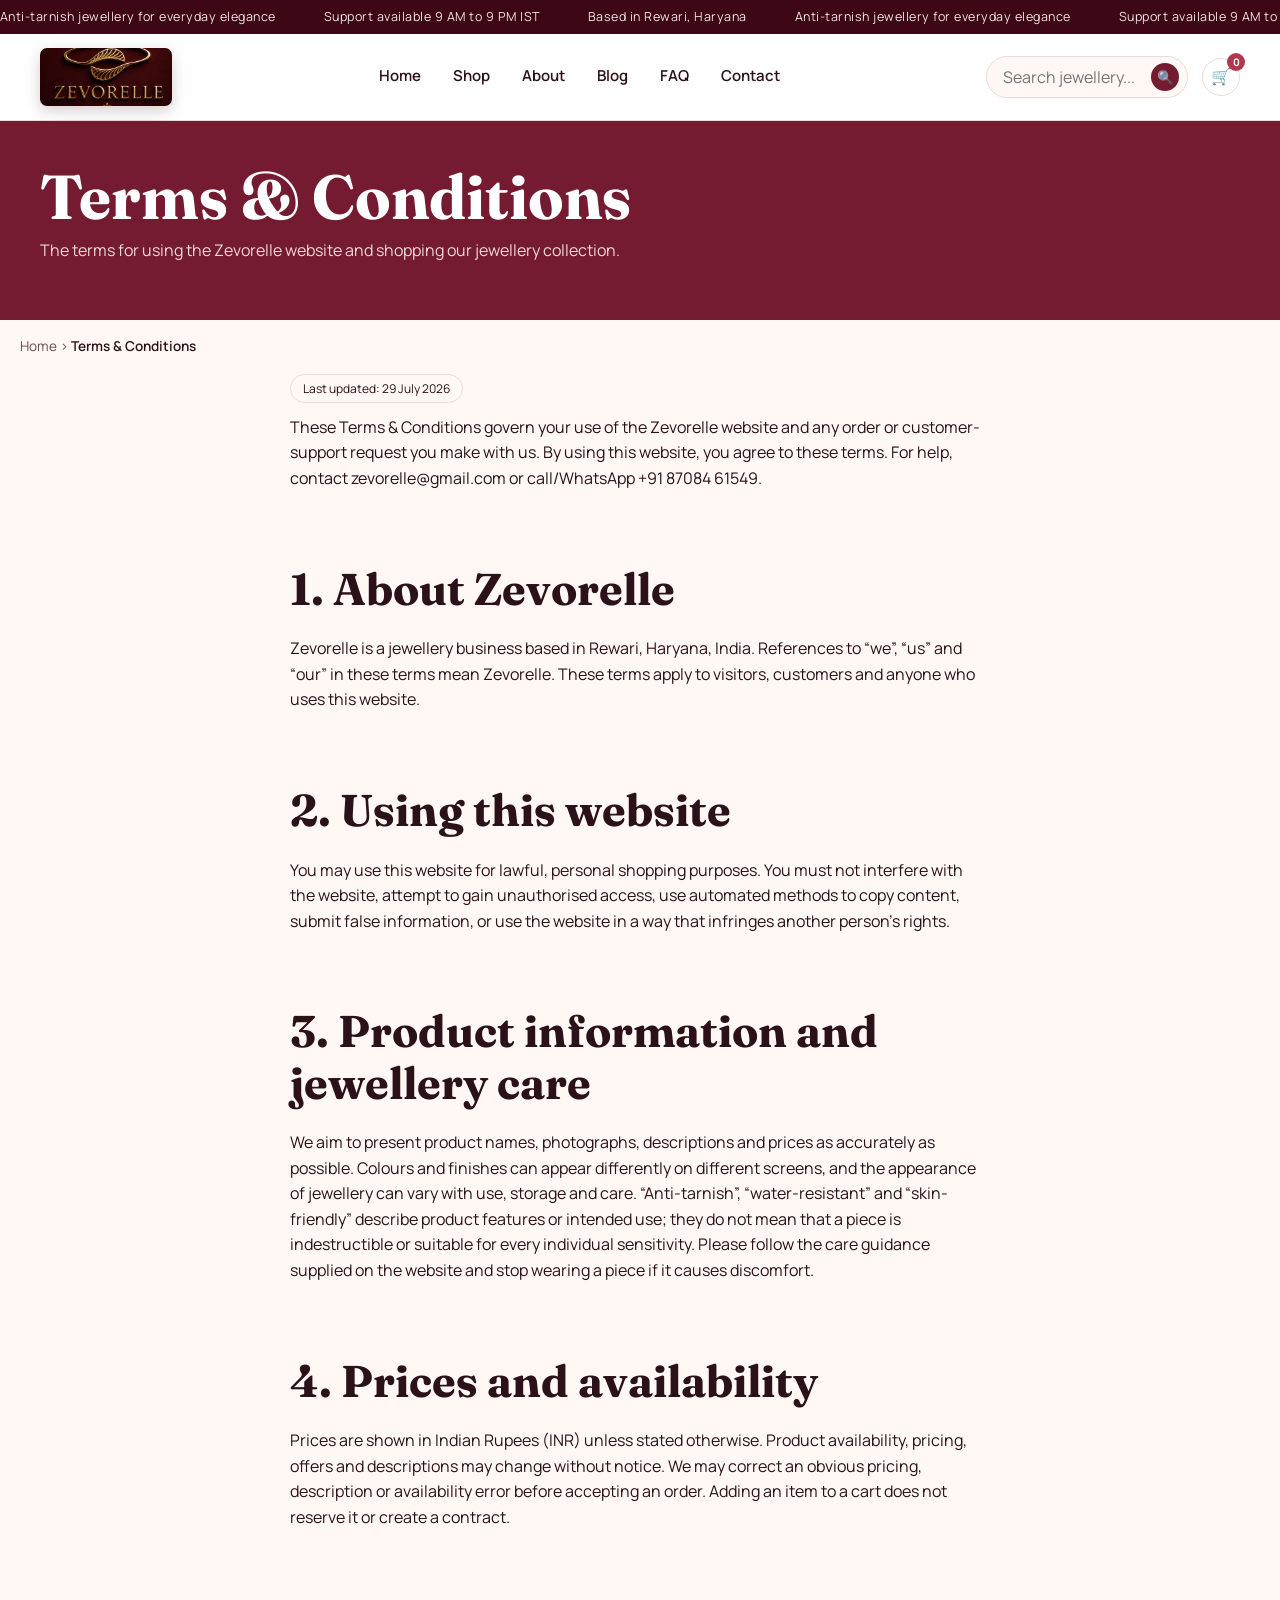
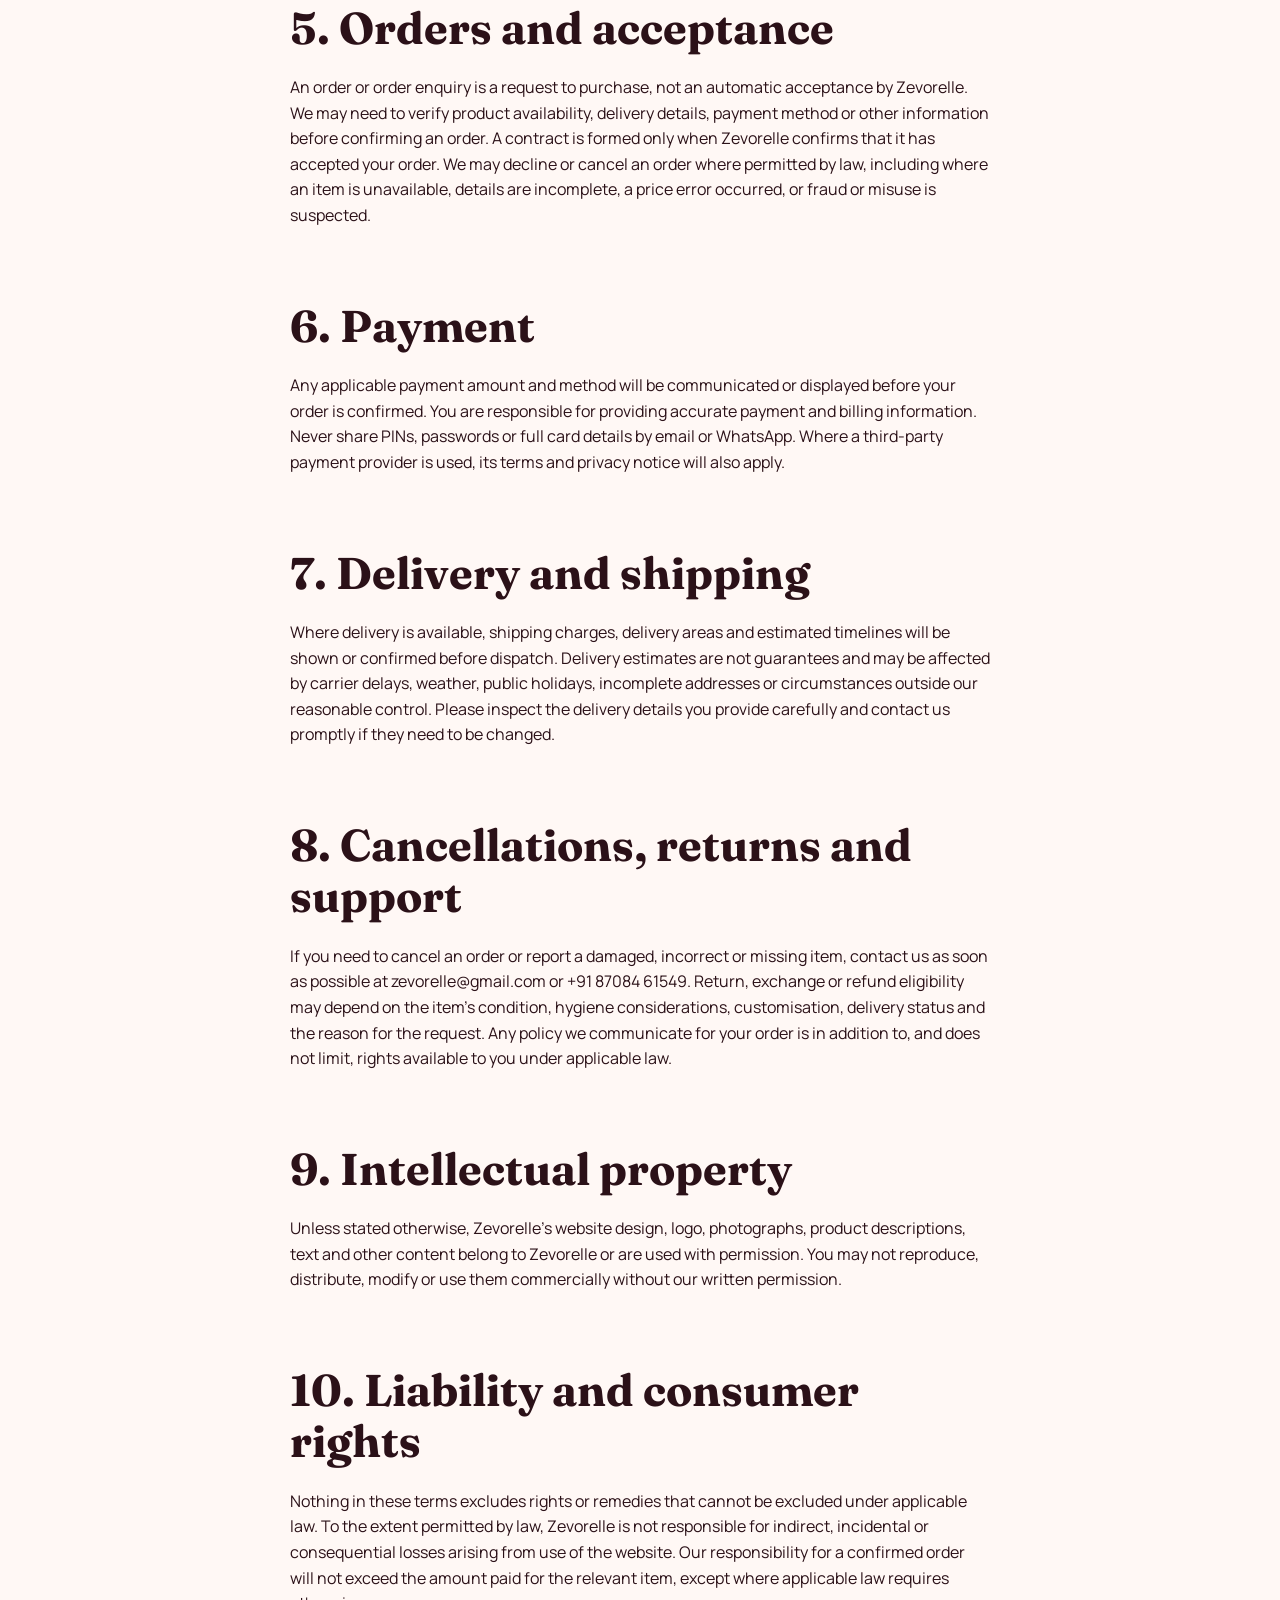
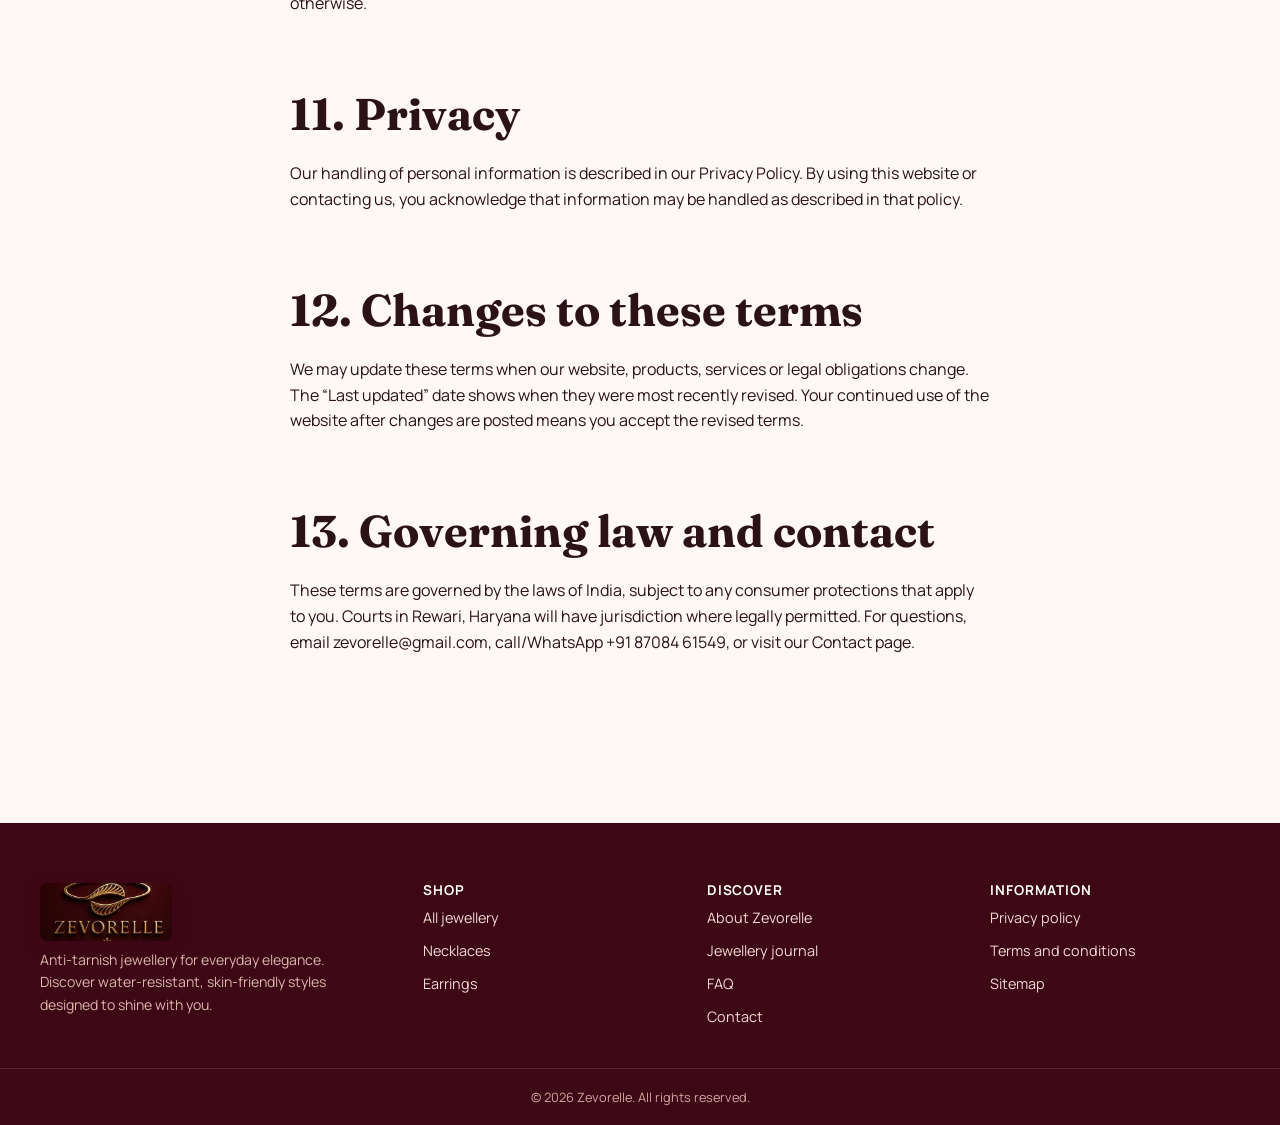
<file: terms.html>
<!doctype html>
<html lang="en-IN">
<head>
  <meta charset="utf-8" />
  <meta name="viewport" content="width=device-width, initial-scale=1" />
  <!-- Google Tag Manager -->
<script>(function(w,d,s,l,i){w[l]=w[l]||[];w[l].push({'gtm.start':
new Date().getTime(),event:'gtm.js'});var f=d.getElementsByTagName(s)[0],
j=d.createElement(s),dl=l!='dataLayer'?'&l='+l:'';j.async=true;j.src=
'https://www.googletagmanager.com/gtm.js?id='+i+dl;f.parentNode.insertBefore(j,f);
})(window,document,'script','dataLayer','GTM-TR93FRN9');</script>
<!-- End Google Tag Manager -->
  <title>Terms &amp; Conditions | Zevorelle Jewellery</title>
  <meta name="description" content="Read Zevorelle's Terms and Conditions for using our jewellery website, product information, orders and customer support." />
  <meta name="robots" content="index,follow" />
  <meta name="theme-color" content="#741B32" />
  <link rel="canonical" href="https://zevorelle.in/terms.html" />
  <link rel="icon" href="images/zevorelle-favicon.svg" type="image/svg+xml" />
  <link rel="preconnect" href="https://fonts.googleapis.com" />
  <link rel="preconnect" href="https://fonts.gstatic.com" crossorigin />
  <link href="https://fonts.googleapis.com/css2?family=Fraunces:opsz,wght@9..144,500;9..144,600;9..144,700&family=Manrope:wght@400;500;700;800&display=swap" rel="stylesheet" />
  <link rel="stylesheet" href="css/style.css" />
  <meta property="og:type" content="website" />
  <meta property="og:site_name" content="Zevorelle" />
  <meta property="og:title" content="Terms &amp; Conditions | Zevorelle Jewellery" />
  <meta property="og:description" content="The terms for using Zevorelle's jewellery website and placing an order." />
  <meta property="og:url" content="https://zevorelle.netlify.app/terms.html" />
  <meta property="og:image" content="https://zevorelle.netlify.app/images/brand/zevorelle-logo-400.webp" />
  <meta name="twitter:card" content="summary_large_image" />
  <meta name="twitter:title" content="Terms &amp; Conditions | Zevorelle Jewellery" />
  <meta name="twitter:description" content="The terms for using Zevorelle's jewellery website and placing an order." />
  <meta name="twitter:image" content="https://zevorelle.netlify.app/images/brand/zevorelle-logo-400.webp" />
  <script type="application/ld+json">
  {
    "@context":"https://schema.org",
    "@graph":[
      {
        "@type":"Organization",
        "@id":"https://zevorelle.netlify.app/#organization",
        "name":"Zevorelle",
        "url":"https://zevorelle.netlify.app/",
        "logo":"https://zevorelle.netlify.app/images/brand/zevorelle-logo-400.webp",
        "email":"zevorelle@gmail.com",
        "telephone":"+91-87084-61549",
        "address":{"@type":"PostalAddress","addressLocality":"Rewari","addressRegion":"Haryana","addressCountry":"IN"}
      },
      {
        "@type":"BreadcrumbList",
        "itemListElement":[
          {"@type":"ListItem","position":1,"name":"Home","item":"https://zevorelle.netlify.app/"},
          {"@type":"ListItem","position":2,"name":"Terms & Conditions","item":"https://zevorelle.netlify.app/terms.html"}
        ]
      }
    ]
  }
  </script>
</head>
<body>
  <a class="skip-link" href="#main">Skip to main content</a>
  <div class="ticker" aria-label="Zevorelle highlights">
    <div class="ticker__track">
      <span>Anti-tarnish jewellery for everyday elegance</span><span>Support available 9 AM to 9 PM IST</span><span>Based in Rewari, Haryana</span>
      <span>Anti-tarnish jewellery for everyday elegance</span><span>Support available 9 AM to 9 PM IST</span><span>Based in Rewari, Haryana</span>
    </div>
  </div>
  <header class="site-header">
    <div class="nav">
      <a href="index.html" class="brand" aria-label="Zevorelle home"><img class="brand__logo" src="images/brand/zevorelle-logo-400.webp" alt="" width="132" height="58" decoding="async" /></a>
      <nav class="nav__links" aria-label="Primary">
        <a href="index.html">Home</a><a href="shop.html">Shop</a><a href="about.html">About</a><a href="blog.html">Blog</a><a href="faq.html">FAQ</a><a href="contact.html">Contact</a>
      </nav>
      <div class="nav__actions">
        <form class="nav__search" role="search" data-search-form action="shop.html" method="get">
          <label for="nav-search" class="visually-hidden">Search jewellery</label>
          <input type="search" id="nav-search" name="q" placeholder="Search jewellery..." data-product-search />
          <button type="submit" aria-label="Search"><span aria-hidden="true">&#128269;</span></button>
        </form>
        <a class="icon-btn" href="shop.html" aria-label="View cart"><span aria-hidden="true">&#128722;</span><span class="cart-count" data-cart-count>0</span></a>
        <button class="nav__toggle" aria-label="Toggle menu" aria-expanded="false"><span aria-hidden="true">&#9776;</span></button>
      </div>
    </div>
  </header>

  <main id="main">
    <section class="page-hero" aria-labelledby="page-title">
      <div class="container">
        <h1 id="page-title">Terms &amp; Conditions</h1>
        <p>The terms for using the Zevorelle website and shopping our jewellery collection.</p>
      </div>
    </section>

    <nav class="breadcrumb container" aria-label="Breadcrumb"><a href="index.html">Home</a> <span aria-hidden="true">&rsaquo;</span> <span aria-current="page">Terms &amp; Conditions</span></nav>

    <section class="section" style="padding-top:0;">
      <div class="container prose">
        <p class="badge-pill">Last updated: 29 July 2026</p>
        <p>These Terms &amp; Conditions govern your use of the Zevorelle website and any order or customer-support request you make with us. By using this website, you agree to these terms. For help, contact <a href="mailto:zevorelle@gmail.com">zevorelle@gmail.com</a> or call/WhatsApp <a href="tel:+918708461549">+91 87084 61549</a>.</p>

        <h2>1. About Zevorelle</h2>
        <p>Zevorelle is a jewellery business based in Rewari, Haryana, India. References to “we”, “us” and “our” in these terms mean Zevorelle. These terms apply to visitors, customers and anyone who uses this website.</p>

        <h2>2. Using this website</h2>
        <p>You may use this website for lawful, personal shopping purposes. You must not interfere with the website, attempt to gain unauthorised access, use automated methods to copy content, submit false information, or use the website in a way that infringes another person’s rights.</p>

        <h2>3. Product information and jewellery care</h2>
        <p>We aim to present product names, photographs, descriptions and prices as accurately as possible. Colours and finishes can appear differently on different screens, and the appearance of jewellery can vary with use, storage and care. “Anti-tarnish”, “water-resistant” and “skin-friendly” describe product features or intended use; they do not mean that a piece is indestructible or suitable for every individual sensitivity. Please follow the care guidance supplied on the website and stop wearing a piece if it causes discomfort.</p>

        <h2>4. Prices and availability</h2>
        <p>Prices are shown in Indian Rupees (INR) unless stated otherwise. Product availability, pricing, offers and descriptions may change without notice. We may correct an obvious pricing, description or availability error before accepting an order. Adding an item to a cart does not reserve it or create a contract.</p>

        <h2>5. Orders and acceptance</h2>
        <p>An order or order enquiry is a request to purchase, not an automatic acceptance by Zevorelle. We may need to verify product availability, delivery details, payment method or other information before confirming an order. A contract is formed only when Zevorelle confirms that it has accepted your order. We may decline or cancel an order where permitted by law, including where an item is unavailable, details are incomplete, a price error occurred, or fraud or misuse is suspected.</p>

        <h2>6. Payment</h2>
        <p>Any applicable payment amount and method will be communicated or displayed before your order is confirmed. You are responsible for providing accurate payment and billing information. Never share PINs, passwords or full card details by email or WhatsApp. Where a third-party payment provider is used, its terms and privacy notice will also apply.</p>

        <h2>7. Delivery and shipping</h2>
        <p>Where delivery is available, shipping charges, delivery areas and estimated timelines will be shown or confirmed before dispatch. Delivery estimates are not guarantees and may be affected by carrier delays, weather, public holidays, incomplete addresses or circumstances outside our reasonable control. Please inspect the delivery details you provide carefully and contact us promptly if they need to be changed.</p>

        <h2>8. Cancellations, returns and support</h2>
        <p>If you need to cancel an order or report a damaged, incorrect or missing item, contact us as soon as possible at <a href="mailto:zevorelle@gmail.com">zevorelle@gmail.com</a> or <a href="tel:+918708461549">+91 87084 61549</a>. Return, exchange or refund eligibility may depend on the item’s condition, hygiene considerations, customisation, delivery status and the reason for the request. Any policy we communicate for your order is in addition to, and does not limit, rights available to you under applicable law.</p>

        <h2>9. Intellectual property</h2>
        <p>Unless stated otherwise, Zevorelle’s website design, logo, photographs, product descriptions, text and other content belong to Zevorelle or are used with permission. You may not reproduce, distribute, modify or use them commercially without our written permission.</p>

        <h2>10. Liability and consumer rights</h2>
        <p>Nothing in these terms excludes rights or remedies that cannot be excluded under applicable law. To the extent permitted by law, Zevorelle is not responsible for indirect, incidental or consequential losses arising from use of the website. Our responsibility for a confirmed order will not exceed the amount paid for the relevant item, except where applicable law requires otherwise.</p>

        <h2>11. Privacy</h2>
        <p>Our handling of personal information is described in our <a href="privacy-policy.html">Privacy Policy</a>. By using this website or contacting us, you acknowledge that information may be handled as described in that policy.</p>

        <h2>12. Changes to these terms</h2>
        <p>We may update these terms when our website, products, services or legal obligations change. The “Last updated” date shows when they were most recently revised. Your continued use of the website after changes are posted means you accept the revised terms.</p>

        <h2>13. Governing law and contact</h2>
        <p>These terms are governed by the laws of India, subject to any consumer protections that apply to you. Courts in Rewari, Haryana will have jurisdiction where legally permitted. For questions, email <a href="mailto:zevorelle@gmail.com">zevorelle@gmail.com</a>, call/WhatsApp <a href="tel:+918708461549">+91 87084 61549</a>, or visit our <a href="contact.html">Contact page</a>.</p>
      </div>
    </section>
  </main>

  <footer class="site-footer">
    <div class="footer__grid">
      <div class="footer__brand"><a href="index.html" class="brand" aria-label="Zevorelle home"><img class="brand__logo" src="images/brand/zevorelle-logo-400.webp" alt="" width="132" height="58" loading="lazy" decoding="async" /></a><p>Anti-tarnish jewellery for everyday elegance. Discover water-resistant, skin-friendly styles designed to shine with you.</p></div>
      <div><h4>Shop</h4><ul><li><a href="shop.html">All jewellery</a></li><li><a href="shop.html?cat=necklaces">Necklaces</a></li><li><a href="shop.html?cat=earrings">Earrings</a></li></ul></div>
      <div><h4>Discover</h4><ul><li><a href="about.html">About Zevorelle</a></li><li><a href="blog.html">Jewellery journal</a></li><li><a href="faq.html">FAQ</a></li><li><a href="contact.html">Contact</a></li></ul></div>
      <div><h4>Information</h4><ul><li><a href="privacy-policy.html">Privacy policy</a></li><li><a href="terms.html" aria-current="page">Terms and conditions</a></li><li><a href="sitemap.xml">Sitemap</a></li></ul></div>
    </div>
    <div class="footer__bottom">&copy; <span data-year>2026</span> Zevorelle. All rights reserved.</div>
  </footer>
  <script src="js/main.js"></script>
</body>
</html>
</file>
<file: css/style.css>
/* ==========================================================================
   EXPRESS STORE BY KAUSHAINDRA — MAIN STYLESHEET
   Author: Kaushaindra Kumar
   --------------------------------------------------------------------------
   DESIGN TOKENS (kept here as CSS custom properties so students can see how
   a real design system is organised instead of scattered magic numbers).
   ========================================================================== */

:root {
  /* Colour system */
  --color-ink: #2B1118;          /* primary text */
  --color-ink-soft: #6B4A51;     /* secondary text */
  --color-paper: #FFF8F5;        /* page background */
  --color-surface: #FFFFFF;      /* card / surface background */
  --color-teal: #741B32;         /* brand primary: maroon */
  --color-teal-dark: #3D0715;
  --color-gold: #D8AF3D;         /* brand accent: gold */
  --color-gold-dark: #9C6B0C;
  --color-coral: #B2384E;        /* sale / alert */
  --color-line: #EADBD9;         /* hairline borders */

  /* Type */
  --font-display: "Fraunces", Georgia, serif;
  --font-body: "Manrope", -apple-system, BlinkMacSystemFont, "Segoe UI", sans-serif;
  --font-mono: "Manrope", -apple-system, BlinkMacSystemFont, "Segoe UI", sans-serif;

  /* Scale */
  --step-0: clamp(0.95rem, 0.9rem + 0.2vw, 1rem);
  --step-1: clamp(1.1rem, 1rem + 0.4vw, 1.3rem);
  --step-2: clamp(1.4rem, 1.2rem + 0.8vw, 1.9rem);
  --step-3: clamp(1.9rem, 1.5rem + 1.6vw, 2.8rem);
  --step-4: clamp(2.4rem, 1.8rem + 2.6vw, 4rem);

  /* Layout */
  --max-width: 1240px;
  --radius-sm: 6px;
  --radius-md: 12px;
  --radius-lg: 22px;
  --shadow-card: 0 2px 4px rgba(20,37,35,0.04), 0 10px 24px -12px rgba(20,37,35,0.18);
  --shadow-pop: 0 20px 45px -18px rgba(20,37,35,0.35);
}

/* ==========================================================================
   RESET / BASE
   ========================================================================== */
*, *::before, *::after { box-sizing: border-box; }
html { scroll-behavior: smooth; }
body {
  margin: 0;
  font-family: var(--font-body);
  color: var(--color-ink);
  background: var(--color-paper);
  font-size: var(--step-0);
  line-height: 1.6;
  -webkit-font-smoothing: antialiased;
}
img { max-width: 100%; display: block; }
a { color: inherit; text-decoration: none; }
ul, ol { padding: 0; margin: 0; list-style: none; }
h1, h2, h3, h4 { font-family: var(--font-display); line-height: 1.15; margin: 0 0 0.5em; color: var(--color-ink); }
h1 { font-size: var(--step-4); }
h2 { font-size: var(--step-3); }
h3 { font-size: var(--step-2); }
p { margin: 0 0 1em; }
button { font-family: inherit; cursor: pointer; }
input, select, textarea { font-family: inherit; font-size: 1rem; }

/* Visible keyboard focus everywhere — accessibility requirement */
a:focus-visible, button:focus-visible, input:focus-visible,
select:focus-visible, textarea:focus-visible {
  outline: 3px solid var(--color-gold);
  outline-offset: 2px;
}

/* Respect reduced-motion users */
@media (prefers-reduced-motion: reduce) {
  *, *::before, *::after { animation-duration: 0.001ms !important; animation-iteration-count: 1 !important; transition-duration: 0.001ms !important; scroll-behavior: auto !important; }
}

.container { max-width: var(--max-width); margin: 0 auto; padding: 0 20px; }
.visually-hidden { position: absolute; width: 1px; height: 1px; overflow: hidden; clip: rect(0 0 0 0); white-space: nowrap; }
.skip-link {
  position: absolute; left: 12px; top: -60px; background: var(--color-teal); color: #fff;
  padding: 10px 16px; border-radius: var(--radius-sm); z-index: 1000; transition: top .2s ease;
}
.skip-link:focus { top: 12px; }

/* ==========================================================================
   TOP DELIVERY TICKER — signature element: express-delivery marquee
   ========================================================================== */
.ticker {
  background: var(--color-teal-dark);
  color: #FFF8F5;
  overflow: hidden;
  font-family: var(--font-mono);
  font-size: 0.78rem;
  letter-spacing: .04em;
}
.ticker__track {
  display: flex;
  width: max-content;
  gap: 3rem;
  padding: 7px 0;
  animation: ticker-scroll 26s linear infinite;
}
.ticker__track span { white-space: nowrap; opacity: .92; }
.ticker__track span strong { color: var(--color-gold); }
@keyframes ticker-scroll {
  from { transform: translateX(0); }
  to { transform: translateX(-50%); }
}

/* ==========================================================================
   HEADER / NAV
   ========================================================================== */
.site-header {
  background: var(--color-surface);
  border-bottom: 1px solid var(--color-line);
  position: sticky;
  top: 0;
  z-index: 100;
}
.nav {
  display: flex;
  align-items: center;
  justify-content: space-between;
  gap: 1.5rem;
  padding: 14px 20px;
  max-width: var(--max-width);
  margin: 0 auto;
}
.brand {
  display: inline-flex;
  align-items: center;
  flex: 0 0 auto;
  line-height: 0;
}
.brand__logo {
  display: block;
  width: 132px;
  height: 58px;
  object-fit: cover;
  object-position: center 51%;
  border-radius: 7px;
  box-shadow: 0 5px 15px rgba(61, 7, 21, 0.2);
  transition: transform .2s ease, box-shadow .2s ease;
}
.brand:hover .brand__logo { transform: translateY(-1px); box-shadow: 0 8px 18px rgba(61, 7, 21, 0.27); }

.nav__links {
  display: flex;
  gap: 1.75rem;
  font-size: 0.94rem;
  font-weight: 600;
}
.nav__links a { padding: 6px 2px; border-bottom: 2px solid transparent; transition: border-color .15s ease, color .15s ease; }
.nav__links a:hover, .nav__links a[aria-current="page"] { border-color: var(--color-gold); color: var(--color-teal-dark); }

.nav__actions { display: flex; align-items: center; gap: 14px; }
.nav__search {
  display: flex; align-items: center;
  border: 1px solid var(--color-line);
  border-radius: 100px;
  padding: 6px 8px 6px 14px;
  background: var(--color-paper);
}
.nav__search input { border: 0; background: transparent; width: 150px; outline: none; }
.nav__search button { border: 0; background: var(--color-teal); color: #fff; width: 28px; height: 28px; border-radius: 50%; display:grid; place-items:center; }

.icon-btn {
  border: 1px solid var(--color-line);
  background: var(--color-surface);
  width: 38px; height: 38px;
  border-radius: 50%;
  display: grid; place-items: center;
  position: relative;
  font-size: 1rem;
}
.cart-count {
  position: absolute; top: -6px; right: -6px;
  background: var(--color-coral); color: #fff;
  font-size: 0.65rem; font-weight: 700;
  width: 18px; height: 18px; border-radius: 50%;
  display: grid; place-items: center;
  font-family: var(--font-mono);
}
.nav__toggle { display: none; }

@media (max-width: 900px) {
  .nav__search { display: none; }
}
@media (max-width: 760px) {
  .brand__logo { width: 116px; height: 51px; }
  .nav__links {
    position: fixed; inset: 80px 0 auto 0; background: var(--color-surface);
    flex-direction: column; gap: 0; padding: 10px 20px 20px;
    border-bottom: 1px solid var(--color-line);
    transform: translateY(-130%); transition: transform .25s ease;
  }
  .nav__links.is-open { transform: translateY(0); }
  .nav__links a { padding: 12px 0; border-bottom: 1px solid var(--color-line); width: 100%; }
  .nav__toggle {
    display: grid; place-items: center;
    width: 38px; height: 38px; border: 1px solid var(--color-line); border-radius: 8px; background: var(--color-surface);
  }
}

/* ==========================================================================
   BUTTONS
   ========================================================================== */
.btn {
  display: inline-flex; align-items: center; justify-content: center; gap: 8px;
  padding: 13px 26px;
  border-radius: 100px;
  font-weight: 700;
  font-size: 0.95rem;
  border: 2px solid transparent;
  transition: transform .15s ease, box-shadow .15s ease, background .15s ease;
}
.btn:hover { transform: translateY(-2px); }
.btn-primary { background: var(--color-teal); color: #fff; box-shadow: var(--shadow-card); }
.btn-primary:hover { background: var(--color-teal-dark); }
.btn-gold { background: var(--color-gold); color: var(--color-teal-dark); }
.btn-gold:hover { background: var(--color-gold-dark); }
.btn-outline { border-color: var(--color-ink); color: var(--color-ink); background: transparent; }
.btn-outline:hover { background: var(--color-ink); color: #fff; }
.btn-sm { padding: 9px 18px; font-size: 0.85rem; }
.btn-block { width: 100%; }

/* ==========================================================================
   HERO
   ========================================================================== */
.hero {
  background: linear-gradient(180deg, var(--color-teal) 0%, var(--color-teal-dark) 100%);
  color: #FFF8F5;
  position: relative;
  overflow: hidden;
}
.hero__grid {
  max-width: var(--max-width); margin: 0 auto; padding: 64px 20px 80px;
  display: grid; grid-template-columns: 1.1fr 0.9fr; gap: 40px; align-items: center;
}
.eyebrow {
  display: inline-flex; align-items: center; gap: 8px;
  font-family: var(--font-mono); font-size: 0.75rem; letter-spacing: .08em; text-transform: uppercase;
  background: rgba(227,167,46,0.16); color: var(--color-gold);
  padding: 6px 14px; border-radius: 100px; margin-bottom: 18px;
}
.hero h1 { color: #fff; margin-bottom: 0.35em; }
.hero h1 em { font-style: normal; color: var(--color-gold); }
.hero p.lede { font-size: 1.1rem; color: #F3DDDA; max-width: 46ch; }
.hero__cta { display: flex; gap: 14px; margin-top: 28px; flex-wrap: wrap; }
.hero__stats { display: flex; gap: 28px; margin-top: 40px; flex-wrap: wrap; }
.hero__stats div strong { display: block; font-family: var(--font-display); font-size: 1.6rem; color: var(--color-gold); }
.hero__stats div span { font-size: 0.8rem; color: #E8C8C0; }

.hero__visual {
  background: var(--color-surface);
  border-radius: var(--radius-lg);
  padding: 26px;
  box-shadow: var(--shadow-pop);
  color: var(--color-ink);
  transform: rotate(2deg);
}
.hero__visual img { border-radius: var(--radius-md); }
.hero__visual .badge {
  display: flex; justify-content: space-between; align-items: center;
  margin-top: 14px; font-family: var(--font-mono); font-size: 0.82rem;
}
.hero__visual .badge .price { color: var(--color-teal); font-weight: 700; font-size: 1.1rem; }

@media (max-width: 860px) {
  .hero__grid { grid-template-columns: 1fr; padding-top: 44px; }
  .hero__visual { transform: none; max-width: 340px; }
}

/* ==========================================================================
   SECTIONS
   ========================================================================== */
.section { padding: 72px 0; }
.section--tight { padding: 48px 0; }
.section--alt { background: var(--color-surface); }
.section__head {
  display: flex; justify-content: space-between; align-items: flex-end; gap: 20px;
  margin-bottom: 34px; flex-wrap: wrap;
}
.section__head p { color: var(--color-ink-soft); max-width: 55ch; }
.section__kicker {
  font-family: var(--font-mono); text-transform: uppercase; letter-spacing: .08em;
  font-size: 0.75rem; color: var(--color-teal); font-weight: 700; margin-bottom: 6px; display:block;
}

/* Category chips */
.chip-row { display: flex; gap: 10px; flex-wrap: wrap; margin: 26px 0 40px; }
.chip {
  border: 1px solid var(--color-line); background: var(--color-surface);
  padding: 9px 18px; border-radius: 100px; font-size: 0.86rem; font-weight: 600;
}
.chip[aria-current="true"], .chip:hover { background: var(--color-teal); color: #fff; border-color: var(--color-teal); }

/* ==========================================================================
   PRODUCT GRID / CARD
   ========================================================================== */
.product-grid {
  display: grid;
  grid-template-columns: repeat(auto-fill, minmax(240px, 1fr));
  gap: 24px;
}
.product-card {
  background: var(--color-surface);
  border-radius: var(--radius-md);
  border: 1px solid var(--color-line);
  overflow: hidden;
  display: flex; flex-direction: column;
  transition: box-shadow .2s ease, transform .2s ease;
}
.product-card:hover { box-shadow: var(--shadow-card); transform: translateY(-3px); }
.product-card__media { position: relative; aspect-ratio: 1 / 1; background: var(--color-paper); overflow:hidden; }
.product-card__media img { width: 100%; height: 100%; object-fit: cover; }
.product-card__badge {
  position: absolute; top: 10px; left: 10px;
  background: var(--color-coral); color: #fff; font-size: 0.68rem; font-weight: 700;
  padding: 4px 10px; border-radius: 100px; font-family: var(--font-mono);
}
.product-card__wishlist {
  position: absolute; top: 10px; right: 10px;
  background: rgba(255,255,255,0.9); border: 0; width: 30px; height: 30px; border-radius: 50%;
}
.product-card__body { padding: 16px; display: flex; flex-direction: column; gap: 6px; flex-grow: 1; }
.product-card__cat { font-family: var(--font-mono); font-size: 0.7rem; color: var(--color-ink-soft); text-transform: uppercase; letter-spacing: .05em; }
.product-card__title { font-size: 1rem; font-weight: 700; margin: 0; }
.product-card__title a::after { content: ""; position:absolute; inset:0; }
.product-card__rating { font-size: 0.8rem; color: var(--color-gold-dark); }
.product-card__price { margin-top: auto; display: flex; align-items: baseline; gap: 8px; }
.product-card__price .now { font-family: var(--font-mono); font-weight: 700; font-size: 1.1rem; color: var(--color-teal-dark); }
.product-card__price .was { text-decoration: line-through; color: var(--color-ink-soft); font-size: 0.85rem; }
.product-card__footer { padding: 0 16px 16px; position: relative; }

.toolbar {
  display: flex; justify-content: space-between; align-items: center; gap: 16px; flex-wrap: wrap;
  margin-bottom: 22px; padding: 14px 18px; background: var(--color-surface);
  border: 1px solid var(--color-line); border-radius: var(--radius-md);
}
.toolbar select {
  border: 1px solid var(--color-line); border-radius: var(--radius-sm); padding: 8px 12px; background: var(--color-paper);
}

/* ==========================================================================
   TESTIMONIALS
   ========================================================================== */
.testimonial-grid { display: grid; grid-template-columns: repeat(auto-fit, minmax(260px,1fr)); gap: 22px; }
.testimonial {
  background: var(--color-surface); border: 1px solid var(--color-line); border-radius: var(--radius-md);
  padding: 24px;
}
.testimonial__stars { color: var(--color-gold-dark); margin-bottom: 10px; }
.testimonial__who { display: flex; align-items: center; gap: 10px; margin-top: 16px; }
.testimonial__avatar {
  width: 40px; height: 40px; border-radius: 50%; background: var(--color-teal); color: #fff;
  display: grid; place-items: center; font-family: var(--font-mono); font-weight: 700;
}
.testimonial__who strong { display:block; font-size:0.9rem; }
.testimonial__who span { font-size: 0.78rem; color: var(--color-ink-soft); }

/* ==========================================================================
   NEWSLETTER
   ========================================================================== */
.newsletter {
  background: var(--color-gold);
  border-radius: var(--radius-lg);
  padding: 44px; text-align: center;
  color: var(--color-teal-dark);
}
.newsletter h2 { margin-bottom: 6px; }
.newsletter form { display: flex; gap: 10px; max-width: 420px; margin: 22px auto 0; flex-wrap: wrap; justify-content:center; }
.newsletter input[type="email"] {
  flex: 1; min-width: 220px; padding: 13px 18px; border-radius: 100px; border: 2px solid var(--color-teal-dark);
}
.newsletter small { display:block; margin-top:10px; font-size:0.78rem; }

/* ==========================================================================
   FOOTER
   ========================================================================== */
.site-footer { background: var(--color-teal-dark); color: #F1D9D2; margin-top: 80px; }
.site-footer .brand { color: var(--color-gold) !important; }
.footer__grid {
  max-width: var(--max-width); margin: 0 auto; padding: 60px 20px 30px;
  display: grid; grid-template-columns: 1.4fr 1fr 1fr 1fr; gap: 34px;
}
.footer__grid h4 { color: #fff; font-family: var(--font-mono); font-size: 0.85rem; text-transform: uppercase; letter-spacing: .06em; }
.footer__grid ul li { margin-bottom: 10px; font-size: 0.9rem; }
.footer__grid a:hover { color: var(--color-gold); }
.footer__brand p { color: #D9B5AC; font-size: 0.88rem; max-width: 32ch; }
.footer__bottom {
  border-top: 1px solid rgba(255,255,255,0.12);
  padding: 18px 20px; font-size: 0.8rem; text-align: center; color: #CFA59D;
}
.footer__bottom a { text-decoration: underline; }
@media (max-width: 760px) { .footer__grid { grid-template-columns: 1fr 1fr; } }

/* ==========================================================================
   BREADCRUMB
   ========================================================================== */
.breadcrumb { font-size: 0.85rem; color: var(--color-ink-soft); padding: 16px 0; }
.breadcrumb a:hover { color: var(--color-teal); text-decoration: underline; }
.breadcrumb span[aria-current] { color: var(--color-ink); font-weight: 600; }

/* ==========================================================================
   PAGE HEADER (inner pages)
   ========================================================================== */
.page-hero {
  background: var(--color-teal);
  color: #fff;
  padding: 40px 0;
}
.page-hero h1 { color: #fff; margin: 0; }
.page-hero p { color: #F1D9D2; margin-top: 6px; }

/* ==========================================================================
   GENERIC CONTENT / PROSE (about, blog, legal pages)
   ========================================================================== */
.prose { max-width: 74ch; }
.prose h2 { margin-top: 1.6em; }
.prose ul, .prose ol { padding-left: 1.4em; list-style: disc; margin-bottom: 1em; }
.prose ol { list-style: decimal; }
.prose li { margin-bottom: 0.4em; }

.two-col { display: grid; grid-template-columns: 1fr 1fr; gap: 50px; align-items: start; }
@media (max-width: 800px) { .two-col { grid-template-columns: 1fr; } }

/* Team / value cards */
.value-grid { display: grid; grid-template-columns: repeat(auto-fit, minmax(220px,1fr)); gap: 20px; }
.value-card { background: var(--color-surface); border: 1px solid var(--color-line); border-radius: var(--radius-md); padding: 22px; }
.value-card__icon { font-size: 1.6rem; margin-bottom: 10px; }

/* FAQ accordion */
.accordion { border-top: 1px solid var(--color-line); }
.accordion details { border-bottom: 1px solid var(--color-line); padding: 16px 0; }
.accordion summary { font-weight: 700; cursor: pointer; font-size: 1.02rem; display:flex; justify-content:space-between; align-items:center; }
.accordion summary::-webkit-details-marker { display:none; }
.accordion summary::after { content: "+"; font-family: var(--font-mono); font-size:1.3rem; color: var(--color-teal); }
.accordion details[open] summary::after { content: "\2212"; }
.accordion p { margin-top: 10px; color: var(--color-ink-soft); }

/* Blog */
.post-grid { display: grid; grid-template-columns: repeat(auto-fill, minmax(280px,1fr)); gap: 26px; }
.post-card { background: var(--color-surface); border:1px solid var(--color-line); border-radius: var(--radius-md); overflow:hidden; }
.post-card__media { height: clamp(185px, 18vw, 235px); margin: 0; overflow: hidden; background: var(--color-paper); }
.post-card__media img { width: 100%; height: 100%; max-width: none; object-fit: cover; object-position: center; transition: transform .35s ease; }
.post-card__media img.blog-image--care { object-position: center 58%; }
.post-card__media img.blog-image--guide { object-position: 58% center; }
.post-card__media img.blog-image--style { object-position: center 55%; }
.post-card__media img.blog-image--gift { object-position: 68% center; }
.post-card:hover .post-card__media img { transform: scale(1.03); }
.post-card__body { padding: 18px; }
.post-card__meta { font-family: var(--font-mono); font-size: 0.72rem; color: var(--color-ink-soft); text-transform: uppercase; margin-bottom:6px; }
.post-card h3 { font-size: 1.15rem; }
.post-card__body a.stretched::after { content:""; position:absolute; inset:0; }
.post-card { position: relative; }
@media (max-width: 600px) { .post-card__media { height: 210px; } }

/* Contact */
.contact-form { display: grid; gap: 16px; }
.form-row { display: grid; gap: 6px; }
.form-row label { font-weight: 700; font-size: 0.88rem; }
.form-row input, .form-row select, .form-row textarea {
  border: 1px solid var(--color-line); border-radius: var(--radius-sm); padding: 12px 14px; background: var(--color-surface);
}
.contact-info-card { background: var(--color-teal); color: #fff; border-radius: var(--radius-lg); padding: 30px; }
.contact-info-card h3 { color: #fff; }
.contact-info-card ul li { margin-bottom: 14px; font-size: 0.92rem; }
.contact-info-card a:hover { color: var(--color-gold); }

/* Product details page */
.pd-grid { display: grid; grid-template-columns: 1fr 1fr; gap: 50px; }
@media (max-width: 860px) { .pd-grid { grid-template-columns: 1fr; } }
.pd-gallery__main { border-radius: var(--radius-md); overflow: hidden; border:1px solid var(--color-line); margin-bottom: 12px; }
.pd-gallery__thumbs { display: flex; gap: 10px; }
.pd-gallery__thumbs img { width: 70px; height: 70px; object-fit: cover; border-radius: 8px; border: 2px solid var(--color-line); cursor: pointer; }
.pd-gallery__thumbs img.active { border-color: var(--color-teal); }
.pd-price { display: flex; align-items: baseline; gap: 12px; margin: 14px 0; }
.pd-price .now { font-family: var(--font-mono); font-size: 1.8rem; font-weight: 700; color: var(--color-teal-dark); }
.pd-price .was { text-decoration: line-through; color: var(--color-ink-soft); }
.pd-price .save { background: rgba(214,69,69,0.1); color: var(--color-coral); font-size: 0.78rem; padding: 4px 10px; border-radius: 100px; font-weight:700; }
.pd-meta { display:flex; gap:18px; flex-wrap:wrap; font-size:0.85rem; color: var(--color-ink-soft); margin: 14px 0 22px; }
.pd-qty { display:flex; align-items:center; border:1px solid var(--color-line); border-radius:100px; width: fit-content; }
.pd-qty button { border:0; background:transparent; width:36px; height:36px; font-size:1.1rem; }
.pd-qty span { width: 32px; text-align:center; font-family: var(--font-mono); }
.pd-actions { display:flex; gap:12px; margin: 22px 0; flex-wrap: wrap; }
.pd-tabs { border-top: 1px solid var(--color-line); margin-top: 30px; }

/* Utility */
.mt-lg { margin-top: 60px; }
.text-center { text-align: center; }
.badge-pill { display:inline-block; background: var(--color-paper); border:1px solid var(--color-line); padding: 4px 12px; border-radius: 100px; font-size: 0.75rem; font-family: var(--font-mono); }

/* 404 page */
.error-hero { text-align: center; padding: 100px 20px; }
.error-hero .code { font-family: var(--font-display); font-size: clamp(4rem, 18vw, 9rem); color: var(--color-teal); line-height:1; margin-bottom: 0; }

.error-image{
    display:block;
    max-width:400px;
    width:100%;
    height:auto;
    margin:20px auto;
}
</file>
